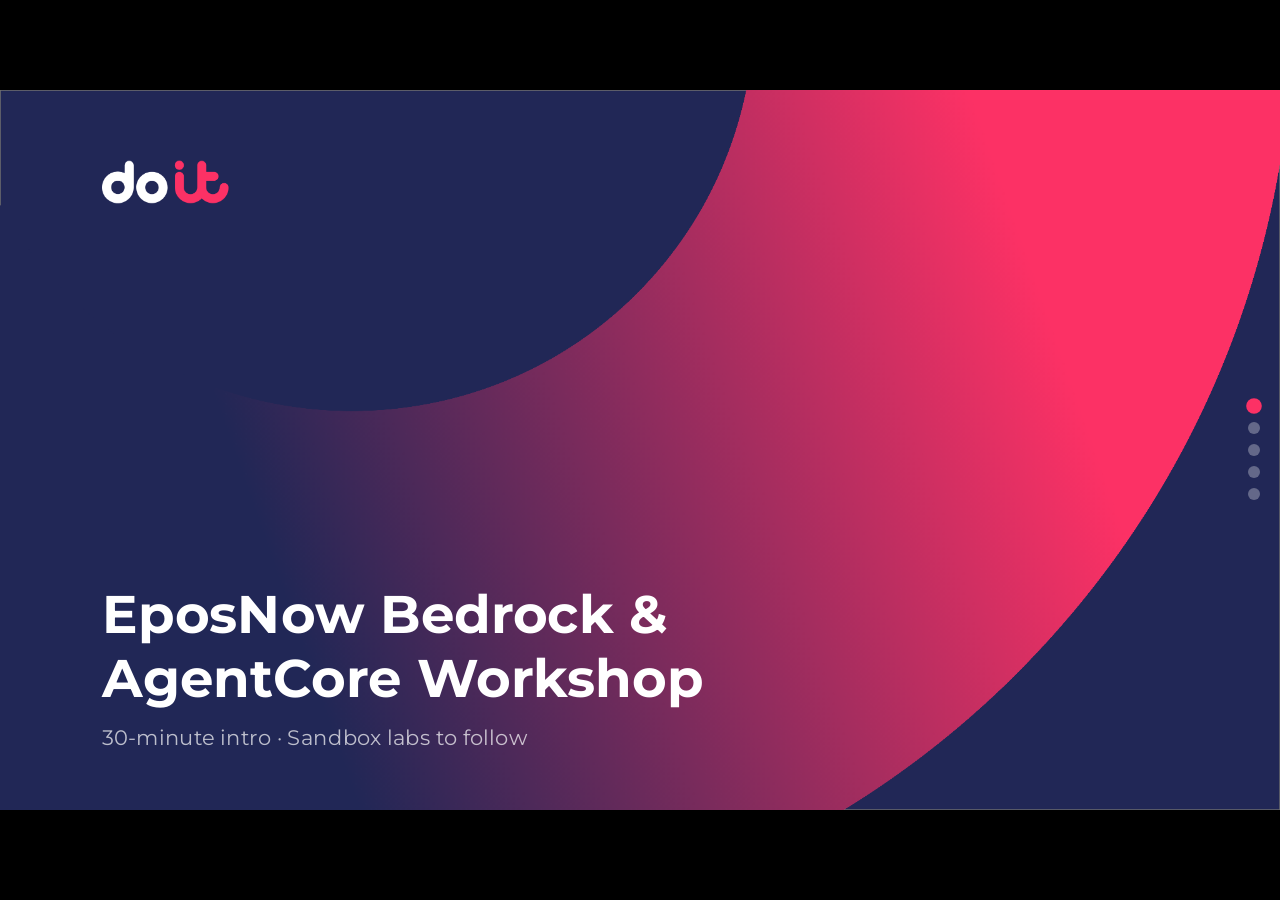
<file: slides/eposnow-bedrock-agentcore-workshop/index.html>
<!DOCTYPE html>
<html lang="en">
<head>
<meta charset="UTF-8">
<meta name="viewport" content="width=device-width, initial-scale=1.0">
<title>EposNow Bedrock &amp; AgentCore Workshop</title>
<link rel="preconnect" href="https://fonts.googleapis.com">
<link rel="preconnect" href="https://fonts.gstatic.com" crossorigin>
<link href="https://fonts.googleapis.com/css2?family=Montserrat:ital,wght@0,300;0,400;0,500;0,600;0,700;1,400&family=Quicksand:wght@400;500;600;700&display=swap" rel="stylesheet">
<style>
  :root {
    --bg-dark: #000433;
    --accent-pink: #FC3165;
    --text-white: #FFFFFF;
    --text-gray: rgba(255, 255, 255, 0.7);
    --line-pink: rgba(252, 49, 101, 0.5);
    --ease-out-expo: cubic-bezier(0.16, 1, 0.3, 1);
    --duration-normal: 0.6s;
  }
  body, html { margin:0; padding:0; background:#000; overflow:hidden; width:100vw; height:100vh; }
  .slide {
    width:1920px; height:1080px; background-color:var(--bg-dark);
    position:absolute; top:50%; left:50%;
    transform:translate(-50%,-50%) scale(var(--scale-factor,1));
    overflow:hidden; font-family:'Montserrat',sans-serif; color:var(--text-white);
    background-size:cover; background-position:center; background-repeat:no-repeat;
    opacity:0; visibility:hidden; transition:opacity 0.5s ease, visibility 0.5s ease;
  }
  .slide.active { opacity:1; visibility:visible; z-index:10; }
  .progress-bar { position:fixed; top:0; left:0; height:4px; background:var(--accent-pink); transition:width 0.3s ease; z-index:1000; }
  .nav-dots { position:fixed; right:20px; top:50%; transform:translateY(-50%); display:flex; flex-direction:column; gap:10px; z-index:1000; }
  .nav-dot { width:12px; height:12px; border-radius:50%; background:rgba(255,255,255,0.3); cursor:pointer; transition:background 0.3s ease, transform 0.3s ease; }
  .nav-dot.active { background:var(--accent-pink); transform:scale(1.3); }
  .slide-title-bg { background-image:url('assets/bg-title.png'); }
  .slide-content-bg { background-image:url('assets/bg-content.png'); }
  .logo-top-left { position:absolute; top:106px; left:153px; width:190px; }
  .footer { position:absolute; bottom:50px; right:50px; display:flex; align-items:center; gap:15px; }
  .footer span { font-size:20px; color:var(--text-gray); font-weight:400; }
  .footer img { height:35px; }
  h1 { font-family:'Montserrat',sans-serif; font-size:72px; font-weight:700; margin:0; position:absolute; top:96px; left:80px; }
  .title-slide-text { position:absolute; bottom:150px; left:153px; font-size:80px; font-weight:700; width:1600px; line-height:1.2; }
  .title-subtitle { position:absolute; bottom:90px; left:153px; font-size:32px; font-weight:400; color:var(--text-gray); }
  .content-area { position:absolute; top:190px; left:80px; right:80px; font-size:28px; line-height:1.4; font-weight:400; }
  .subtitle { font-size:32px; font-weight:600; margin-bottom:10px; }
  .intro-text { margin-bottom:20px; color:var(--text-gray); }
  ul { margin:0; padding-left:40px; list-style-type:disc; font-size:40px; line-height:1.6; }
  li { margin-bottom:15px; }
  ul ul { margin-top:15px; list-style-type:circle; font-size:36px; }
  .two-col { display:grid; grid-template-columns:1fr 1fr; gap:25px; }
  .two-col-box { background:rgba(255,255,255,0.05); padding:25px; border-radius:10px; }
  .two-col-box h3 { font-size:28px; margin:0 0 12px 0; color:var(--accent-pink); }
  .two-col-box ul { font-size:24px; padding-left:25px; }
  .two-col-box li { margin-bottom:10px; font-size:24px; }
  .two-col-box .example { font-size:20px; color:var(--text-gray); background:rgba(0,0,0,0.3); padding:12px 16px; border-radius:8px; margin-top:12px; border-left:3px solid var(--accent-pink); }
  .three-col { display:grid; grid-template-columns:1fr 1fr 1fr; gap:20px; }
  .col-box { background:rgba(255,255,255,0.05); padding:25px; border-radius:10px; border-top:4px solid var(--accent-pink); }
  .col-box h3 { font-size:26px; margin:0 0 12px 0; color:var(--accent-pink); }
  .col-box p, .col-box li { font-size:22px; line-height:1.5; }
  .col-box ul { font-size:22px; padding-left:25px; }
  .col-box li { margin-bottom:8px; }
  .callout { background:rgba(252,49,101,0.1); border:2px solid var(--accent-pink); border-radius:12px; padding:25px 30px; font-size:28px; font-weight:500; margin-top:20px; }
  .callout-icon { font-size:32px; margin-right:10px; }
  .reveal { opacity:0; transform:translateY(30px); transition:opacity var(--duration-normal) var(--ease-out-expo), transform var(--duration-normal) var(--ease-out-expo); }
  .slide.active .reveal { opacity:1; transform:translateY(0); }
  .reveal:nth-child(1){transition-delay:0.1s} .reveal:nth-child(2){transition-delay:0.2s} .reveal:nth-child(3){transition-delay:0.3s}
  .reveal:nth-child(4){transition-delay:0.4s} .reveal:nth-child(5){transition-delay:0.5s} .reveal:nth-child(6){transition-delay:0.6s}
  .reveal:nth-child(7){transition-delay:0.7s} .reveal:nth-child(8){transition-delay:0.8s}
  .click-reveal { opacity:0; transform:translateY(20px); transition:opacity 0.4s var(--ease-out-expo), transform 0.4s var(--ease-out-expo); cursor:pointer; }
  .click-reveal.visible { opacity:1; transform:translateY(0); }
  .click-hint { font-size:18px; color:var(--text-gray); font-style:italic; margin-top:15px; opacity:0.6; }
  .step-number { display:inline-block; width:40px; height:40px; line-height:40px; text-align:center; border-radius:50%; background:var(--accent-pink); color:#fff; font-weight:700; font-size:20px; margin-right:12px; flex-shrink:0; }
  .step-row { display:flex; align-items:flex-start; margin-bottom:20px; }
  .step-content { flex:1; }
  .step-content h4 { font-size:26px; margin:0 0 6px 0; font-weight:600; }
  .step-content p { font-size:22px; margin:0; color:var(--text-gray); line-height:1.4; }
  .step-content a { color:var(--accent-pink); text-decoration:none; font-weight:500; }
  .closing-list { list-style:none; padding:0; }
  .closing-list li { font-size:30px; margin-bottom:20px; padding-left:30px; position:relative; }
  .closing-list li::before { content:'→'; position:absolute; left:0; color:var(--accent-pink); font-weight:700; }

  @media print {
    @page { size:1920px 1080px; margin:0; }
    body, html { overflow:visible!important; height:auto!important; }
    .slide { position:relative!important; transform:none!important; opacity:1!important; visibility:visible!important; page-break-after:always; break-after:page; top:auto!important; left:auto!important; -webkit-print-color-adjust:exact; print-color-adjust:exact; }
    .nav-dots,.progress-bar,#speaker-notes-panel { display:none!important; }
    .reveal { opacity:1!important; transform:none!important; }
    .click-reveal { opacity:1!important; transform:none!important; }
  }

  body.presenter-mode .slide { left:8.5%!important; transform:translate(-50%,-50%) scale(calc(var(--scale-factor)*0.15))!important; }
  #speaker-notes-panel { position:fixed; top:0; right:-100%; width:83.33%; min-width:800px; height:100vh; background:#111; color:#fff; z-index:2000; transition:right 0.3s ease; border-left:2px solid var(--accent-pink); display:flex; flex-direction:column; font-family:'Quicksand',sans-serif; }
  body.presenter-mode #speaker-notes-panel { right:0; }
  #speaker-notes-header { background:#000; padding:20px; border-bottom:1px solid #333; font-weight:bold; font-size:24px; display:flex; justify-content:space-between; align-items:center; }
  .font-controls { display:flex; gap:10px; margin-right:30px; }
  .font-btn { background:#333; color:#fff; border:1px solid #555; border-radius:4px; width:36px; height:36px; font-size:24px; cursor:pointer; display:flex; align-items:center; justify-content:center; }
  .font-btn:hover { background:var(--accent-pink); border-color:var(--accent-pink); }
  .time-container { display:flex; gap:30px; align-items:center; }
  .time-block { display:flex; flex-direction:column; align-items:flex-end; }
  .time-label { font-size:14px; color:var(--text-gray); text-transform:uppercase; letter-spacing:1px; margin-bottom:4px; }
  #clock, #timer { color:var(--accent-pink); font-family:monospace; font-size:32px; }
  #speaker-notes-content { padding:40px; flex-grow:1; overflow-y:auto; font-size:32px; line-height:1.6; color:#ddd; }
  #speaker-notes-content p { margin-top:0; margin-bottom:25px; }
  #speaker-notes-content ul { font-size:32px; padding-left:30px; margin-bottom:25px; }
  #speaker-notes-content li { margin-bottom:15px; }
  .notes { display:none!important; }
</style>
</head>
<body>

<!-- Speaker Notes Panel -->
<div id="speaker-notes-panel">
  <div id="speaker-notes-header">
    <div style="display:flex;align-items:center;">
      <span style="margin-right:30px;">Speaker Notes</span>
      <div class="font-controls">
        <button class="font-btn" id="font-decrease" title="Decrease Font Size">-</button>
        <button class="font-btn" id="font-increase" title="Increase Font Size">+</button>
      </div>
    </div>
    <div class="time-container">
      <div class="time-block"><span class="time-label">Timer</span><span id="timer">00:00:00</span></div>
      <div class="time-block"><span class="time-label">Clock</span><span id="clock">00:00</span></div>
    </div>
  </div>
  <div id="speaker-notes-content">Press 'S' to toggle this panel.</div>
</div>
<!-- ==================== SLIDE 1: TITLE ==================== -->
<div class="slide slide-title-bg" id="slide1">
  <img src="assets/logo-large.png" alt="DoiT" class="logo-top-left reveal">
  <div class="title-slide-text reveal">EposNow Bedrock &amp;<br>AgentCore Workshop</div>
  <div class="title-subtitle reveal">30-minute intro · Sandbox labs to follow</div>
  <div class="notes">
    <p>Welcome, everyone. Thanks for carving out time for this.</p>
    <p>Quick logistics: this first 30 minutes is context-setting. No labs yet. After this, you'll break into sandbox environments and get hands-on with Bedrock and AgentCore directly.</p>
    <p>There are roughly 17 of you here today. If you have questions during the intro, raise them as we go. If they're lab-specific, hold them for the breakout.</p>
    <p>My goal is simple: give you enough context to know what these tools actually do, what they don't do, and why they're worth your time this afternoon.</p>
  </div>
</div>

<!-- ==================== SLIDE 2: WHY THIS MATTERS ==================== -->
<div class="slide slide-content-bg" id="slide2">
  <h1 class="reveal">Why This Matters</h1>
  <div class="content-area">
    <div class="subtitle reveal">Grounded in EposNow's actual priorities</div>
    <ul class="reveal">
      <li>Database performance under growth — query latency, connection pooling, scaling reads</li>
      <li class="click-reveal">Cost pressure — doing more without linear spend increases</li>
      <li class="click-reveal">Team enablement — your engineers building confidently, not blocked by tooling gaps</li>
    </ul>
    <div class="callout click-reveal">
      <span class="callout-icon">⚡</span>
      Bedrock and AgentCore are opportunities on the table, but they're tools, not magic. Your primary wins are still in database stability and cost control.
    </div>
    <p class="click-hint reveal">Click to reveal points</p>
  </div>
  <div class="footer reveal">
    <span>Confidential</span>
    <img src="assets/logo-small.png" alt="DoiT">
  </div>
  <div class="notes">
    <p>Start here because it's easy to lead with shiny AI features. That's not what this session is about.</p>
    <p>EposNow's immediate pain points are well understood:</p>
    <ul>
      <li>Your databases are under pressure from transaction growth. You're seeing latency creep, and connection management is getting harder as you scale horizontally.</li>
      <li>Cost discipline matters. You're an enterprise that needs to grow capability without proportional cost increases. Every new tool has to justify its compute spend.</li>
      <li>Team velocity. You have good engineers, but they need to move fast with confidence. That means clear tooling, good documentation, and patterns they can repeat.</li>
    </ul>
    <p>The callout is intentional: Bedrock and AgentCore are genuinely useful, but they sit on top of a stable foundation. If your data layer is shaky, AI features won't save you. They'll amplify the problem.</p>
    <p>So today's framing: these are tools that can accelerate specific workflows. Let's see what they actually do.</p>
  </div>
</div>

<!-- ==================== SLIDE 3: BEDROCK VS AGENTCORE ==================== -->
<div class="slide slide-content-bg" id="slide3">
  <h1 class="reveal">Bedrock vs AgentCore</h1>
  <div class="content-area">
    <div class="two-col reveal">
      <div class="two-col-box">
        <h3>Amazon Bedrock</h3>
        <ul>
          <li>Model access — Claude, Llama, Titan, Cohere</li>
          <li>RAG (Retrieval-Augmented Generation)</li>
          <li>Prompt engineering and guardrails</li>
          <li>Single-turn inference, knowledge bases</li>
        </ul>
        <div class="example click-reveal">
          <strong>Example:</strong> A customer asks "what's your returns policy for sale items?" — Bedrock retrieves the right policy doc and generates a precise answer. One question, one answer, done.
        </div>
      </div>
      <div class="two-col-box">
        <h3>Amazon AgentCore</h3>
        <ul>
          <li>Multi-step orchestration</li>
          <li>Tool use and system integration</li>
          <li>Workflow chaining and decision logic</li>
          <li>Agent identity, memory, session management</li>
        </ul>
        <div class="example click-reveal">
          <strong>Example:</strong> An agent checks order status, finds a delivery exception, looks up the refund policy, drafts a resolution email, and queues it for approval. Five steps, no human in the loop until sign-off.
        </div>
      </div>
    </div>
    <div class="callout click-reveal">
      <span class="callout-icon">🔑</span>
      Bedrock is the brain. AgentCore is the hands. You need both for anything beyond simple Q&amp;A.
    </div>
    <p class="click-hint reveal">Click to reveal examples</p>
  </div>
  <div class="footer reveal">
    <span>Confidential</span>
    <img src="assets/logo-small.png" alt="DoiT">
  </div>
  <div class="notes">
    <p>This is the core distinction, and it's worth getting right before the labs.</p>
    <p><strong>Bedrock</strong> is where the models live. It's a managed service that gives you access to foundation models — Claude from Anthropic, Meta's Llama, Amazon's own Titan, Cohere for embeddings. You use it for:</p>
    <ul>
      <li>Generating text responses from prompts</li>
      <li>RAG: attaching a knowledge base (your docs, your data) so the model answers from your content, not its training data</li>
      <li>Guardrails: content filtering, topic blocking, PII redaction</li>
    </ul>
    <p>The key mental model: Bedrock handles single-turn interactions. You ask, it answers. It can be sophisticated (RAG, multi-doc retrieval), but it's fundamentally request-response.</p>
    <p><strong>AgentCore</strong> is the orchestration layer. It takes Bedrock's inference capability and chains it into multi-step workflows. An agent can:</p>
    <ul>
      <li>Call APIs (your internal systems, third-party services)</li>
      <li>Make decisions based on intermediate results</li>
      <li>Maintain session state across multiple turns</li>
      <li>Hand off between sub-agents for different domains</li>
    </ul>
    <p>The example on the right is deliberate — that five-step workflow is exactly the kind of thing EposNow could build for CS ticket resolution or order management. But it depends on Bedrock underneath for the actual language understanding.</p>
    <p>In the labs this afternoon, you'll work with both. Bedrock labs first (model access, RAG setup), then AgentCore labs (building an agent that uses tools).</p>
  </div>
</div>

<!-- ==================== SLIDE 4: GETTING STARTED ==================== -->
<div class="slide slide-content-bg" id="slide4">
  <h1 class="reveal">Getting Started</h1>
  <div class="content-area">
    <div class="subtitle reveal">AWS Builder Center Sandbox Setup</div>
    <div class="intro-text reveal">You need a working sandbox before labs begin. No sandbox, no labs.</div>

    <div class="step-row reveal">
      <span class="step-number">1</span>
      <div class="step-content">
        <h4>What it is</h4>
        <p>A temporary, isolated AWS account pre-configured with Bedrock model access and the permissions you need. No cost to you, no risk to production.</p>
      </div>
    </div>

    <div class="step-row click-reveal">
      <span class="step-number">2</span>
      <div class="step-content">
        <h4>How to access it</h4>
        <p>Open the Workshop Studio link and sign in with your email. You'll get a dedicated AWS console session.</p>
        <p><a href="https://catalog.us-east-1.prod.workshops.aws/workshops/cdbce152-b193-43df-8099-908ee2d1a6e4/en-US/aws-hosted">catalog.us-east-1.prod.workshops.aws/workshops/cdbce152-b193-43df-8099-908ee2d1a6e4</a></p>
      </div>
    </div>

    <div class="step-row click-reveal">
      <span class="step-number">3</span>
      <div class="step-content">
        <h4>Why it matters</h4>
        <p>The labs call Bedrock APIs and deploy agent configurations. Without sandbox access, you'll be watching, not doing. Set this up during the break before labs start.</p>
      </div>
    </div>

    <p class="click-hint reveal">Click to reveal steps</p>
  </div>
  <div class="footer reveal">
    <span>Confidential</span>
    <img src="assets/logo-small.png" alt="DoiT">
  </div>
  <div class="notes">
    <p>This is the practical blocker. Emphasise it clearly.</p>
    <p><strong>Step 1 — What it is:</strong> AWS Workshop Studio provides temporary sandbox accounts. They're fully isolated from EposNow's production environment. Pre-provisioned with Bedrock model access (Claude, Titan Embeddings), IAM roles for the lab exercises, and any supporting infrastructure (S3 buckets, sample data). They expire after the workshop — nothing persists.</p>
    <p><strong>Step 2 — How to access:</strong> The URL goes to Workshop Studio. They'll need to:</p>
    <ul>
      <li>Click "Join workshop"</li>
      <li>Enter the event access code (you'll provide this at lab time)</li>
      <li>Sign in with their email (no AWS account required)</li>
      <li>They'll land in a provisioned console with everything ready</li>
    </ul>
    <p>If anyone has corporate firewall issues accessing the URL, they should flag it now so we can troubleshoot during the break.</p>
    <p><strong>Step 3 — Why it matters:</strong> Be blunt here. If they don't have sandbox access working, they cannot participate in the labs. It's not optional. The break between this intro and the labs is the time to get it sorted. We'll have people floating to help with access issues.</p>
    <p>Suggest they bookmark the URL now, or open it in a tab, so they're ready to go when the break ends.</p>
  </div>
</div>

<!-- ==================== SLIDE 5: WHAT'S NEXT ==================== -->
<div class="slide slide-content-bg" id="slide5">
  <h1 class="reveal">What's Next</h1>
  <div class="content-area">
    <div class="subtitle reveal">This afternoon's lab tracks</div>

    <ul class="closing-list reveal">
      <li><strong>Track 1: Bedrock</strong> — Model access, RAG with knowledge bases, prompt engineering with guardrails</li>
      <li class="click-reveal"><strong>Track 2: AgentCore</strong> — Build a multi-step agent, connect tools, test orchestration workflows</li>
      <li class="click-reveal"><strong>Format:</strong> Self-paced with facilitators. Work at your own speed. Ask questions freely.</li>
      <li class="click-reveal"><strong>Expectations:</strong> Get stuck, that's the point. We're here to unblock you, not upsell you.</li>
    </ul>

    <div class="callout click-reveal">
      <span class="callout-icon">🤝</span>
      Questions during labs: raise a hand, post in the chat, or grab a facilitator. No question is too basic.
    </div>
    <p class="click-hint reveal">Click to reveal points</p>
  </div>
  <div class="footer reveal">
    <span>Confidential</span>
    <img src="assets/logo-small.png" alt="DoiT">
  </div>
  <div class="notes">
    <p>Close with clarity on what happens next. No ambiguity.</p>
    <p><strong>Lab tracks:</strong></p>
    <ul>
      <li>Bedrock track comes first. Everyone does this. You'll invoke models directly, set up a RAG pipeline with a knowledge base, and configure guardrails. This gives you the foundation.</li>
      <li>AgentCore track follows. You'll build an agent that uses tools (Lambda functions acting as API integrations), chains multiple steps together, and handles conditional logic. This is where it gets interesting.</li>
    </ul>
    <p><strong>Format:</strong> These are self-paced labs with step-by-step instructions in the Workshop Studio environment. You're not racing anyone. Some of you will finish early and explore extensions; others will take the full time on the core exercises. Both are fine.</p>
    <p><strong>Facilitators:</strong> We have people roaming specifically to help when you hit a wall. Don't sit stuck for 10 minutes staring at an error — flag it immediately. That's what we're here for.</p>
    <p><strong>Tone check:</strong> This is not a sales pitch for managed services. This is hands-on time with tools that might be useful for EposNow's roadmap. You'll form your own opinions by the end of the afternoon. Our job is to make sure the environment works and the concepts land.</p>
    <p>Any questions before we break? (Pause.) Right. Get your sandbox access sorted, grab a coffee, and we'll reconvene for labs in 15 minutes.</p>
  </div>
</div>

<!-- ==================== JAVASCRIPT ==================== -->
<script>
class SlidePresentation {
  constructor() {
    this.slides = document.querySelectorAll('.slide');
    this.currentSlide = 0;
    this.channel = new BroadcastChannel('presentation-sync');
    this.isPresenterMode = false;
    this.setupScaling();
    this.setupNavigation();
    this.setupProgressBar();
    this.setupNavDots();
    this.setupClock();
    this.setupNotesControls();
    this.setupClickReveal();
    this.channel.onmessage = (event) => {
      if (event.data.type === 'NAVIGATE' && event.data.slideIndex !== this.currentSlide) {
        this.goToSlide(event.data.slideIndex, false);
      }
    };
    this.goToSlide(0, false);
  }
  setupScaling() {
    const resize = () => {
      const scale = Math.min(window.innerWidth / 1920, window.innerHeight / 1080);
      document.documentElement.style.setProperty('--scale-factor', scale);
    };
    window.addEventListener('resize', resize);
    resize();
  }
  setupNavigation() {
    document.addEventListener('keydown', (e) => {
      if (e.key === 'ArrowRight' || e.key === 'PageDown') { e.preventDefault(); this.nextSlide(); }
      else if (e.key === ' ') { e.preventDefault(); this.revealNextOrAdvance(); }
      else if (e.key === 'ArrowLeft' || e.key === 'PageUp') { e.preventDefault(); this.prevSlide(); }
      else if (e.key.toLowerCase() === 's') { this.togglePresenterMode(); }
    });
    let touchStartX = 0;
    document.addEventListener('touchstart', e => { touchStartX = e.changedTouches[0].screenX; });
    document.addEventListener('touchend', e => {
      const touchEndX = e.changedTouches[0].screenX;
      if (touchStartX - touchEndX > 50) this.revealNextOrAdvance();
      else if (touchEndX - touchStartX > 50) this.prevSlide();
    });
  }
  setupClickReveal() {
    document.querySelectorAll('.slide').forEach(slide => {
      slide.addEventListener('click', (e) => {
        if (e.target.closest('.nav-dot') || e.target.closest('#speaker-notes-panel') || e.target.closest('.font-btn')) return;
        this.revealNextInSlide(slide);
      });
    });
  }
  revealNextInSlide(slide) {
    const hidden = slide.querySelectorAll('.click-reveal:not(.visible)');
    if (hidden.length > 0) {
      hidden[0].classList.add('visible');
      if (hidden.length === 1) {
        const hint = slide.querySelector('.click-hint');
        if (hint) hint.style.display = 'none';
      }
    }
  }
  revealNextOrAdvance() {
    const currentSlideEl = this.slides[this.currentSlide];
    const hidden = currentSlideEl.querySelectorAll('.click-reveal:not(.visible)');
    if (hidden.length > 0) {
      hidden[0].classList.add('visible');
      if (hidden.length === 1) {
        const hint = currentSlideEl.querySelector('.click-hint');
        if (hint) hint.style.display = 'none';
      }
    } else {
      this.nextSlide();
    }
  }
  togglePresenterMode() {
    this.isPresenterMode = !this.isPresenterMode;
    if (this.isPresenterMode) {
      document.body.classList.add('presenter-mode');
      this.updateSpeakerNotes();
      if (this.startTimer) this.startTimer();
    } else {
      document.body.classList.remove('presenter-mode');
    }
  }
  setupNotesControls() {
    this.notesFontSize = 32;
    const btnInc = document.getElementById('font-increase');
    const btnDec = document.getElementById('font-decrease');
    const content = document.getElementById('speaker-notes-content');
    if (btnInc && btnDec && content) {
      btnInc.addEventListener('click', () => {
        this.notesFontSize += 4;
        content.style.fontSize = this.notesFontSize + 'px';
        content.querySelectorAll('ul').forEach(ul => ul.style.fontSize = this.notesFontSize + 'px');
      });
      btnDec.addEventListener('click', () => {
        this.notesFontSize = Math.max(16, this.notesFontSize - 4);
        content.style.fontSize = this.notesFontSize + 'px';
        content.querySelectorAll('ul').forEach(ul => ul.style.fontSize = this.notesFontSize + 'px');
      });
    }
  }
  setupClock() {
    setInterval(() => {
      const now = new Date();
      const clock = document.getElementById('clock');
      if (clock) clock.innerText = now.toLocaleTimeString([], {hour:'2-digit',minute:'2-digit'});
    }, 1000);
    this.startTime = null;
    this.timerInterval = null;
    this.startTimer = () => {
      if (!this.startTime) {
        this.startTime = Date.now();
        this.timerInterval = setInterval(() => {
          const elapsed = Math.floor((Date.now() - this.startTime) / 1000);
          const h = String(Math.floor(elapsed / 3600)).padStart(2, '0');
          const m = String(Math.floor((elapsed % 3600) / 60)).padStart(2, '0');
          const s = String(elapsed % 60).padStart(2, '0');
          const timer = document.getElementById('timer');
          if (timer) timer.innerText = h + ':' + m + ':' + s;
        }, 1000);
      }
    };
    const timerEl = document.getElementById('timer');
    if (timerEl) {
      timerEl.style.cursor = 'pointer';
      timerEl.title = 'Click to reset timer';
      timerEl.addEventListener('click', () => { this.startTime = Date.now(); timerEl.innerText = '00:00:00'; });
    }
  }
  setupProgressBar() {
    const bar = document.createElement('div');
    bar.className = 'progress-bar';
    document.body.appendChild(bar);
    this.progressBar = bar;
  }
  setupNavDots() {
    const dotsContainer = document.createElement('nav');
    dotsContainer.className = 'nav-dots';
    this.slides.forEach((_, i) => {
      const dot = document.createElement('div');
      dot.className = 'nav-dot';
      dot.addEventListener('click', () => this.goToSlide(i));
      dotsContainer.appendChild(dot);
    });
    document.body.appendChild(dotsContainer);
    this.dots = Array.from(dotsContainer.children);
  }
  updateSpeakerNotes() {
    const notesContent = document.getElementById('speaker-notes-content');
    if (!notesContent) return;
    const activeSlide = this.slides[this.currentSlide];
    const notesEl = activeSlide.querySelector('.notes');
    if (notesEl) notesContent.innerHTML = notesEl.innerHTML;
    else notesContent.innerHTML = '<p style="color:#666;font-style:italic;">No notes for this slide.</p>';
  }
  goToSlide(index, broadcast = true) {
    if (index < 0 || index >= this.slides.length) return;
    this.slides[this.currentSlide].classList.remove('active');
    if (this.dots) this.dots[this.currentSlide].classList.remove('active');
    this.currentSlide = index;
    this.slides[this.currentSlide].classList.add('active');
    if (this.dots) this.dots[this.currentSlide].classList.add('active');
    if (this.progressBar) {
      const progress = (this.currentSlide / (this.slides.length - 1)) * 100;
      this.progressBar.style.width = progress + '%';
    }
    if (this.isPresenterMode) this.updateSpeakerNotes();
    if (broadcast) this.channel.postMessage({ type: 'NAVIGATE', slideIndex: index });
  }
  nextSlide() { this.goToSlide(this.currentSlide + 1); }
  prevSlide() { this.goToSlide(this.currentSlide - 1); }
}
new SlidePresentation();
</script>
</body>
</html>
</file>
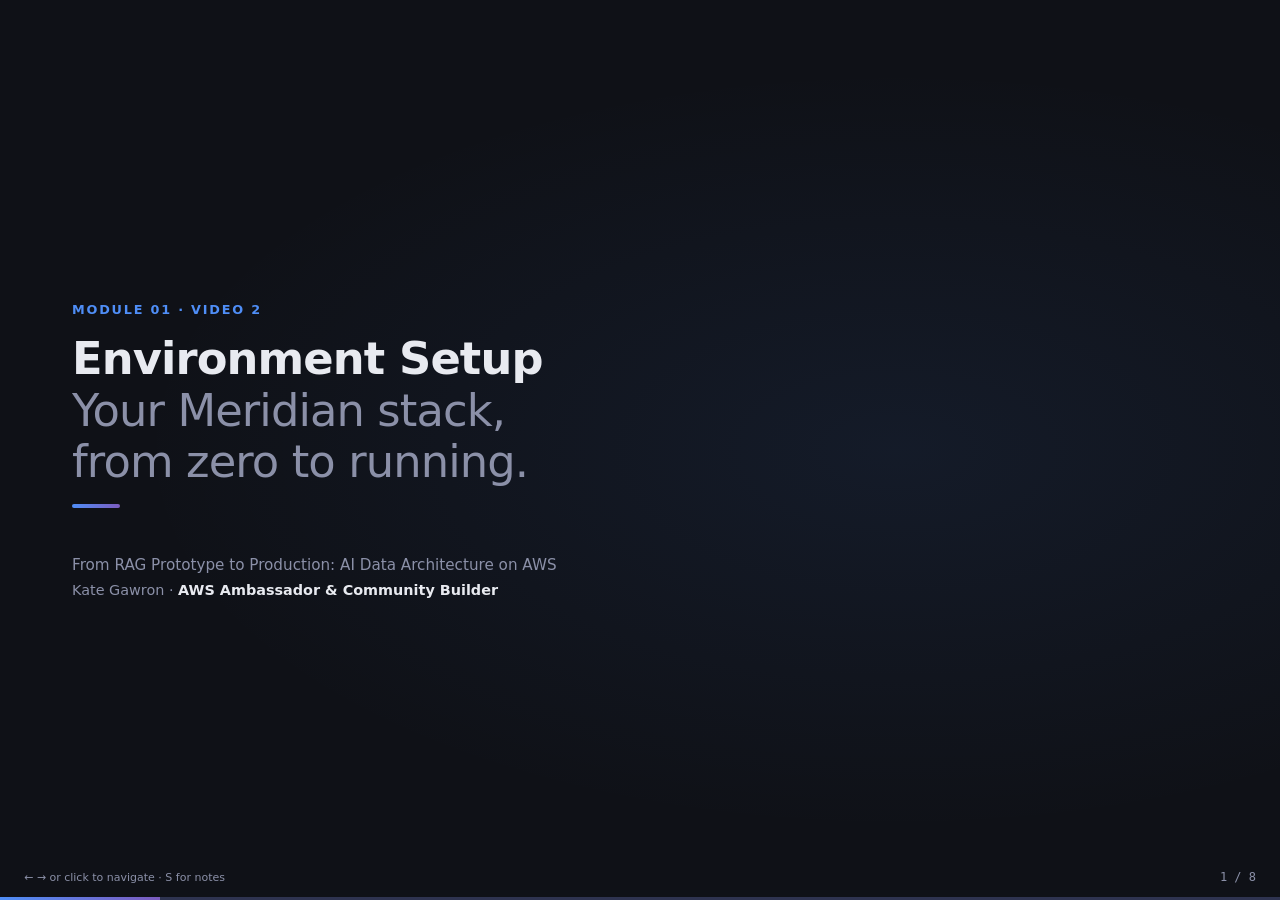
<file: slides/module-01-setup/index.html>
<!DOCTYPE html>
<html lang="en">
<head>
<meta charset="UTF-8">
<meta name="viewport" content="width=device-width, initial-scale=1.0">
<title>Module 1 Video 2: Environment Setup — From RAG Prototype to Production</title>
<style>
  :root {
    --bg: #0f1117;
    --surface: #1a1d27;
    --surface2: #22263a;
    --border: #2e3350;
    --accent: #4f8ef7;
    --accent2: #7c5cbf;
    --green: #3ecf8e;
    --orange: #f5a623;
    --red: #e05c5c;
    --text: #e8eaf0;
    --text-muted: #8b90a8;
    --mono: 'JetBrains Mono', 'Fira Code', monospace;
    --sans: 'Inter', 'Segoe UI', system-ui, sans-serif;
  }

  * { box-sizing: border-box; margin: 0; padding: 0; }

  body {
    background: var(--bg);
    color: var(--text);
    font-family: var(--sans);
    height: 100vh;
    overflow: hidden;
  }

  .deck { width: 100%; height: 100vh; position: relative; }

  .slide {
    position: absolute;
    inset: 0;
    display: none;
    padding: 56px 72px;
    flex-direction: column;
    justify-content: center;
  }
  .slide.active { display: flex; }

  .progress { position: fixed; bottom: 0; left: 0; right: 0; height: 3px; background: var(--border); z-index: 100; }
  .progress-fill { height: 100%; background: linear-gradient(90deg, var(--accent), var(--accent2)); transition: width 0.3s ease; }
  .counter { position: fixed; bottom: 16px; right: 24px; font-size: 12px; color: var(--text-muted); z-index: 100; font-family: var(--mono); }
  .nav-hint { position: fixed; bottom: 16px; left: 24px; font-size: 11px; color: var(--text-muted); z-index: 100; }

  h1 { font-size: 2.8rem; font-weight: 700; line-height: 1.15; letter-spacing: -0.02em; }
  h2 { font-size: 2rem; font-weight: 700; line-height: 1.2; letter-spacing: -0.01em; }
  h3 { font-size: 1.3rem; font-weight: 600; }
  p { font-size: 1.05rem; line-height: 1.7; color: var(--text-muted); }
  .label { font-size: 0.75rem; font-weight: 600; letter-spacing: 0.12em; text-transform: uppercase; color: var(--accent); margin-bottom: 12px; }
  .accent-line { width: 48px; height: 4px; background: linear-gradient(90deg, var(--accent), var(--accent2)); border-radius: 2px; margin: 16px 0 24px; }
  code { font-family: var(--mono); background: var(--surface2); padding: 2px 8px; border-radius: 4px; font-size: 0.9rem; }

  .card { background: var(--surface); border: 1px solid var(--border); border-radius: 12px; padding: 24px 28px; }
  .card-grid { display: grid; gap: 16px; }
  .card-grid-2 { grid-template-columns: 1fr 1fr; }
  .card-grid-3 { grid-template-columns: 1fr 1fr 1fr; }
  .two-col { display: grid; grid-template-columns: 1fr 1fr; gap: 40px; align-items: start; }

  .callout { background: rgba(79,142,247,0.08); border: 1px solid rgba(79,142,247,0.25); border-left: 4px solid var(--accent); border-radius: 8px; padding: 16px 20px; font-size: 0.95rem; color: var(--text); line-height: 1.6; margin-top: 20px; }
  .callout-warn { background: rgba(245,166,35,0.08); border-color: rgba(245,166,35,0.25); border-left-color: var(--orange); }

  .bullet-list { list-style: none; margin-top: 16px; }
  .bullet-list li { display: flex; gap: 12px; align-items: flex-start; padding: 8px 0; font-size: 0.9rem; line-height: 1.5; color: var(--text-muted); border-bottom: 1px solid var(--border); }
  .bullet-list li:last-child { border-bottom: none; }
  .bullet-list li::before { content: '→'; color: var(--accent); font-weight: 700; flex-shrink: 0; margin-top: 1px; }
  .bullet-list li strong { color: var(--text); }

  .cmd-block { background: var(--surface); border: 1px solid var(--border); border-radius: 10px; padding: 20px 24px; font-family: var(--mono); font-size: 0.85rem; line-height: 1.8; color: var(--green); margin-top: 16px; overflow-x: auto; }
  .cmd-block .comment { color: var(--text-muted); }
  .cmd-block .prompt { color: var(--text-muted); user-select: none; }

  .tag { display: inline-block; padding: 4px 12px; border-radius: 20px; font-size: 0.75rem; font-weight: 600; letter-spacing: 0.06em; text-transform: uppercase; }
  .tag-blue { background: rgba(79,142,247,0.15); color: var(--accent); border: 1px solid rgba(79,142,247,0.3); }
  .tag-green { background: rgba(62,207,142,0.12); color: var(--green); border: 1px solid rgba(62,207,142,0.25); }
  .tag-orange { background: rgba(245,166,35,0.12); color: var(--orange); border: 1px solid rgba(245,166,35,0.25); }

  .stat-grid { display: grid; grid-template-columns: repeat(3, 1fr); gap: 16px; margin-top: 24px; }
  .stat-block { background: var(--surface); border: 1px solid var(--border); border-radius: 10px; padding: 20px; text-align: center; }
  .stat-block .stat-num { font-size: 1.8rem; font-weight: 800; color: var(--accent); font-family: var(--mono); line-height: 1; }
  .stat-block .stat-label { font-size: 0.75rem; color: var(--text-muted); margin-top: 6px; font-weight: 500; }

  [data-step] { opacity: 0; transform: translateY(16px); transition: opacity 0.4s ease, transform 0.4s ease; }
  [data-step].step-visible { opacity: 1; transform: translateY(0); }
  .notes { display: none; }

  #s-title { background: radial-gradient(ellipse at 70% 50%, rgba(79,142,247,0.08) 0%, transparent 60%), var(--bg); justify-content: center; }
</style>
</head>
<body>
<div class="deck" id="deck">

  <!-- SLIDE 1: TITLE -->
  <div class="slide active" id="s-title">
    <div style="font-size: 0.8rem; font-weight: 600; letter-spacing: 0.14em; text-transform: uppercase; color: var(--accent); margin-bottom: 16px;">Module 01 · Video 2</div>
    <h1>Environment Setup</h1>
    <h1 style="color: var(--text-muted); font-weight: 400;">Your Meridian stack,<br>from zero to running.</h1>
    <div class="accent-line"></div>
    <div style="margin-top: 24px; font-size: 0.95rem; color: var(--text-muted);">From RAG Prototype to Production: AI Data Architecture on AWS</div>
    <div style="margin-top: 8px; font-size: 0.9rem; color: var(--text-muted);">Kate Gawron · <strong style="color:var(--text)">AWS Ambassador &amp; Community Builder</strong></div>
    <div class="notes">
      Brief intro. "Before we get into the technical content, let's get your environment set up. By the end of this video you'll have the full Meridian stack deployed on your own AWS account, all the data loaded, and both Ridge Assist and Ridge Insight running. Takes about 30 minutes, mostly waiting for AWS."
    </div>
  </div>

  <!-- SLIDE 2: WHAT YOU'LL DEPLOY -->
  <div class="slide" id="s-overview">
    <div class="label">What you're building</div>
    <h2>The Meridian lab environment</h2>
    <div class="accent-line"></div>
    <div class="two-col">
      <div>
        <p style="margin-bottom: 20px;">Two CloudFormation stacks give you everything. No manual console clicking, no hidden steps.</p>
        <div class="card" style="margin-bottom: 12px;">
          <div style="color: var(--accent); font-size: 0.7rem; font-weight: 700; letter-spacing: 0.1em; text-transform: uppercase; margin-bottom: 8px;">Stack 1: meridian-base</div>
          <ul class="bullet-list" style="margin-top: 8px;">
            <li><strong>Aurora PostgreSQL</strong> Serverless v2 with pgvector</li>
            <li><strong>DynamoDB</strong> tables (sessions, conversations, memory)</li>
            <li><strong>ElastiCache Valkey</strong> for caching and memory</li>
            <li><strong>S3 buckets</strong> for data and policy documents</li>
            <li><strong>VPC, IAM, KMS</strong> foundations</li>
          </ul>
        </div>
        <div class="card">
          <div style="color: var(--accent2); font-size: 0.7rem; font-weight: 700; letter-spacing: 0.1em; text-transform: uppercase; margin-bottom: 8px;">Stack 2: meridian-web</div>
          <ul class="bullet-list" style="margin-top: 8px;">
            <li><strong>Ridge Assist</strong> customer shop (S3 static site)</li>
            <li><strong>Ridge Insight</strong> internal CRM (S3 static site)</li>
            <li><strong>API Gateway + Lambda</strong> backend</li>
          </ul>
        </div>
      </div>
      <div>
        <div class="stat-grid" style="grid-template-columns: 1fr 1fr;">
          <div class="stat-block"><div class="stat-num">£2</div><div class="stat-label">Deploy + seed cost</div></div>
          <div class="stat-block"><div class="stat-num">~30m</div><div class="stat-label">Total setup time</div></div>
          <div class="stat-block"><div class="stat-num">£1.50</div><div class="stat-label">Per day running</div></div>
          <div class="stat-block"><div class="stat-num">0</div><div class="stat-label">Bedrock cost (seed)</div></div>
        </div>
        <div class="callout callout-warn" style="margin-top: 20px;">
          <strong>Always tear down.</strong> Run <code>make destroy-all</code> when you finish a session. Forgetting for a week costs £100-180.
        </div>
      </div>
    </div>
    <div class="notes">
      "Two stacks. The base gives you all the data infrastructure — Aurora with pgvector, DynamoDB, Valkey, S3. The web stack gives you the Ridge frontends and an API. Total cost to deploy and seed is under two quid. But leave it running and it adds up, so always tear down when you're done."
    </div>
  </div>

  <!-- SLIDE 3: PREREQUISITES -->
  <div class="slide" id="s-prereqs">
    <div class="label">Before you start</div>
    <h2>Prerequisites</h2>
    <div class="accent-line"></div>
    <div class="card-grid card-grid-2">
      <div class="card">
        <h3 style="font-size: 0.95rem; margin-bottom: 12px;">You need</h3>
        <ul class="bullet-list" style="margin-top: 0;">
          <li><strong>AWS account</strong> with admin permissions</li>
          <li><strong>Python 3.11+</strong></li>
          <li><strong>AWS CLI</strong> configured</li>
          <li><strong>Git</strong></li>
          <li>A terminal (macOS, Linux, or WSL2)</li>
        </ul>
      </div>
      <div class="card">
        <h3 style="font-size: 0.95rem; margin-bottom: 12px;">We'll configure</h3>
        <ul class="bullet-list" style="margin-top: 0;">
          <li>AWS profile <code>ridge-course-dev</code></li>
          <li>Region <code>eu-west-1</code> (overridable)</li>
          <li>Python venv with all dependencies</li>
          <li>CloudFormation stacks via Makefile</li>
        </ul>
      </div>
    </div>
    <div class="callout" style="margin-top: 20px;">
      The full prerequisite list and IAM permissions are in <code>SETUP.md</code> in the repo. If you get stuck, check there first.
    </div>
    <div class="notes">
      "Quick checklist. AWS account, Python 3.11 or later, AWS CLI, git, and a terminal. That's it. We'll configure the rest together now. If you're watching this and thinking 'I need to set up an AWS account first' — pause the video, do that, come back. The SETUP.md in the repo has the full details."
    </div>
  </div>

  <!-- SLIDE 4: COMMANDS -->
  <div class="slide" id="s-commands">
    <div class="label">The whole setup</div>
    <h2>Six commands, then you're done</h2>
    <div class="accent-line"></div>
    <div class="cmd-block">
      <span class="comment"># 1. Clone and install</span><br>
      <span class="prompt">$ </span>git clone https://github.com/kandmgawron/dataforai.git && cd dataforai<br>
      <span class="prompt">$ </span>python3 -m venv .venv && source .venv/bin/activate<br>
      <span class="prompt">$ </span>pip install -r requirements.txt<br><br>
      <span class="comment"># 2. Configure AWS profile</span><br>
      <span class="prompt">$ </span>aws configure --profile ridge-course-dev<br><br>
      <span class="comment"># 3. Deploy infrastructure</span><br>
      <span class="prompt">$ </span>make deploy-base<br>
      <span class="prompt">$ </span>make deploy-web<br><br>
      <span class="comment"># 4. Load the data</span><br>
      <span class="prompt">$ </span>make seed-data<br><br>
      <span class="comment"># 5. When you're done for the day</span><br>
      <span class="prompt">$ </span>make destroy-all
    </div>
    <div class="notes">
      "That's it. Six commands. Clone, install, configure your profile, deploy the two stacks, seed the data. When you're done for the day, destroy-all tears it down. On your next session, deploy-base, deploy-web, seed-data — same thing again. The seed is idempotent, ON CONFLICT DO NOTHING, so it's safe to re-run."
    </div>
  </div>

  <!-- SLIDE 5: THE DATA -->
  <div class="slide" id="s-data">
    <div class="label">What gets loaded</div>
    <h2>The Meridian dataset</h2>
    <div class="accent-line"></div>
    <p style="margin-bottom: 16px;">Pre-generated synthetic data. No Bedrock calls during seed, no generation costs.</p>
    <div class="stat-grid" style="grid-template-columns: repeat(5, 1fr);">
      <div class="stat-block"><div class="stat-num">40k</div><div class="stat-label">Products</div></div>
      <div class="stat-block"><div class="stat-num">5k</div><div class="stat-label">Customers</div></div>
      <div class="stat-block"><div class="stat-num">200k</div><div class="stat-label">Reviews</div></div>
      <div class="stat-block"><div class="stat-num">50k</div><div class="stat-label">Conversations</div></div>
      <div class="stat-block"><div class="stat-num">40</div><div class="stat-label">Policy docs</div></div>
    </div>
    <div class="two-col" style="margin-top: 24px;">
      <div class="card">
        <h3 style="font-size: 0.9rem; margin-bottom: 8px;">Where it lives</h3>
        <ul class="bullet-list" style="margin-top: 0;">
          <li><strong>Aurora PostgreSQL</strong> — products, customers, reviews, policy metadata</li>
          <li><strong>DynamoDB</strong> — conversations (customer_id + conversation_id)</li>
          <li><strong>S3</strong> — policy .txt documents, raw data files</li>
        </ul>
      </div>
      <div class="card">
        <h3 style="font-size: 0.9rem; margin-bottom: 8px;">What's intentionally messy</h3>
        <ul class="bullet-list" style="margin-top: 0;">
          <li>Colour data uses <strong>inconsistent naming</strong> ("red" vs "fiery_red")</li>
          <li>Some fields only in <strong>descriptions</strong>, not structured data</li>
          <li>Gender and materials <strong>missing from schema</strong> entirely</li>
          <li>This is the problem we're solving with AI</li>
        </ul>
      </div>
    </div>
    <div class="notes">
      "Forty thousand products, five thousand customers, two hundred thousand reviews, fifty thousand conversations, and forty policy documents. All pre-generated, all in the parquet files in the repo. The seed just loads them into Aurora and DynamoDB — no Bedrock calls, no cost.

      One thing to notice: the data is intentionally messy. Colours use different names across suppliers. Some product attributes only exist in the description text, not in structured fields. Gender exists in the source data but never made it into the database schema. This is realistic. This is what real supplier data looks like. And it's exactly the problem that embeddings and semantic search solve."
    </div>
  </div>

  <!-- SLIDE 6: RIDGE DEMO -->
  <div class="slide" id="s-demo">
    <div class="label">What you'll see</div>
    <h2>Ridge Assist + Ridge Insight</h2>
    <div class="accent-line"></div>
    <div class="two-col">
      <div class="card">
        <div style="color: var(--accent); font-size: 0.7rem; font-weight: 700; letter-spacing: 0.1em; text-transform: uppercase; margin-bottom: 12px;">Ridge Assist — Customer Shop</div>
        <ul class="bullet-list" style="margin-top: 0;">
          <li>Product catalogue with <strong>category filters</strong></li>
          <li>Search bar — currently <strong>SQL LIKE only</strong></li>
          <li>Product detail showing <strong>raw supplier data</strong></li>
          <li>Chat widget (questions queue for staff)</li>
          <li>Colour and price filters that <strong>demonstrate where traditional search fails</strong></li>
        </ul>
      </div>
      <div class="card">
        <div style="color: #a07be0; font-size: 0.7rem; font-weight: 700; letter-spacing: 0.1em; text-transform: uppercase; margin-bottom: 12px;">Ridge Insight — Internal CRM</div>
        <ul class="bullet-list" style="margin-top: 0;">
          <li>Customer lookup by name, email, or ID</li>
          <li>Customer detail with <strong>conversation history</strong></li>
          <li>Conversations queue from Ridge Assist chat</li>
          <li>Policy document browser</li>
          <li>Product search with stock levels</li>
        </ul>
      </div>
    </div>
    <div class="callout" style="margin-top: 20px;">
      Both sites start "dumb" — basic SQL queries, no AI. As we add datastores through the course, these same frontends gain <strong>vector search, embeddings, memory, and RAG capabilities</strong>.
    </div>
    <div class="notes">
      "Once the stack is up, open Ridge Assist — that's the customer-facing shop. Browse the products, try a search. Try searching for 'red waterproof jacket under 150 pounds'. Notice it fails. Try the colour filter with 'red' — some results. Try 'fiery_red' — one result. That's the teaching point. Traditional structured search breaks when your data is inconsistent.

      Ridge Insight is the internal tool. Staff can look up customers, see their conversations, browse policies. Right now it's all basic SQL. No intelligence. By the end of this course, both of these will have vector search, semantic understanding, and conversational memory."
    </div>
  </div>

  <!-- SLIDE 7: PROGRESSIVE ENHANCEMENT -->
  <div class="slide" id="s-progressive">
    <div class="label">The journey</div>
    <h2>How these sites evolve</h2>
    <div class="accent-line"></div>
    <div style="display: grid; gap: 10px; margin-top: 4px;">
      <div style="display: flex; gap: 20px; align-items: center; padding: 14px 20px; background: var(--surface); border: 1px solid var(--border); border-radius: 10px;" data-step="1">
        <span class="tag tag-blue" style="min-width: 80px; text-align: center;">Now</span>
        <span style="font-size: 0.9rem; color: var(--text);">SQL LIKE search, exact filters, no intelligence</span>
      </div>
      <div style="display: flex; gap: 20px; align-items: center; padding: 14px 20px; background: var(--surface); border: 1px solid var(--border); border-radius: 10px;" data-step="2">
        <span class="tag tag-green" style="min-width: 80px; text-align: center;">Module 3</span>
        <span style="font-size: 0.9rem; color: var(--text);">Vector search replaces LIKE — "red" finds "fiery_red"</span>
      </div>
      <div style="display: flex; gap: 20px; align-items: center; padding: 14px 20px; background: var(--surface); border: 1px solid var(--border); border-radius: 10px;" data-step="3">
        <span class="tag tag-green" style="min-width: 80px; text-align: center;">Module 5</span>
        <span style="font-size: 0.9rem; color: var(--text);">RAG-powered answers in Ridge Assist chat</span>
      </div>
      <div style="display: flex; gap: 20px; align-items: center; padding: 14px 20px; background: var(--surface); border: 1px solid var(--border); border-radius: 10px;" data-step="4">
        <span class="tag tag-green" style="min-width: 80px; text-align: center;">Module 7</span>
        <span style="font-size: 0.9rem; color: var(--text);">Hybrid search — BM25 + vector combined</span>
      </div>
      <div style="display: flex; gap: 20px; align-items: center; padding: 14px 20px; background: var(--surface); border: 1px solid var(--border); border-radius: 10px;" data-step="5">
        <span class="tag tag-orange" style="min-width: 80px; text-align: center;">Section 2</span>
        <span style="font-size: 0.9rem; color: var(--text);">Memory, personalisation, agents querying live data</span>
      </div>
      <div style="display: flex; gap: 20px; align-items: center; padding: 14px 20px; background: var(--surface); border: 1px solid var(--border); border-radius: 10px;" data-step="6">
        <span class="tag tag-orange" style="min-width: 80px; text-align: center;">Section 3</span>
        <span style="font-size: 0.9rem; color: var(--text);">Semantic caching, cost optimisation, production speed</span>
      </div>
    </div>
    <div class="notes">
      "Here's the roadmap. Right now these sites are dumb. SQL LIKE, nothing clever. By Module 3, we add vector search — suddenly 'red' matches 'fiery_red' because the embeddings are semantically similar. Module 5, the chat widget gets real RAG-powered answers. Module 7, hybrid search combines the best of keyword and vector. Section 2 adds memory and personalisation. Section 3 makes it fast and affordable at scale. Same frontends throughout — you'll watch them get progressively smarter."
    </div>
  </div>

  <!-- SLIDE 8: NEXT -->
  <div class="slide" id="s-next">
    <div class="label">Coming up</div>
    <h2>Module 1, Video 3: Embeddings on AWS</h2>
    <div class="accent-line"></div>
    <div class="card-grid card-grid-3" style="margin-top: 8px;">
      <div class="card" style="text-align: center;">
        <div style="font-size: 2rem; margin-bottom: 12px;">🔢</div>
        <h3 style="font-size: 0.9rem; margin-bottom: 8px;">What embeddings are</h3>
        <p style="font-size: 0.82rem;">Why "red" and "fiery_red" can become neighbours in vector space.</p>
      </div>
      <div class="card" style="text-align: center;">
        <div style="font-size: 2rem; margin-bottom: 12px;">⚖️</div>
        <h3 style="font-size: 0.9rem; margin-bottom: 8px;">Titan vs Cohere vs open-source</h3>
        <p style="font-size: 0.82rem;">Decision framework for choosing an embedding model.</p>
      </div>
      <div class="card" style="text-align: center;">
        <div style="font-size: 2rem; margin-bottom: 12px;">🧪</div>
        <h3 style="font-size: 0.9rem; margin-bottom: 8px;">Hands-on</h3>
        <p style="font-size: 0.82rem;">Generate your first embeddings against the Meridian catalogue.</p>
      </div>
    </div>
    <div class="callout" style="margin-top: 24px;">
      Make sure your stacks are deployed before the next video. You'll need <code>make deploy-vectors</code> for Module 3, but that can wait until then.
    </div>
    <div class="notes">
      "Right. Get your stacks deployed, get the data loaded, have a play with Ridge Assist and Ridge Insight. Try to break the search — notice what fails. That frustration is exactly what we fix starting in the next video: embeddings. See you there."
    </div>
  </div>

</div><!-- /deck -->

<!-- PROGRESS + COUNTER -->
<div class="progress"><div class="progress-fill" id="progress-fill"></div></div>
<div class="counter" id="counter">1 / 8</div>
<div class="nav-hint">← → or click to navigate · S for notes</div>

<!-- NOTES PANEL -->
<div id="notes-panel" style="display:none; position:fixed; bottom:0; left:0; right:0; background:#0d0f18; border-top:2px solid var(--accent); padding:20px 32px; max-height:35vh; overflow-y:auto; z-index:200; font-size:0.85rem; line-height:1.7; color:var(--text-muted);">
  <div style="display:flex; justify-content:space-between; align-items:center; margin-bottom:12px;">
    <span style="font-weight:700; color:var(--text); font-size:0.75rem; letter-spacing:0.1em; text-transform:uppercase;">Speaker Notes</span>
    <span style="font-size:0.75rem; color:var(--text-muted);">Press S to close</span>
  </div>
  <div id="notes-content"></div>
</div>

<script>
const deck = {
  slides: Array.from(document.querySelectorAll('.slide')),
  cur: 0,
  go(n) {
    if (n < 0 || n >= this.slides.length) return;
    this.slides[this.cur].querySelectorAll('[data-step].step-visible').forEach(el => el.classList.remove('step-visible'));
    this.slides[this.cur].classList.remove('active');
    this.cur = n;
    this.slides[this.cur].classList.add('active');
    this.update();
  },
  next() {
    const slide = this.slides[this.cur];
    const hidden = slide.querySelectorAll('[data-step]:not(.step-visible)');
    if (hidden.length > 0) {
      const steps = Array.from(hidden).map(el => parseInt(el.dataset.step));
      const nextStep = Math.min(...steps);
      slide.querySelectorAll('[data-step="' + nextStep + '"]').forEach(el => el.classList.add('step-visible'));
      return;
    }
    this.go(this.cur + 1);
  },
  prev() { this.go(this.cur - 1); },
  update() {
    const total = this.slides.length;
    const cur = this.cur + 1;
    document.getElementById('counter').textContent = cur + ' / ' + total;
    document.getElementById('progress-fill').style.width = (cur / total * 100) + '%';
    if (document.getElementById('notes-panel').style.display !== 'none') this.showNotes();
  },
  showNotes() {
    const notes = this.slides[this.cur].querySelector('.notes');
    document.getElementById('notes-content').textContent = notes ? notes.textContent.trim() : 'No notes for this slide.';
  }
};
document.addEventListener('keydown', e => {
  if (e.key === 'ArrowRight' || e.key === ' ') { e.preventDefault(); deck.next(); }
  if (e.key === 'ArrowLeft') { e.preventDefault(); deck.prev(); }
  if (e.key === 's' || e.key === 'S') {
    const panel = document.getElementById('notes-panel');
    panel.style.display = panel.style.display === 'none' ? 'block' : 'none';
    if (panel.style.display !== 'none') deck.showNotes();
  }
});
document.querySelector('.deck').addEventListener('click', () => deck.next());
deck.update();
</script>
</body>
</html>
</file>
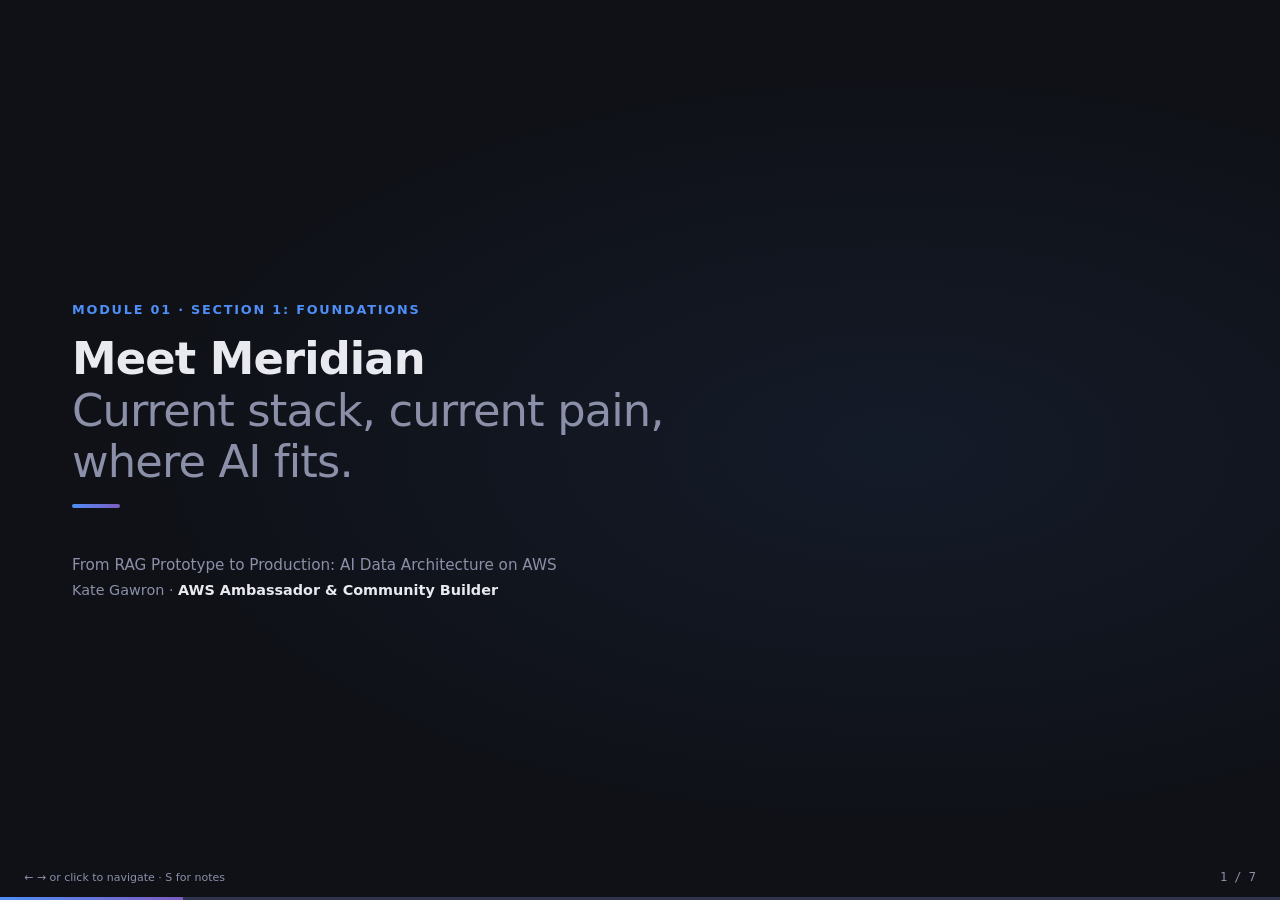
<file: slides/module-01/index.html>
<!DOCTYPE html>
<html lang="en">
<head>
<meta charset="UTF-8">
<meta name="viewport" content="width=device-width, initial-scale=1.0">
<title>Module 1: Meet Meridian — From RAG Prototype to Production</title>
<style>
  :root {
    --bg: #0f1117;
    --surface: #1a1d27;
    --surface2: #22263a;
    --border: #2e3350;
    --accent: #4f8ef7;
    --accent2: #7c5cbf;
    --green: #3ecf8e;
    --orange: #f5a623;
    --red: #e05c5c;
    --text: #e8eaf0;
    --text-muted: #8b90a8;
    --mono: 'JetBrains Mono', 'Fira Code', monospace;
    --sans: 'Inter', 'Segoe UI', system-ui, sans-serif;
  }

  * { box-sizing: border-box; margin: 0; padding: 0; }

  body {
    background: var(--bg);
    color: var(--text);
    font-family: var(--sans);
    height: 100vh;
    overflow: hidden;
  }

  .deck { width: 100%; height: 100vh; position: relative; }

  .slide {
    position: absolute;
    inset: 0;
    display: none;
    padding: 56px 72px;
    flex-direction: column;
    justify-content: center;
  }
  .slide.active { display: flex; }

  /* ── PROGRESS BAR ── */
  .progress {
    position: fixed;
    bottom: 0; left: 0; right: 0;
    height: 3px;
    background: var(--border);
    z-index: 100;
  }
  .progress-fill {
    height: 100%;
    background: linear-gradient(90deg, var(--accent), var(--accent2));
    transition: width 0.3s ease;
  }

  /* ── SLIDE COUNTER ── */
  .counter {
    position: fixed;
    bottom: 16px; right: 24px;
    font-size: 12px;
    color: var(--text-muted);
    z-index: 100;
    font-family: var(--mono);
  }

  /* ── NAVIGATION ── */
  .nav-hint {
    position: fixed;
    bottom: 16px; left: 24px;
    font-size: 11px;
    color: var(--text-muted);
    z-index: 100;
  }

  /* ── TYPOGRAPHY ── */
  h1 { font-size: 2.8rem; font-weight: 700; line-height: 1.15; letter-spacing: -0.02em; }
  h2 { font-size: 2rem; font-weight: 700; line-height: 1.2; letter-spacing: -0.01em; }
  h3 { font-size: 1.3rem; font-weight: 600; }
  p { font-size: 1.05rem; line-height: 1.7; color: var(--text-muted); }
  .label {
    font-size: 0.75rem;
    font-weight: 600;
    letter-spacing: 0.12em;
    text-transform: uppercase;
    color: var(--accent);
    margin-bottom: 12px;
  }

  /* ── ACCENT LINE ── */
  .accent-line {
    width: 48px; height: 4px;
    background: linear-gradient(90deg, var(--accent), var(--accent2));
    border-radius: 2px;
    margin: 16px 0 24px;
  }

  /* ── TAG / PILL ── */
  .tag {
    display: inline-block;
    padding: 4px 12px;
    border-radius: 20px;
    font-size: 0.75rem;
    font-weight: 600;
    letter-spacing: 0.06em;
    text-transform: uppercase;
  }
  .tag-blue { background: rgba(79,142,247,0.15); color: var(--accent); border: 1px solid rgba(79,142,247,0.3); }
  .tag-green { background: rgba(62,207,142,0.12); color: var(--green); border: 1px solid rgba(62,207,142,0.25); }
  .tag-purple { background: rgba(124,92,191,0.15); color: #a07be0; border: 1px solid rgba(124,92,191,0.3); }
  .tag-orange { background: rgba(245,166,35,0.12); color: var(--orange); border: 1px solid rgba(245,166,35,0.25); }

  /* ── CARDS ── */
  .card {
    background: var(--surface);
    border: 1px solid var(--border);
    border-radius: 12px;
    padding: 24px 28px;
  }
  .card-grid {
    display: grid;
    gap: 16px;
  }
  .card-grid-2 { grid-template-columns: 1fr 1fr; }
  .card-grid-3 { grid-template-columns: 1fr 1fr 1fr; }

  /* ── AWS SERVICE CHIP ── */
  .aws-chip {
    display: inline-flex;
    align-items: center;
    gap: 8px;
    background: var(--surface2);
    border: 1px solid var(--border);
    border-radius: 8px;
    padding: 6px 12px;
    font-size: 0.8rem;
    font-weight: 500;
  }
  .aws-chip .dot {
    width: 8px; height: 8px;
    border-radius: 50%;
    background: var(--accent);
  }
  .aws-chip .dot.new { background: var(--green); }

  /* ── STEP REVEALS ── */
  [data-step] {
    opacity: 0;
    transform: translateY(16px);
    transition: opacity 0.4s ease, transform 0.4s ease;
  }
  [data-step].step-visible {
    opacity: 1;
    transform: translateY(0);
  }

  /* ── SPEAKER NOTES ── */
  .notes { display: none; }

  /* ── TITLE SLIDE ── */
  #s-title {
    background: radial-gradient(ellipse at 70% 50%, rgba(79,142,247,0.08) 0%, transparent 60%),
                var(--bg);
    justify-content: center;
  }
  #s-title .module-label {
    font-size: 0.8rem;
    font-weight: 600;
    letter-spacing: 0.14em;
    text-transform: uppercase;
    color: var(--accent);
    margin-bottom: 16px;
  }
  #s-title h1 { max-width: 700px; }
  #s-title .course-name {
    margin-top: 24px;
    font-size: 0.95rem;
    color: var(--text-muted);
  }
  #s-title .instructor {
    margin-top: 8px;
    font-size: 0.9rem;
    color: var(--text-muted);
  }
  #s-title .instructor strong { color: var(--text); }

  /* ── SECTION DIVIDER ── */
  .section-divider {
    justify-content: center;
    align-items: flex-start;
    background: var(--bg);
  }
  .section-divider .section-num {
    font-size: 7rem;
    font-weight: 800;
    line-height: 1;
    background: linear-gradient(135deg, var(--accent), var(--accent2));
    -webkit-background-clip: text;
    -webkit-text-fill-color: transparent;
    background-clip: text;
    margin-bottom: 8px;
  }

  /* ── TWO COLUMN ── */
  .two-col {
    display: grid;
    grid-template-columns: 1fr 1fr;
    gap: 40px;
    align-items: start;
  }

  /* ── PROBLEM LIST ── */
  .problem-item {
    display: flex;
    gap: 20px;
    align-items: flex-start;
    padding: 20px 24px;
    background: var(--surface);
    border: 1px solid var(--border);
    border-radius: 10px;
    margin-bottom: 12px;
  }
  .problem-item .num {
    font-size: 1.4rem;
    font-weight: 800;
    color: var(--accent);
    font-family: var(--mono);
    line-height: 1;
    min-width: 28px;
  }
  .problem-item .content h3 { font-size: 0.95rem; margin-bottom: 4px; }
  .problem-item .content p { font-size: 0.85rem; }
  .problem-item .badge {
    margin-left: auto;
    font-size: 0.7rem;
    font-weight: 600;
    color: var(--text-muted);
    white-space: nowrap;
    font-family: var(--mono);
    padding-top: 2px;
  }

  /* ── ARCHITECTURE DIAGRAM ── */
  .arch-diagram {
    width: 100%;
    background: var(--surface);
    border: 1px solid var(--border);
    border-radius: 12px;
    padding: 24px;
  }

  /* ── CALLOUT ── */
  .callout {
    background: rgba(79,142,247,0.08);
    border: 1px solid rgba(79,142,247,0.25);
    border-left: 4px solid var(--accent);
    border-radius: 8px;
    padding: 16px 20px;
    font-size: 0.95rem;
    color: var(--text);
    line-height: 1.6;
    margin-top: 20px;
  }

  /* ── STAT BLOCK ── */
  .stat-grid {
    display: grid;
    grid-template-columns: repeat(4, 1fr);
    gap: 16px;
    margin-top: 24px;
  }
  .stat-block {
    background: var(--surface);
    border: 1px solid var(--border);
    border-radius: 10px;
    padding: 20px;
    text-align: center;
  }
  .stat-block .stat-num {
    font-size: 1.8rem;
    font-weight: 800;
    color: var(--accent);
    font-family: var(--mono);
    line-height: 1;
  }
  .stat-block .stat-label {
    font-size: 0.75rem;
    color: var(--text-muted);
    margin-top: 6px;
    font-weight: 500;
  }

  /* ── BEFORE/AFTER ── */
  .before-after {
    display: grid;
    grid-template-columns: 1fr 1fr;
    gap: 24px;
  }
  .before-after .side {
    background: var(--surface);
    border: 1px solid var(--border);
    border-radius: 12px;
    padding: 24px;
  }
  .before-after .side.after { border-color: rgba(79,142,247,0.4); }
  .before-after .side-label {
    font-size: 0.7rem;
    font-weight: 700;
    letter-spacing: 0.12em;
    text-transform: uppercase;
    margin-bottom: 16px;
  }
  .before-after .side-label.before-label { color: var(--text-muted); }
  .before-after .side-label.after-label { color: var(--accent); }

  /* ── LIST ── */
  .bullet-list {
    list-style: none;
    margin-top: 16px;
  }
  .bullet-list li {
    display: flex;
    gap: 12px;
    align-items: flex-start;
    padding: 8px 0;
    font-size: 0.9rem;
    line-height: 1.5;
    color: var(--text-muted);
    border-bottom: 1px solid var(--border);
  }
  .bullet-list li:last-child { border-bottom: none; }
  .bullet-list li::before {
    content: '→';
    color: var(--accent);
    font-weight: 700;
    flex-shrink: 0;
    margin-top: 1px;
  }
  .bullet-list li strong { color: var(--text); }
</style>
</head>
<body>
<div class="deck" id="deck">

  <!-- ── SLIDE 1: TITLE ── -->
  <div class="slide active" id="s-title">
    <div class="module-label">Module 01 · Section 1: Foundations</div>
    <h1>Meet Meridian</h1>
    <h1 style="color: var(--text-muted); font-weight: 400;">Current stack, current pain,<br>where AI fits.</h1>
    <div class="accent-line"></div>
    <div class="course-name">From RAG Prototype to Production: AI Data Architecture on AWS</div>
    <div class="instructor">Kate Gawron · <strong>AWS Ambassador &amp; Community Builder</strong></div>
    <div class="notes">
      FULL CAMERA for this slide. Introduce yourself and the course. Lead with the personal note about 20 years of databases, 7 years on AWS, and how the questions have shifted.

      "I've spent twenty years working with databases. The questions used to be about indexes, replication, query plans. Seven years ago I moved into AWS full-time and the questions shifted again. Now they're about vector stores, RAG pipelines, context memory — the data layer that decides whether your AI system actually works in production, or just demos well.

      This course is about those questions. Welcome to Module 1."

      Then switch to screen share with circle overlay in top right.
    </div>
  </div>

  <!-- ── SLIDE 2: AUDIENCE CONTRACT ── -->
  <div class="slide" id="s-audience">
    <div class="label">Before we start</div>
    <h2>Who this course is for</h2>
    <div class="accent-line"></div>
    <div class="card-grid card-grid-2" style="margin-top: 8px;">
      <div class="card">
        <div style="color: var(--green); font-size: 0.75rem; font-weight: 700; letter-spacing: 0.1em; text-transform: uppercase; margin-bottom: 12px;">✓ You'll get a lot from this if you...</div>
        <ul class="bullet-list">
          <li>Know your way around <strong>VPCs, IAM, Lambda, and at least one AWS data service</strong></li>
          <li>Are comfortable in <strong>Python</strong> and understand basic SQL</li>
          <li>Know what a token, an embedding, and an LLM are — you just haven't built production systems with them</li>
          <li>Are <strong>adding AI to an existing AWS stack</strong>, not learning AWS from scratch</li>
        </ul>
      </div>
      <div class="card">
        <div style="color: var(--text-muted); font-size: 0.75rem; font-weight: 700; letter-spacing: 0.1em; text-transform: uppercase; margin-bottom: 12px;">↗ What you don't need</div>
        <ul class="bullet-list">
          <li>ML modelling experience — <strong>we are not training models</strong></li>
          <li>Prior RAG or vector database experience</li>
          <li>CDK or infrastructure-as-code expertise (we use CloudFormation)</li>
        </ul>
        <div class="callout" style="margin-top: 16px;">
          This is a <strong>300–400 level</strong> course. If you're starting from scratch with AWS, come back when you've got the foundations.
        </div>
      </div>
    </div>
    <div class="notes">
      Set the audience contract clearly and directly. Don't soften it. This course is for senior AWS practitioners and treating it as anything else wastes their time.

      "This course is for AWS practitioners at 300 to 400 level. You already know your way around the core services. You understand what a token is, what an embedding is. What you don't need is ML modelling experience — we're not training models here. We're architecting the data systems that make models useful."
    </div>
  </div>

  <!-- ── SLIDE 3: MEET MERIDIAN ── -->
  <div class="slide" id="s-meridian">
    <div class="label">The running narrative</div>
    <h2>Meet Meridian Outdoor Co.</h2>
    <div class="accent-line"></div>
    <div class="two-col">
      <div>
        <p style="margin-bottom: 20px;">A mid-sized UK outdoor retailer. Healthy business, capable team, five years on AWS. Not a startup, not Amazon — the kind of company most of us actually work with.</p>
        <div class="stat-grid" style="grid-template-columns: 1fr 1fr; margin-top: 0;">
          <div class="stat-block">
            <div class="stat-num">£80M</div>
            <div class="stat-label">Annual revenue</div>
          </div>
          <div class="stat-block">
            <div class="stat-num">40k</div>
            <div class="stat-label">SKUs</div>
          </div>
          <div class="stat-block">
            <div class="stat-num">500k</div>
            <div class="stat-label">Active customers</div>
          </div>
          <div class="stat-block">
            <div class="stat-num">12</div>
            <div class="stat-label">UK &amp; Ireland stores</div>
          </div>
        </div>
      </div>
      <div>
        <div class="card" style="margin-bottom: 16px;">
          <div style="color: var(--accent); font-size: 0.75rem; font-weight: 700; letter-spacing: 0.1em; text-transform: uppercase; margin-bottom: 10px;">Ridge Assist</div>
          <p style="font-size: 0.9rem;">Customer-facing chat — web and app. Finds products, answers questions, remembers preferences, handles post-purchase queries.</p>
        </div>
        <div class="card">
          <div style="color: var(--accent2); font-size: 0.75rem; font-weight: 700; letter-spacing: 0.1em; text-transform: uppercase; margin-bottom: 10px; color: #a07be0;">Ridge Insight</div>
          <p style="font-size: 0.9rem;">Internal tool for store staff, buyers, and customer service agents. One place to query product knowledge, customer history, and policy documents.</p>
        </div>
      </div>
    </div>
    <div class="notes">
      Introduce Meridian as a real-feeling company. Not a toy example, not Amazon. The kind of business your audience has worked with or worked for.

      "Meet Meridian Outdoor Co. UK-based outdoor gear retailer. Eighty million in annual revenue. Forty thousand SKUs across camping, hiking, climbing, cycling. Twelve physical stores, a website, an app. Half a million active customers.

      Meridian's CTO has been told — by the board, by customers, by the internal teams — that they need to add real AI capability. So they're building a platform called Ridge. Two products: Ridge Assist for customers, Ridge Insight for staff.

      You're going to follow Meridian's team building it. Every concept in this course is grounded in their decisions."
    </div>
  </div>

  <!-- ── SLIDE 4: CURRENT STACK ── -->
  <div class="slide" id="s-stack">
    <div class="label">What they already have</div>
    <h2>Meridian's current AWS stack</h2>
    <div class="accent-line"></div>
    <div class="arch-diagram">
      <svg viewBox="0 0 900 340" xmlns="http://www.w3.org/2000/svg" style="width:100%; height:auto;">
        <defs>
          <marker id="arrow" markerWidth="8" markerHeight="8" refX="6" refY="3" orient="auto">
            <path d="M0,0 L0,6 L8,3 z" fill="#2e3350"/>
          </marker>
        </defs>

        <!-- INTERNET -->
        <rect x="10" y="140" width="80" height="36" rx="6" fill="#1a1d27" stroke="#2e3350" stroke-width="1.5"/>
        <text x="50" y="163" text-anchor="middle" fill="#8b90a8" font-size="11" font-family="Inter,sans-serif">Internet</text>

        <!-- CLOUDFRONT -->
        <rect x="120" y="130" width="90" height="54" rx="6" fill="#1a1d27" stroke="#2e3350" stroke-width="1.5"/>
        <text x="165" y="153" text-anchor="middle" fill="#e8eaf0" font-size="11" font-family="Inter,sans-serif" font-weight="600">CloudFront</text>
        <text x="165" y="172" text-anchor="middle" fill="#8b90a8" font-size="9" font-family="Inter,sans-serif">+ ALB</text>

        <!-- ECS -->
        <rect x="245" y="120" width="90" height="72" rx="6" fill="#1a1d27" stroke="#2e3350" stroke-width="1.5"/>
        <text x="290" y="152" text-anchor="middle" fill="#e8eaf0" font-size="11" font-family="Inter,sans-serif" font-weight="600">ECS Fargate</text>
        <text x="290" y="168" text-anchor="middle" fill="#8b90a8" font-size="9" font-family="Inter,sans-serif">Monolith +</text>
        <text x="290" y="181" text-anchor="middle" fill="#8b90a8" font-size="9" font-family="Inter,sans-serif">microservices</text>

        <!-- AURORA -->
        <rect x="380" y="30" width="100" height="54" rx="6" fill="#1a1d27" stroke="#2e3350" stroke-width="1.5"/>
        <text x="430" y="52" text-anchor="middle" fill="#e8eaf0" font-size="11" font-family="Inter,sans-serif" font-weight="600">Aurora PG</text>
        <text x="430" y="68" text-anchor="middle" fill="#8b90a8" font-size="9" font-family="Inter,sans-serif">Products · Orders · Customers</text>

        <!-- DYNAMODB -->
        <rect x="380" y="105" width="100" height="54" rx="6" fill="#1a1d27" stroke="#2e3350" stroke-width="1.5"/>
        <text x="430" y="127" text-anchor="middle" fill="#e8eaf0" font-size="11" font-family="Inter,sans-serif" font-weight="600">DynamoDB</text>
        <text x="430" y="143" text-anchor="middle" fill="#8b90a8" font-size="9" font-family="Inter,sans-serif">Sessions · Carts</text>

        <!-- OPENSEARCH -->
        <rect x="380" y="178" width="100" height="54" rx="6" fill="#1a1d27" stroke="#2e3350" stroke-width="1.5"/>
        <text x="430" y="200" text-anchor="middle" fill="#e8eaf0" font-size="11" font-family="Inter,sans-serif" font-weight="600">OpenSearch</text>
        <text x="430" y="216" text-anchor="middle" fill="#8b90a8" font-size="9" font-family="Inter,sans-serif">Keyword search</text>

        <!-- ELASTICACHE -->
        <rect x="380" y="251" width="100" height="54" rx="6" fill="#1a1d27" stroke="#2e3350" stroke-width="1.5"/>
        <text x="430" y="273" text-anchor="middle" fill="#e8eaf0" font-size="11" font-family="Inter,sans-serif" font-weight="600">ElastiCache</text>
        <text x="430" y="289" text-anchor="middle" fill="#8b90a8" font-size="9" font-family="Inter,sans-serif">App caching</text>

        <!-- KINESIS / S3 / GLUE -->
        <rect x="525" y="180" width="100" height="54" rx="6" fill="#1a1d27" stroke="#2e3350" stroke-width="1.5"/>
        <text x="575" y="202" text-anchor="middle" fill="#e8eaf0" font-size="11" font-family="Inter,sans-serif" font-weight="600">Kinesis → S3</text>
        <text x="575" y="218" text-anchor="middle" fill="#8b90a8" font-size="9" font-family="Inter,sans-serif">Athena · Glue</text>

        <!-- LAMBDA -->
        <rect x="525" y="105" width="100" height="54" rx="6" fill="#1a1d27" stroke="#2e3350" stroke-width="1.5"/>
        <text x="575" y="130" text-anchor="middle" fill="#e8eaf0" font-size="11" font-family="Inter,sans-serif" font-weight="600">Lambda</text>
        <text x="575" y="146" text-anchor="middle" fill="#8b90a8" font-size="9" font-family="Inter,sans-serif">Event-driven</text>

        <!-- CLOUDWATCH -->
        <rect x="525" y="30" width="100" height="54" rx="6" fill="#1a1d27" stroke="#2e3350" stroke-width="1.5"/>
        <text x="575" y="52" text-anchor="middle" fill="#e8eaf0" font-size="11" font-family="Inter,sans-serif" font-weight="600">CloudWatch</text>
        <text x="575" y="68" text-anchor="middle" fill="#8b90a8" font-size="9" font-family="Inter,sans-serif">+ X-Ray</text>

        <!-- PROBLEM LABEL -->
        <rect x="680" y="155" width="200" height="76" rx="8" fill="rgba(224,92,92,0.08)" stroke="rgba(224,92,92,0.3)" stroke-width="1.5"/>
        <text x="780" y="184" text-anchor="middle" fill="#e05c5c" font-size="12" font-family="Inter,sans-serif" font-weight="700">The gap</text>
        <text x="780" y="202" text-anchor="middle" fill="#e8eaf0" font-size="10" font-family="Inter,sans-serif">Search doesn't understand intent.</text>
        <text x="780" y="218" text-anchor="middle" fill="#e8eaf0" font-size="10" font-family="Inter,sans-serif">AI has nowhere to live.</text>

        <!-- ARROWS -->
        <line x1="90" y1="158" x2="118" y2="158" stroke="#2e3350" stroke-width="1.5" marker-end="url(#arrow)"/>
        <line x1="210" y1="158" x2="243" y2="158" stroke="#2e3350" stroke-width="1.5" marker-end="url(#arrow)"/>
        <line x1="335" y1="148" x2="378" y2="80" stroke="#2e3350" stroke-width="1.5" marker-end="url(#arrow)"/>
        <line x1="335" y1="155" x2="378" y2="133" stroke="#2e3350" stroke-width="1.5" marker-end="url(#arrow)"/>
        <line x1="335" y1="162" x2="378" y2="204" stroke="#2e3350" stroke-width="1.5" marker-end="url(#arrow)"/>
        <line x1="335" y1="168" x2="378" y2="272" stroke="#2e3350" stroke-width="1.5" marker-end="url(#arrow)"/>
        <line x1="480" y1="205" x2="523" y2="205" stroke="#2e3350" stroke-width="1.5" marker-end="url(#arrow)"/>
        <line x1="480" y1="133" x2="523" y2="133" stroke="#2e3350" stroke-width="1.5" marker-end="url(#arrow)"/>
        <line x1="480" y1="57" x2="523" y2="57" stroke="#2e3350" stroke-width="1.5" marker-end="url(#arrow)"/>
      </svg>
    </div>
    <div class="notes">
      Walk through the architecture diagram. The goal is "you've seen this before" — it's a normal, healthy AWS stack.

      "Here's Meridian's current stack. ECS Fargate running the e-commerce monolith. Aurora PostgreSQL as the system of record. DynamoDB for sessions and carts. OpenSearch for keyword product search — tuned over years, works well for exact matches. ElastiCache for application caching. Kinesis into S3, Athena and Glue for analytics.

      If you've been on AWS for any time at all, you've seen this. It works. Performance is fine, costs are predictable, the team know how to operate it.

      But it's blind to intent. And that's where we start."
    </div>
  </div>

  <!-- ── SLIDE 5: THE FIVE PROBLEMS ── -->
  <div class="slide" id="s-problems">
    <div class="label">Where AI fits</div>
    <h2>Five problems Ridge solves</h2>
    <div class="accent-line"></div>
    <div style="display: grid; gap: 10px; margin-top: 4px;">
      <div class="problem-item" data-step="1">
        <div class="num">01</div>
        <div class="content">
          <h3>Search doesn't understand intent</h3>
          <p>"A backpack for a week-long trek in Scotland" returns nothing — even though the product exists.</p>
        </div>
        <div class="badge">→ Section 1</div>
      </div>
      <div class="problem-item" data-step="2">
        <div class="num">02</div>
        <div class="content">
          <h3>Recommendations cold-start badly</h3>
          <p>New customers get generic suggestions for weeks. Niche tastes never surface the right products.</p>
        </div>
        <div class="badge">→ Section 2</div>
      </div>
      <div class="problem-item" data-step="3">
        <div class="num">03</div>
        <div class="content">
          <h3>Agents juggle three separate systems</h3>
          <p>Aurora for the order, Zendesk for the ticket, SharePoint for the warranty terms. Every call is a context switch.</p>
        </div>
        <div class="badge">→ Section 2</div>
      </div>
      <div class="problem-item" data-step="4">
        <div class="num">04</div>
        <div class="content">
          <h3>Store staff lack in-the-moment product context</h3>
          <p>"Which tent works for winter camping in Scotland?" — currently answered with a guess or a manager.</p>
        </div>
        <div class="badge">→ Section 2</div>
      </div>
      <div class="problem-item" data-step="5">
        <div class="num">05</div>
        <div class="content">
          <h3>Returns and warranty queries swamp the contact centre</h3>
          <p>The FAQ is buried five clicks deep. Customers call instead of self-serving.</p>
        </div>
        <div class="badge">→ Section 1</div>
      </div>
    </div>
    <div class="notes">
      Reveal each problem with a click. This is the section that sells the rest of the course. Each problem maps to specific later sections — the badge on the right shows learners where the payoff arrives.

      "Five problems. One platform. That's Ridge. And each one of these maps directly to what you'll build over the next three hours."
    </div>
  </div>

  <!-- ── SLIDE 6: THE RIDGE ARCHITECTURE ── -->
  <div class="slide" id="s-ridge">
    <div class="label">Where we're going</div>
    <h2>The Ridge architecture</h2>
    <div class="accent-line"></div>
    <div class="two-col">
      <div class="arch-diagram" style="padding: 20px;">
        <p style="font-size: 0.8rem; color: var(--text-muted); margin-bottom: 16px; font-weight: 600; letter-spacing: 0.06em; text-transform: uppercase;">Same Meridian stack +</p>
        <div style="display: grid; grid-template-columns: 1fr 1fr; gap: 8px;">
          <div class="aws-chip"><span class="dot new"></span>Amazon Bedrock</div>
          <div class="aws-chip"><span class="dot new"></span>OpenSearch Serverless</div>
          <div class="aws-chip"><span class="dot new"></span>Aurora + pgvector</div>
          <div class="aws-chip"><span class="dot new"></span>Bedrock Knowledge Bases</div>
          <div class="aws-chip"><span class="dot new"></span>Bedrock Agents</div>
          <div class="aws-chip"><span class="dot new"></span>Amazon Neptune</div>
          <div class="aws-chip"><span class="dot new"></span>Amazon Timestream</div>
          <div class="aws-chip"><span class="dot new"></span>ElastiCache (extended)</div>
        </div>
        <div class="callout" style="margin-top: 16px; font-size: 0.85rem;">
          Nothing gets ripped out. The AI layer <strong>extends</strong> what Meridian already has.
        </div>
      </div>
      <div>
        <p style="margin-bottom: 20px;">Every one of those services is a decision. Why OpenSearch Serverless and not pgvector? When does semantic caching pay for itself? How do you handle privacy when you're storing customer conversations?</p>
        <p style="margin-bottom: 20px;">The course doesn't tell you "use this one". It gives you the decision frameworks to choose well in your own context.</p>
        <div class="card">
          <div style="color: var(--accent); font-size: 0.75rem; font-weight: 700; letter-spacing: 0.1em; text-transform: uppercase; margin-bottom: 10px;">By the end of this course</div>
          <ul class="bullet-list">
            <li>You'll have <strong>built this architecture</strong> on your own AWS account</li>
            <li>You'll have the <strong>decision frameworks</strong> to adapt it to your own systems</li>
            <li>You'll understand the <strong>cost, failure modes, and trade-offs</strong> at every layer</li>
          </ul>
        </div>
      </div>
    </div>
    <div class="notes">
      Show the destination. Don't dwell on each service — just establish that we're adding a clear AI layer to an existing stack, not replacing anything.

      "Here's where we're going. Same Meridian stack underneath. Same Aurora, same DynamoDB, same Lambda. We're not ripping anything out. What we're adding is the AI layer. Every one of those services is a decision — and those decisions are what this course is about."
    </div>
  </div>

  <!-- ── SLIDE 7: WHAT'S NEXT ── -->
  <div class="slide" id="s-next">
    <div class="label">Coming up</div>
    <h2>Module 2: Embeddings on AWS</h2>
    <div class="accent-line"></div>
    <div class="card-grid card-grid-3" style="margin-top: 8px;">
      <div class="card" style="text-align: center;">
        <div style="font-size: 2rem; margin-bottom: 12px;">🔢</div>
        <h3 style="font-size: 0.9rem; margin-bottom: 8px;">What embeddings are</h3>
        <p style="font-size: 0.82rem;">And why they're fundamentally different from keyword indexes.</p>
      </div>
      <div class="card" style="text-align: center;">
        <div style="font-size: 2rem; margin-bottom: 12px;">⚖️</div>
        <h3 style="font-size: 0.9rem; margin-bottom: 8px;">Titan, Cohere, open-source</h3>
        <p style="font-size: 0.82rem;">Which model for which workload, and how to evaluate the trade-offs.</p>
      </div>
      <div class="card" style="text-align: center;">
        <div style="font-size: 2rem; margin-bottom: 12px;">💰</div>
        <h3 style="font-size: 0.9rem; margin-bottom: 8px;">Cost at scale</h3>
        <p style="font-size: 0.82rem;">What 40,000 SKUs actually costs to embed — and what happens when they change.</p>
      </div>
    </div>
    <div class="callout" style="margin-top: 24px;">
      Before you pick a vector store, you need to understand what you're putting into it. That's Module 2.
    </div>
    <div class="notes">
      Sign off cleanly. Punchy, direct, no summary.

      "Right. That's Meridian. That's where we're going. The rest of the course is how we get there.

      Module 2, we start at the foundation. Embeddings. What they are, how to make them on AWS, which model to choose. See you there."
    </div>
  </div>

</div><!-- /deck -->

<!-- PROGRESS + COUNTER -->
<div class="progress"><div class="progress-fill" id="progress-fill"></div></div>
<div class="counter" id="counter">1 / 7</div>
<div class="nav-hint">← → or click to navigate · S for notes</div>

<!-- NOTES PANEL -->
<div id="notes-panel" style="display:none; position:fixed; bottom:0; left:0; right:0; background:#0d0f18; border-top:2px solid var(--accent); padding:20px 32px; max-height:35vh; overflow-y:auto; z-index:200; font-size:0.85rem; line-height:1.7; color:var(--text-muted);">
  <div style="display:flex; justify-content:space-between; align-items:center; margin-bottom:12px;">
    <span style="font-weight:700; color:var(--text); font-size:0.75rem; letter-spacing:0.1em; text-transform:uppercase;">Speaker Notes</span>
    <span style="font-size:0.75rem; color:var(--text-muted);">Press S to close</span>
  </div>
  <div id="notes-content"></div>
</div>

<script>
const deck = {
  slides: Array.from(document.querySelectorAll('.slide')),
  cur: 0,

  go(n) {
    if (n < 0 || n >= this.slides.length) return;
    // Reset steps on leaving
    this.slides[this.cur].querySelectorAll('[data-step].step-visible')
      .forEach(el => el.classList.remove('step-visible'));
    this.slides[this.cur].classList.remove('active');
    this.cur = n;
    this.slides[this.cur].classList.add('active');
    this.update();
  },

  next() {
    const slide = this.slides[this.cur];
    const hidden = slide.querySelectorAll('[data-step]:not(.step-visible)');
    if (hidden.length > 0) {
      const steps = Array.from(hidden).map(el => parseInt(el.dataset.step));
      const nextStep = Math.min(...steps);
      slide.querySelectorAll('[data-step="' + nextStep + '"]')
        .forEach(el => el.classList.add('step-visible'));
      return;
    }
    this.go(this.cur + 1);
  },

  prev() {
    this.go(this.cur - 1);
  },

  update() {
    const total = this.slides.length;
    const cur = this.cur + 1;
    document.getElementById('counter').textContent = cur + ' / ' + total;
    document.getElementById('progress-fill').style.width = (cur / total * 100) + '%';
    if (document.getElementById('notes-panel').style.display !== 'none') {
      this.showNotes();
    }
  },

  showNotes() {
    const notes = this.slides[this.cur].querySelector('.notes');
    document.getElementById('notes-content').textContent = notes ? notes.textContent.trim() : 'No notes for this slide.';
  }
};

document.addEventListener('keydown', e => {
  if (e.key === 'ArrowRight' || e.key === ' ') { e.preventDefault(); deck.next(); }
  if (e.key === 'ArrowLeft') { e.preventDefault(); deck.prev(); }
  if (e.key === 's' || e.key === 'S') {
    const panel = document.getElementById('notes-panel');
    panel.style.display = panel.style.display === 'none' ? 'block' : 'none';
    if (panel.style.display !== 'none') deck.showNotes();
  }
});

document.querySelector('.deck').addEventListener('click', () => deck.next());

deck.update();
</script>
</body>
</html>
</file>
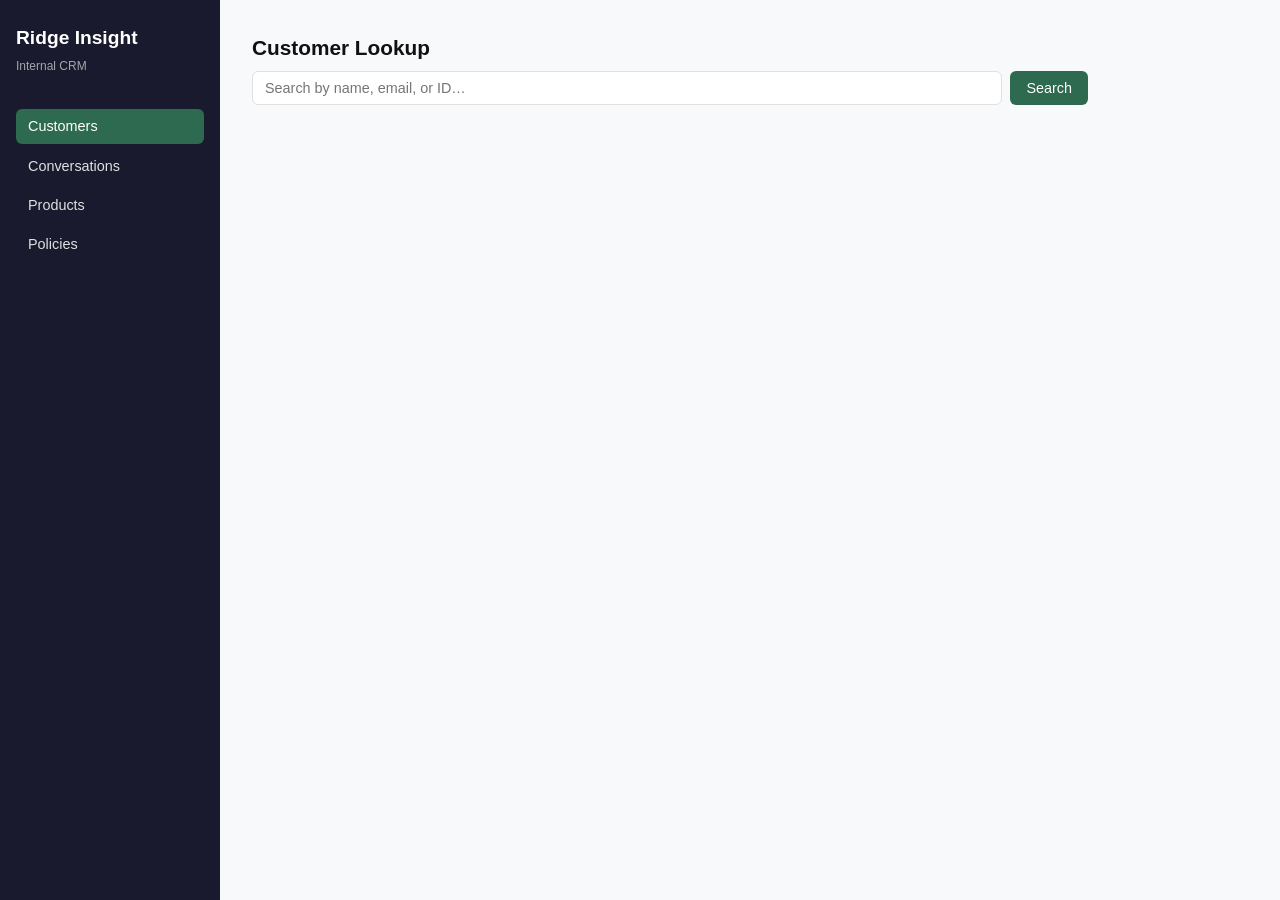
<file: web/ridge-insight/index.html>
<!DOCTYPE html>
<html lang="en-GB">
<head>
  <meta charset="UTF-8">
  <meta name="viewport" content="width=device-width, initial-scale=1.0">
  <title>Ridge Insight — Meridian Outdoor Co.</title>
  <link rel="stylesheet" href="style.css">
</head>
<body>
  <div class="layout">
    <!-- Sidebar -->
    <aside class="sidebar">
      <div class="sidebar-brand">
        <h1>Ridge Insight</h1>
        <span>Internal CRM</span>
      </div>
      <nav aria-label="Main navigation">
        <button class="nav-btn active" data-view="customers">Customers</button>
        <button class="nav-btn" data-view="conversations">Conversations</button>
        <button class="nav-btn" data-view="products">Products</button>
        <button class="nav-btn" data-view="policies">Policies</button>
      </nav>
    </aside>

    <!-- Main content -->
    <main class="content">
      <!-- Customers view -->
      <section id="view-customers" class="view">
        <h2>Customer Lookup</h2>
        <div class="search-row">
          <input type="text" id="customer-search" placeholder="Search by name, email, or ID…" aria-label="Search customers">
          <button id="customer-search-btn">Search</button>
        </div>
        <div id="customer-results"></div>
        <div id="customer-detail" hidden></div>
      </section>

      <!-- Conversations view -->
      <section id="view-conversations" class="view" hidden>
        <h2>Conversations Queue</h2>
        <p class="subtitle">Recent questions from Ridge Assist chat, awaiting staff response.</p>
        <div id="conversations-list"></div>
      </section>

      <!-- Products view -->
      <section id="view-products" class="view" hidden>
        <h2>Product Search</h2>
        <div class="search-row">
          <input type="text" id="product-search" placeholder="Search products…" aria-label="Search products">
          <button id="product-search-btn">Search</button>
        </div>
        <div id="product-results"></div>
      </section>

      <!-- Policies view -->
      <section id="view-policies" class="view" hidden>
        <h2>Policy Documents</h2>
        <div id="policies-list"></div>
        <div id="policy-detail" hidden></div>
      </section>
    </main>
  </div>

  <script src="app.js"></script>
</body>
</html>
</file>
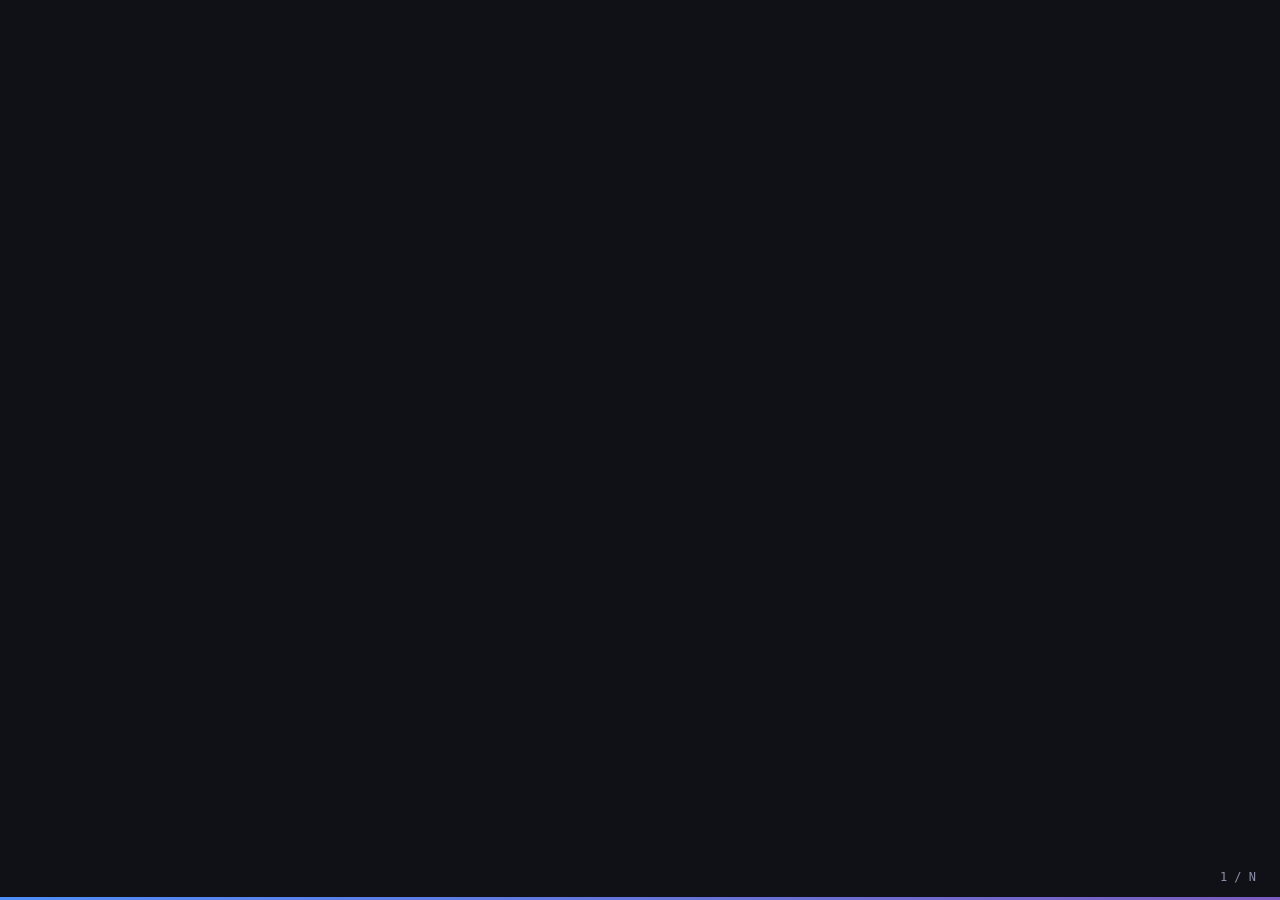
<file: slides/template.html>
<!DOCTYPE html>
<html lang="en">
<head>
<meta charset="UTF-8">
<meta name="viewport" content="width=device-width, initial-scale=1.0">
<title>{{MODULE_TITLE}} — From RAG Prototype to Production</title>
<style>
  :root {
    --bg: #0f1117;
    --surface: #1a1d27;
    --surface2: #22263a;
    --border: #2e3350;
    --accent: #4f8ef7;
    --accent2: #7c5cbf;
    --green: #3ecf8e;
    --orange: #f5a623;
    --red: #e05c5c;
    --text: #e8eaf0;
    --text-muted: #8b90a8;
    --mono: 'JetBrains Mono', 'Fira Code', monospace;
    --sans: 'Inter', 'Segoe UI', system-ui, sans-serif;
  }
  * { box-sizing: border-box; margin: 0; padding: 0; }
  body { background: var(--bg); color: var(--text); font-family: var(--sans); height: 100vh; overflow: hidden; }
  .deck { width: 100%; height: 100vh; position: relative; }
  .slide { position: absolute; inset: 0; display: none; padding: 56px 72px; flex-direction: column; justify-content: center; }
  .slide.active { display: flex; }
  .progress { position: fixed; bottom: 0; left: 0; right: 0; height: 3px; background: var(--border); z-index: 100; }
  .progress-fill { height: 100%; background: linear-gradient(90deg, var(--accent), var(--accent2)); transition: width 0.3s ease; }
  .counter { position: fixed; bottom: 16px; right: 24px; font-size: 12px; color: var(--text-muted); z-index: 100; font-family: var(--mono); }
  h1 { font-size: 2.8rem; font-weight: 700; line-height: 1.15; letter-spacing: -0.02em; }
  h2 { font-size: 2rem; font-weight: 700; line-height: 1.2; }
  p { font-size: 1.05rem; line-height: 1.7; color: var(--text-muted); }
  .label { font-size: 0.75rem; font-weight: 600; letter-spacing: 0.12em; text-transform: uppercase; color: var(--accent); margin-bottom: 12px; }
  .accent-line { width: 48px; height: 4px; background: linear-gradient(90deg, var(--accent), var(--accent2)); border-radius: 2px; margin: 16px 0 24px; }
  code { font-family: var(--mono); background: var(--surface2); padding: 2px 8px; border-radius: 4px; font-size: 0.9rem; }
  .card { background: var(--surface); border: 1px solid var(--border); border-radius: 12px; padding: 28px 32px; }
  .two-col { display: grid; grid-template-columns: 1fr 1fr; gap: 40px; align-items: center; }
  .callout { background: rgba(79,142,247,0.08); border: 1px solid rgba(79,142,247,0.25); border-left: 4px solid var(--accent); border-radius: 8px; padding: 20px 24px; font-size: 1.05rem; color: var(--text); line-height: 1.6; margin-top: 20px; }
  .callout-warn { background: rgba(245,166,35,0.08); border-color: rgba(245,166,35,0.25); border-left-color: var(--orange); }
  .cmd-block { background: var(--surface); border: 1px solid var(--border); border-radius: 10px; padding: 28px 32px; font-family: var(--mono); font-size: 0.95rem; line-height: 1.8; color: var(--green); margin-top: 16px; overflow-x: auto; }
  .cmd-block .comment { color: var(--text-muted); }
  .cmd-block .prompt { color: var(--text-muted); user-select: none; }
  .stat-grid { display: grid; grid-template-columns: repeat(4, 1fr); gap: 16px; margin-top: 24px; }
  .stat-block { background: var(--surface); border: 1px solid var(--border); border-radius: 10px; padding: 24px; text-align: center; }
  .stat-block .stat-num { font-size: 2.2rem; font-weight: 800; color: var(--accent); font-family: var(--mono); line-height: 1; }
  .stat-block .stat-label { font-size: 0.85rem; color: var(--text-muted); margin-top: 8px; }
  .bullet-list { list-style: none; margin-top: 16px; }
  .bullet-list li { display: flex; gap: 12px; align-items: flex-start; padding: 10px 0; font-size: 1.05rem; line-height: 1.6; color: var(--text-muted); border-bottom: 1px solid var(--border); }
  .bullet-list li:last-child { border-bottom: none; }
  .bullet-list li::before { content: '→'; color: var(--accent); font-weight: 700; flex-shrink: 0; }
  .bullet-list li strong { color: var(--text); }
  .notes { display: none !important; }
  #s-title { background: radial-gradient(ellipse at 70% 50%, rgba(79,142,247,0.08) 0%, transparent 60%), var(--bg); }

  /* Presenter mode */
  body.presenter-mode .deck { width: 50%; }
  body.presenter-mode .slide { transform: scale(0.5); transform-origin: top left; }
  #speaker-notes-panel { position:fixed; top:0; right:-50%; width:50%; height:100vh; background:#0d0f18; color:var(--text); z-index:2000; transition:right 0.3s ease; border-left:2px solid var(--accent); display:flex; flex-direction:column; font-family:var(--sans); overflow:hidden; }
  body.presenter-mode #speaker-notes-panel { right:0; }
  #speaker-notes-header { background:#0a0c14; padding:16px 24px; border-bottom:1px solid var(--border); display:flex; justify-content:space-between; align-items:center; flex-shrink:0; }
  #speaker-notes-header .title { font-size:0.75rem; font-weight:700; letter-spacing:0.1em; text-transform:uppercase; color:var(--accent); }
  #speaker-notes-header .timer-area { display:flex; gap:20px; align-items:center; font-family:var(--mono); }
  #speaker-notes-header #timer { font-size:1.3rem; color:var(--accent); cursor:pointer; }
  #speaker-notes-header #clock { font-size:0.9rem; color:var(--text-muted); }
  #speaker-notes-content { padding:24px; flex:1; overflow-y:auto; font-size:0.9rem; line-height:1.7; color:var(--text-muted); white-space:pre-wrap; }
</style>
</head>
<body>
<div class="deck" id="deck">

  <!-- === INSERT SLIDES HERE === -->
  <!-- Each slide follows this pattern:
  <div class="slide active" id="s-title">  (first slide gets 'active' class)
    <div class="label">Section label</div>
    <h2>Slide Title</h2>
    <div class="accent-line"></div>
    ... content using .card, .two-col, .three-col, .callout, .bullet-list, .stat-grid etc ...
    <div class="notes">Speaker notes text here (hidden, shown in presenter window)</div>
  </div>
  -->

</div><!-- /deck -->


<!-- PROGRESS + COUNTER -->
<div class="progress"><div class="progress-fill" id="progress-fill"></div></div>
<div class="counter" id="counter">1 / N</div>

<!-- NOTES open in separate window via N key -->
<script>
const channel = new BroadcastChannel('meridian-slides');
const deck = {
  slides: Array.from(document.querySelectorAll('.slide')),
  cur: 0,
  notesWin: null,
  go(n) {
    if (n < 0 || n >= this.slides.length) return;
    this.slides[this.cur].classList.remove('active');
    this.cur = n;
    this.slides[this.cur].classList.add('active');
    document.getElementById('counter').textContent = (this.cur + 1) + ' / ' + this.slides.length;
    document.getElementById('progress-fill').style.width = ((this.cur + 1) / this.slides.length * 100) + '%';
    channel.postMessage({type: 'NAVIGATE', slide: this.cur, total: this.slides.length});
    this.sendNotesData();
  },
  next() { this.go(this.cur + 1); },
  prev() { this.go(this.cur - 1); },
  sendNotesData() {
    const notes = this.slides[this.cur].querySelector('.notes');
    const curClone = this.slides[this.cur].cloneNode(true);
    const n = curClone.querySelector('.notes'); if (n) n.remove();
    const nextHtml = this.cur + 1 < this.slides.length ? (() => { const c = this.slides[this.cur+1].cloneNode(true); const nn = c.querySelector('.notes'); if(nn) nn.remove(); return c.innerHTML; })() : null;
    const styles = document.querySelector('style').textContent;
    channel.postMessage({
      type: 'NOTES_DATA',
      slide: this.cur,
      total: this.slides.length,
      notesText: notes ? notes.textContent.trim() : '',
      currentHtml: curClone.innerHTML,
      nextHtml: nextHtml,
      styles: styles
    });
  },
  openNotes() {
    const notesHtml = `<!DOCTYPE html><html><head><title>Speaker Notes</title>
<style>
*{box-sizing:border-box;margin:0;padding:0;}
body{font-family:-apple-system,system-ui,sans-serif;background:#0f1117;color:#e8eaf0;padding:1.5rem;margin:0;height:100vh;overflow:hidden;display:flex;flex-direction:column;box-sizing:border-box;}
.top{display:flex;justify-content:space-between;align-items:center;margin-bottom:0.75rem;}
.timer{font-family:'JetBrains Mono',monospace;font-size:1.4rem;color:#4f8ef7;}
.slide-num{font-size:0.85rem;color:#8b90a8;}
.notes-content{line-height:1.7;font-size:0.9rem;white-space:pre-wrap;color:#c8cad0;padding:0.75rem;border:1px solid #2e3350;border-radius:6px;overflow:auto;resize:both;height:250px;}
.slides-row{display:grid;grid-template-columns:2fr 1fr;gap:0.75rem;margin-top:0.75rem;flex:1;min-height:0;}
.slide-frame{background:#000;border:1px solid #2e3350;border-radius:6px;overflow:hidden;position:relative;min-height:0;}
.slide-frame.current{border-color:#4f8ef7;border-width:2px;}
.slide-frame h3{position:absolute;top:4px;left:8px;font-size:0.6rem;color:#8b90a8;text-transform:uppercase;letter-spacing:0.08em;z-index:1;}
.slide-frame iframe{position:absolute;top:0;left:0;width:1920px;height:1080px;border:none;pointer-events:none;transform-origin:0 0;}
.nav-btns{display:flex;gap:0.5rem;margin-top:0.75rem;}
.nav-btns button{flex:1;padding:0.6rem;background:#1a1d27;border:1px solid #2e3350;border-radius:6px;color:#e8eaf0;cursor:pointer;font-size:0.9rem;font-weight:600;}
.nav-btns button:hover{background:#22263a;border-color:#4f8ef7;}
</style></head><body>
<div class="top"><span class="slide-num" id="nn-slide">1 / ?</span><span class="timer" id="nn-timer">00:00</span></div>
<div class="notes-content" id="nn-notes">Press N on the presentation to connect.</div>
<div class="slides-row">
<div class="slide-frame current"><h3>Current</h3><iframe id="nn-current"></iframe></div>
<div class="slide-frame"><h3>Next</h3><iframe id="nn-next"></iframe></div>
</div>
<div class="nav-btns"><button id="nn-prev">\u2190 Previous</button><button id="nn-next-btn">Next \u2192</button></div>
<script>
var ch = new BroadcastChannel('meridian-slides');
var startTime = Date.now();
setInterval(function(){
  var s = Math.floor((Date.now()-startTime)/1000);
  document.getElementById('nn-timer').textContent = String(Math.floor(s/60)).padStart(2,'0')+':'+String(s%60).padStart(2,'0');
},1000);
ch.onmessage = function(e){
  var d = e.data;
  if(d.type==='NOTES_DATA'){
    document.getElementById('nn-slide').textContent=(d.slide+1)+' / '+d.total;
    document.getElementById('nn-notes').textContent=d.notesText;
    var curF=document.getElementById('nn-current');
    var nxtF=document.getElementById('nn-next');
    curF.srcdoc='<!DOCTYPE html><html><head><style>'+d.styles+'</style></head><body style="background:#0f1117;margin:0;overflow:hidden;"><div style="position:absolute;inset:0;display:flex;padding:56px 72px;flex-direction:column;justify-content:center;">'+d.currentHtml+'</div></body></html>';
    if(d.nextHtml){nxtF.srcdoc='<!DOCTYPE html><html><head><style>'+d.styles+'</style></head><body style="background:#0f1117;margin:0;overflow:hidden;"><div style="position:absolute;inset:0;display:flex;padding:56px 72px;flex-direction:column;justify-content:center;">'+d.nextHtml+'</div></body></html>';}
    else{nxtF.srcdoc='<html><body style="background:#0f1117;display:flex;align-items:center;justify-content:center;height:100vh;margin:0;"><p style="color:#8b90a8;font-family:sans-serif;">End</p></body></html>';}
  }
};
document.getElementById('nn-prev').addEventListener('click',function(){ch.postMessage({type:'PREV'});if(window.opener&&window.opener.deck)window.opener.deck.prev();});
document.getElementById('nn-next-btn').addEventListener('click',function(){ch.postMessage({type:'NEXT'});if(window.opener&&window.opener.deck)window.opener.deck.next();});
document.addEventListener('keydown',function(e){
  if(e.key==='ArrowRight'||e.key===' '){e.preventDefault();ch.postMessage({type:'NEXT'});if(window.opener&&window.opener.deck)window.opener.deck.next();}
  if(e.key==='ArrowLeft'){e.preventDefault();ch.postMessage({type:'PREV'});if(window.opener&&window.opener.deck)window.opener.deck.prev();}
});
function scaleFrames(){
  document.querySelectorAll('.slide-frame').forEach(function(f){
    var iframe=f.querySelector('iframe');if(!iframe)return;
    var scale=Math.min(f.clientWidth/1920,f.clientHeight/1080);
    iframe.style.transform='scale('+scale+')';
  });
}
new ResizeObserver(scaleFrames).observe(document.body);
scaleFrames();
<\/script></body></html>`;
    this.notesWin = window.open('', 'speaker-notes', 'width=1000,height=700');
    this.notesWin.document.write(notesHtml);
    this.notesWin.document.close();
    this.sendNotesData();
  }
};
// Listen for commands from notes window
channel.onmessage = function(e) {
  if (e.data.type === 'NEXT') deck.next();
  if (e.data.type === 'PREV') deck.prev();
};
document.addEventListener('keydown', e => {
  if (e.key === 'ArrowRight' || e.key === ' ') { e.preventDefault(); deck.next(); }
  if (e.key === 'ArrowLeft') { e.preventDefault(); deck.prev(); }
  if (e.key === 'n' || e.key === 'N') { deck.openNotes(); }
});
document.querySelector('.deck').addEventListener('click', () => deck.next());
deck.go(0);
</script>
</body>
</html>
</file>
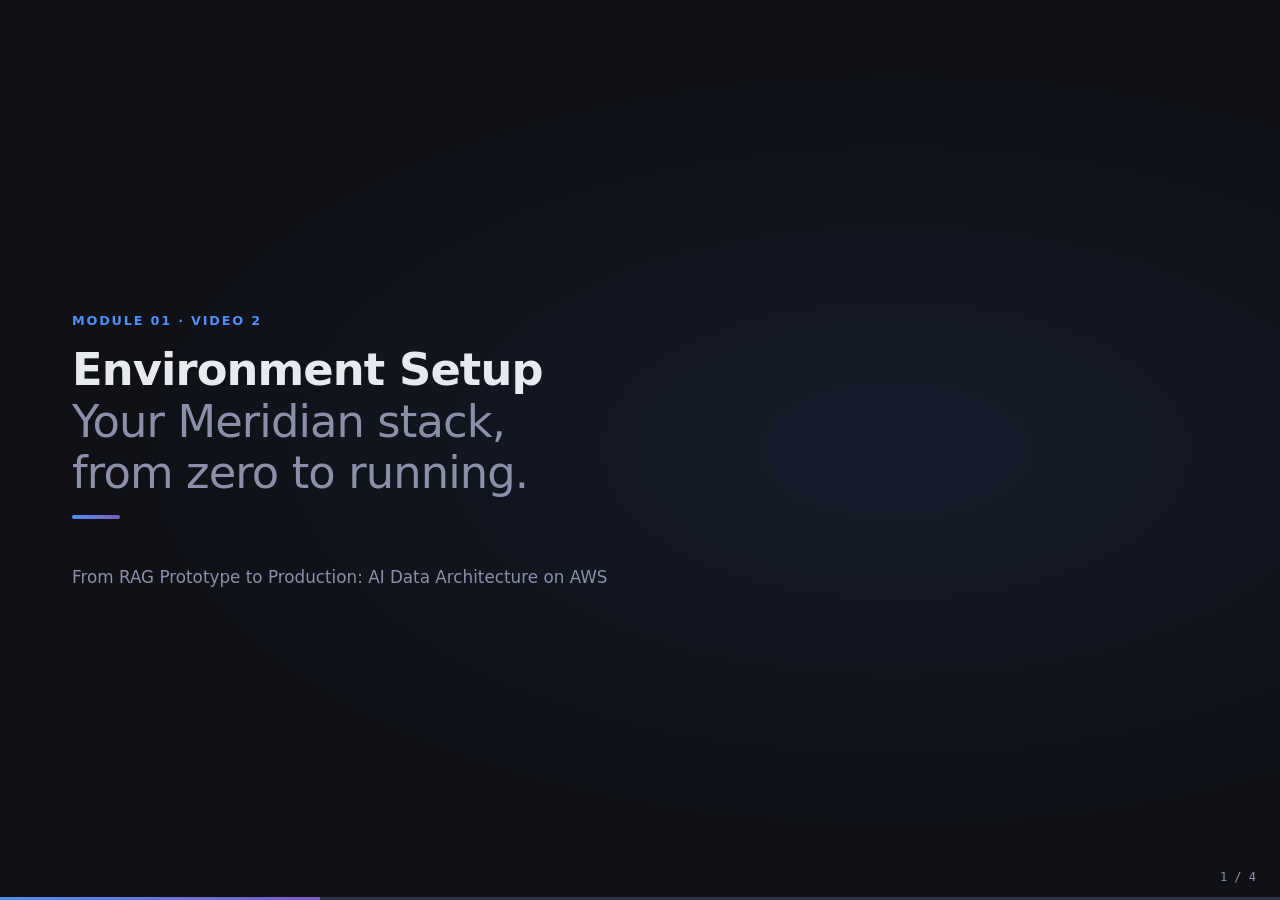
<file: slides/module-01/section2.html>
<!DOCTYPE html>
<html lang="en">
<head>
<meta charset="UTF-8">
<meta name="viewport" content="width=device-width, initial-scale=1.0">
<title>Module 1 Video 2: Environment Setup — From RAG Prototype to Production</title>
<style>
  :root {
    --bg: #0f1117;
    --surface: #1a1d27;
    --surface2: #22263a;
    --border: #2e3350;
    --accent: #4f8ef7;
    --accent2: #7c5cbf;
    --green: #3ecf8e;
    --orange: #f5a623;
    --red: #e05c5c;
    --text: #e8eaf0;
    --text-muted: #8b90a8;
    --mono: 'JetBrains Mono', 'Fira Code', monospace;
    --sans: 'Inter', 'Segoe UI', system-ui, sans-serif;
  }
  * { box-sizing: border-box; margin: 0; padding: 0; }
  body { background: var(--bg); color: var(--text); font-family: var(--sans); height: 100vh; overflow: hidden; }
  .deck { width: 100%; height: 100vh; position: relative; }
  .slide { position: absolute; inset: 0; display: none; padding: 56px 72px; flex-direction: column; justify-content: center; }
  .slide.active { display: flex; }
  .progress { position: fixed; bottom: 0; left: 0; right: 0; height: 3px; background: var(--border); z-index: 100; }
  .progress-fill { height: 100%; background: linear-gradient(90deg, var(--accent), var(--accent2)); transition: width 0.3s ease; }
  .counter { position: fixed; bottom: 16px; right: 24px; font-size: 12px; color: var(--text-muted); z-index: 100; font-family: var(--mono); }
  h1 { font-size: 2.8rem; font-weight: 700; line-height: 1.15; letter-spacing: -0.02em; }
  h2 { font-size: 2rem; font-weight: 700; line-height: 1.2; }
  p { font-size: 1.05rem; line-height: 1.7; color: var(--text-muted); }
  .label { font-size: 0.75rem; font-weight: 600; letter-spacing: 0.12em; text-transform: uppercase; color: var(--accent); margin-bottom: 12px; }
  .accent-line { width: 48px; height: 4px; background: linear-gradient(90deg, var(--accent), var(--accent2)); border-radius: 2px; margin: 16px 0 24px; }
  code { font-family: var(--mono); background: var(--surface2); padding: 2px 8px; border-radius: 4px; font-size: 0.9rem; }
  .card { background: var(--surface); border: 1px solid var(--border); border-radius: 12px; padding: 28px 32px; }
  .two-col { display: grid; grid-template-columns: 1fr 1fr; gap: 40px; align-items: center; }
  .callout { background: rgba(79,142,247,0.08); border: 1px solid rgba(79,142,247,0.25); border-left: 4px solid var(--accent); border-radius: 8px; padding: 20px 24px; font-size: 1.05rem; color: var(--text); line-height: 1.6; margin-top: 20px; }
  .callout-warn { background: rgba(245,166,35,0.08); border-color: rgba(245,166,35,0.25); border-left-color: var(--orange); }
  .cmd-block { background: var(--surface); border: 1px solid var(--border); border-radius: 10px; padding: 28px 32px; font-family: var(--mono); font-size: 0.95rem; line-height: 1.8; color: var(--green); margin-top: 16px; overflow-x: auto; }
  .cmd-block .comment { color: var(--text-muted); }
  .cmd-block .prompt { color: var(--text-muted); user-select: none; }
  .stat-grid { display: grid; grid-template-columns: repeat(4, 1fr); gap: 16px; margin-top: 24px; }
  .stat-block { background: var(--surface); border: 1px solid var(--border); border-radius: 10px; padding: 24px; text-align: center; }
  .stat-block .stat-num { font-size: 2.2rem; font-weight: 800; color: var(--accent); font-family: var(--mono); line-height: 1; }
  .stat-block .stat-label { font-size: 0.85rem; color: var(--text-muted); margin-top: 8px; }
  .bullet-list { list-style: none; margin-top: 16px; }
  .bullet-list li { display: flex; gap: 12px; align-items: flex-start; padding: 10px 0; font-size: 1.05rem; line-height: 1.6; color: var(--text-muted); border-bottom: 1px solid var(--border); }
  .bullet-list li:last-child { border-bottom: none; }
  .bullet-list li::before { content: '→'; color: var(--accent); font-weight: 700; flex-shrink: 0; }
  .bullet-list li strong { color: var(--text); }
  .notes { display: none; }
  #s-title { background: radial-gradient(ellipse at 70% 50%, rgba(79,142,247,0.08) 0%, transparent 60%), var(--bg); }
</style>
</head>
<body>
<div class="deck" id="deck">

  <!-- SLIDE 1: TITLE -->
  <div class="slide active" id="s-title">
    <div style="font-size: 0.8rem; font-weight: 600; letter-spacing: 0.14em; text-transform: uppercase; color: var(--accent); margin-bottom: 16px;">Module 01 · Video 2</div>
    <h1>Environment Setup</h1>
    <h1 style="color: var(--text-muted); font-weight: 400;">Your Meridian stack,<br>from zero to running.</h1>
    <div class="accent-line"></div>
    <div style="margin-top: 24px; font-size: 1.05rem; color: var(--text-muted);">From RAG Prototype to Production: AI Data Architecture on AWS</div>
    <div class="notes">
      Brief intro then move to screen share quickly.

      "Let's get your environment set up. By the end of this video you'll have Meridian's full stack running on your own AWS account — Aurora, OpenSearch, DynamoDB, Valkey, the Ridge websites, all the data loaded. Takes about 30 minutes, mostly waiting for CloudFormation. I'll walk you through it, then show you around the sites and point out the data consistency problems we're going to solve."
    </div>
  </div>

  <!-- SLIDE 2: WHAT YOU'RE DEPLOYING -->
  <div class="slide" id="s-overview">
    <div class="label">What you're building</div>
    <h2>Two stacks, 30 minutes, under £2</h2>
    <div class="accent-line"></div>
    <div class="two-col">
      <div style="display: flex; flex-direction: column; gap: 16px;">
        <div class="card">
          <div style="color: var(--accent); font-size: 0.85rem; font-weight: 700; letter-spacing: 0.1em; text-transform: uppercase; margin-bottom: 10px;">meridian-base</div>
          <p style="font-size: 1.05rem; line-height: 1.6;">Aurora PostgreSQL · OpenSearch Serverless · DynamoDB · Valkey · S3 · VPC · IAM</p>
        </div>
        <div class="card">
          <div style="color: var(--accent2); font-size: 0.85rem; font-weight: 700; letter-spacing: 0.1em; text-transform: uppercase; margin-bottom: 10px;">meridian-web</div>
          <p style="font-size: 1.05rem; line-height: 1.6;">Ridge Assist · Ridge Insight · API Gateway · Lambda</p>
        </div>
      </div>
      <div>
        <div class="stat-grid" style="grid-template-columns: 1fr 1fr;">
          <div class="stat-block"><div class="stat-num">25k</div><div class="stat-label">Products</div></div>
          <div class="stat-block"><div class="stat-num">200k</div><div class="stat-label">Reviews</div></div>
          <div class="stat-block"><div class="stat-num">5k</div><div class="stat-label">Customers</div></div>
          <div class="stat-block"><div class="stat-num">50k</div><div class="stat-label">Conversations</div></div>
        </div>
      </div>
    </div>
    <div class="callout callout-warn" style="margin-top: 24px;">
      <strong>Always tear down.</strong> <code>make destroy-all</code> when done. Forgetting costs £100+/week.
    </div>
    <div class="notes">
      Show this slide briefly then switch to terminal.

      "Two CloudFormation stacks. Base gives you all the data infrastructure. Web gives you the Ridge frontends and API. Total data: 25,000 products, 200,000 reviews, 5,000 customers, 50,000 conversations, 40 policy documents. Under two quid to deploy. But leave it running accidentally and it adds up fast — always tear down."

      SWITCH TO TERMINAL. Run through the commands live:
      1. Show the repo structure (ls)
      2. aws configure --profile ridge-course-dev (or show it's already done)
      3. make deploy-base (let it run, talk over it)
      4. make deploy-web
      5. make seed-data
      6. make status (show both stacks CREATE_COMPLETE)

      While base is deploying (~15 min), explain what's being created. Show the CloudFormation console briefly — point out the OpenSearch collection, Aurora cluster, DynamoDB tables.

      Once seed-data finishes, show make status output and the stack outputs (URLs).
    </div>
  </div>

  <!-- SLIDE 3: THE COMMANDS -->
  <div class="slide" id="s-commands">
    <div class="label">The full setup</div>
    <h2>Six commands</h2>
    <div class="accent-line"></div>
    <div class="cmd-block">
      <span class="comment"># Clone and install</span><br>
      <span class="prompt">$ </span>git clone https://github.com/kandmgawron/dataforai.git && cd dataforai<br>
      <span class="prompt">$ </span>python3 -m venv .venv && source .venv/bin/activate && pip install -r requirements.txt<br><br>
      <span class="comment"># Deploy and load</span><br>
      <span class="prompt">$ </span>make deploy-base<br>
      <span class="prompt">$ </span>make deploy-web<br>
      <span class="prompt">$ </span>make seed-data<br><br>
      <span class="comment"># When done</span><br>
      <span class="prompt">$ </span>make destroy-all
    </div>
    <div class="callout" style="margin-top: 16px;">
      Full details in <code>SETUP.md</code>. Seed is idempotent — safe to re-run.
    </div>
    <div class="notes">
      Show this slide as a reference, then switch to the browser to demo Ridge Assist and Ridge Insight.

      DEMO FLOW — RIDGE ASSIST (customer shop):
      1. Open the Ridge Assist URL
      2. Browse products — show the category filters work
      3. Search "waterproof jacket" — show results come from OpenSearch
      4. Click a product — show the full detail page with raw supplier attributes
      5. Show the colour filter: type "red" — some results. Type "fiery_red" — different results. "Why? Because the data uses inconsistent colour naming from suppliers."
      6. Search for "backpack for a week in Scotland" — zero results. "This is a natural language query. BM25 keyword search can't understand intent. That's what we fix with embeddings and vector search."
      7. Try the chat widget — submit a question, show "a member of our team will respond shortly"

      DEMO FLOW — RIDGE INSIGHT (internal CRM):
      1. Open Ridge Insight URL
      2. Show the conversations queue — the question you just submitted appears
      3. Search for a customer (try "CUST-00001")
      4. Show their profile, purchase history, conversation history
      5. Browse policy documents

      DEMO FLOW — DATA DRIFT:
      1. Search for "Snowdon Ghost" — finds "Snowdon Ghost Tent" by Basecamp at £299.99 (SKU: MER-DRIFT-001)
      2. Click it — "Product not found". This product exists in the OpenSearch search index but NOT in Aurora.
      3. Explain: "This is data drift. Meridian's search index and database have fallen out of sync. A product was added to the catalogue and indexed for search, but the database record was never created — or it was deleted and the index wasn't updated. This happens in production when you write to two systems without transactional guarantees. We'll fix this with zero-ETL integration in a later module."

      DEMO FLOW — DATA QUALITY ISSUES:
      1. Click any product, scroll to "Raw Supplier Attributes"
      2. Point out: colours stored as "forest_green" with underscores vs simple "red"
      3. Note that gender and materials exist in the source but aren't in the database schema
      4. "These are the kind of real-world data problems that make traditional search fail. A customer searching for 'red jacket' won't find a product tagged 'crimson' or 'fiery_red'. That's why we need semantic understanding."
    </div>
  </div>

  <!-- SLIDE 4: WHAT'S NEXT -->
  <div class="slide" id="s-next">
    <div class="label">Coming up</div>
    <h2>Video 3: Embeddings on AWS</h2>
    <div class="accent-line"></div>
    <div class="two-col">
      <div>
        <div class="card">
          <ul class="bullet-list" style="margin-top: 0;">
            <li>Why <strong>"red" and "fiery_red"</strong> can become neighbours in vector space</li>
            <li>Titan Embed v2, Cohere, and <strong>when to look at SageMaker</strong></li>
            <li>Generating your first embeddings against the <strong>Meridian catalogue</strong></li>
          </ul>
        </div>
        <div class="callout" style="margin-top: 16px;">
          Keep your stacks running if you're continuing straight to Video 3. Otherwise, <code>make destroy-all</code>.
        </div>
      </div>
      <div>
        <!-- Keyword vs Semantic search comparison -->
        <svg viewBox="0 0 400 320" xmlns="http://www.w3.org/2000/svg" style="width: 100%; height: auto;">
          <!-- Keyword search side -->
          <rect x="10" y="10" width="180" height="140" rx="10" fill="#1a1d27" stroke="#2e3350"/>
          <text x="100" y="36" text-anchor="middle" font-family="Inter, system-ui, sans-serif" font-size="11" font-weight="600" fill="#e05c5c" letter-spacing="0.08em">KEYWORD SEARCH</text>
          <rect x="30" y="52" width="140" height="28" rx="6" fill="#22263a" stroke="#2e3350"/>
          <text x="100" y="71" text-anchor="middle" font-family="JetBrains Mono, monospace" font-size="11" fill="#8b90a8">"backpack Scotland"</text>
          <text x="100" y="105" text-anchor="middle" font-family="Inter, system-ui, sans-serif" font-size="12" fill="#e05c5c">✗ 0 results</text>
          <text x="100" y="126" text-anchor="middle" font-family="Inter, system-ui, sans-serif" font-size="10" fill="#8b90a8">No exact token match</text>
          <!-- Semantic search side -->
          <rect x="210" y="10" width="180" height="140" rx="10" fill="#1a1d27" stroke="#2e3350"/>
          <text x="300" y="36" text-anchor="middle" font-family="Inter, system-ui, sans-serif" font-size="11" font-weight="600" fill="#3ecf8e" letter-spacing="0.08em">SEMANTIC SEARCH</text>
          <rect x="230" y="52" width="140" height="28" rx="6" fill="#22263a" stroke="#2e3350"/>
          <text x="300" y="71" text-anchor="middle" font-family="JetBrains Mono, monospace" font-size="11" fill="#8b90a8">"backpack Scotland"</text>
          <text x="300" y="105" text-anchor="middle" font-family="Inter, system-ui, sans-serif" font-size="12" fill="#3ecf8e">✓ 12 results</text>
          <text x="300" y="126" text-anchor="middle" font-family="Inter, system-ui, sans-serif" font-size="10" fill="#8b90a8">Hiking, mountaineering, waterproof</text>
          <!-- Vector space visualisation -->
          <rect x="10" y="170" width="380" height="140" rx="10" fill="#1a1d27" stroke="#2e3350"/>
          <text x="200" y="192" text-anchor="middle" font-family="Inter, system-ui, sans-serif" font-size="10" font-weight="600" fill="#4f8ef7" letter-spacing="0.08em">VECTOR SPACE</text>
          <!-- Cluster: reds -->
          <circle cx="90" cy="245" r="5" fill="#e05c5c" opacity="0.9"/>
          <text x="90" y="265" text-anchor="middle" font-family="JetBrains Mono, monospace" font-size="9" fill="#e8eaf0">red</text>
          <circle cx="115" cy="235" r="5" fill="#e05c5c" opacity="0.7"/>
          <text x="115" y="225" text-anchor="middle" font-family="JetBrains Mono, monospace" font-size="9" fill="#e8eaf0">crimson</text>
          <circle cx="72" cy="232" r="5" fill="#e05c5c" opacity="0.7"/>
          <text x="72" y="222" text-anchor="middle" font-family="JetBrains Mono, monospace" font-size="9" fill="#e8eaf0">fiery_red</text>
          <!-- Cluster: outdoor -->
          <circle cx="280" cy="250" r="5" fill="#3ecf8e" opacity="0.9"/>
          <text x="280" y="270" text-anchor="middle" font-family="JetBrains Mono, monospace" font-size="9" fill="#e8eaf0">hiking</text>
          <circle cx="310" cy="238" r="5" fill="#3ecf8e" opacity="0.7"/>
          <text x="310" y="228" text-anchor="middle" font-family="JetBrains Mono, monospace" font-size="9" fill="#e8eaf0">Scotland</text>
          <circle cx="340" cy="255" r="5" fill="#3ecf8e" opacity="0.7"/>
          <text x="340" y="275" text-anchor="middle" font-family="JetBrains Mono, monospace" font-size="9" fill="#e8eaf0">backpack</text>
          <circle cx="295" cy="265" r="5" fill="#3ecf8e" opacity="0.5"/>
          <text x="295" y="285" text-anchor="middle" font-family="JetBrains Mono, monospace" font-size="9" fill="#e8eaf0">waterproof</text>
          <!-- Cluster: blue -->
          <circle cx="190" cy="280" r="5" fill="#4f8ef7" opacity="0.7"/>
          <text x="190" y="298" text-anchor="middle" font-family="JetBrains Mono, monospace" font-size="9" fill="#e8eaf0">navy</text>
          <circle cx="210" cy="270" r="5" fill="#4f8ef7" opacity="0.5"/>
          <text x="210" y="260" text-anchor="middle" font-family="JetBrains Mono, monospace" font-size="9" fill="#e8eaf0">blue</text>
        </svg>
      </div>
    </div>
    <div class="notes">
      Quick sign-off.

      "Have a play with Ridge Assist. Try to break the search. Notice what fails and what works. That frustration — that's exactly what we fix in the next video. Embeddings give us semantic understanding: 'red' becomes close to 'crimson' and 'fiery_red' in vector space. 'Backpack for Scotland' starts matching products tagged for hiking and mountaineering. See you in Video 3."
    </div>
  </div>

</div><!-- /deck -->

<!-- PROGRESS + COUNTER -->
<div class="progress"><div class="progress-fill" id="progress-fill"></div></div>
<div class="counter" id="counter">1 / 4</div>

<!-- NOTES open in separate window via N key -->
<script>
const channel = new BroadcastChannel('meridian-slides');
const deck = {
  slides: Array.from(document.querySelectorAll('.slide')),
  cur: 0,
  notesWin: null,
  go(n) {
    if (n < 0 || n >= this.slides.length) return;
    this.slides[this.cur].classList.remove('active');
    this.cur = n;
    this.slides[this.cur].classList.add('active');
    document.getElementById('counter').textContent = (this.cur + 1) + ' / ' + this.slides.length;
    document.getElementById('progress-fill').style.width = ((this.cur + 1) / this.slides.length * 100) + '%';
    channel.postMessage({type: 'NAVIGATE', slide: this.cur, total: this.slides.length});
    this.sendNotesData();
  },
  next() { this.go(this.cur + 1); },
  prev() { this.go(this.cur - 1); },
  sendNotesData() {
    const notes = this.slides[this.cur].querySelector('.notes');
    const curClone = this.slides[this.cur].cloneNode(true);
    const n = curClone.querySelector('.notes'); if (n) n.remove();
    const nextHtml = this.cur + 1 < this.slides.length ? (() => { const c = this.slides[this.cur+1].cloneNode(true); const nn = c.querySelector('.notes'); if(nn) nn.remove(); return c.innerHTML; })() : null;
    const styles = document.querySelector('style').textContent;
    channel.postMessage({
      type: 'NOTES_DATA',
      slide: this.cur,
      total: this.slides.length,
      notesText: notes ? notes.textContent.trim() : '',
      currentHtml: curClone.innerHTML,
      nextHtml: nextHtml,
      styles: styles
    });
  },
  openNotes() {
    const notesHtml = `<!DOCTYPE html><html><head><title>Speaker Notes</title>
<style>
*{box-sizing:border-box;margin:0;padding:0;}
body{font-family:-apple-system,system-ui,sans-serif;background:#0f1117;color:#e8eaf0;padding:1.5rem;margin:0;height:100vh;overflow:hidden;display:flex;flex-direction:column;box-sizing:border-box;}
.top{display:flex;justify-content:space-between;align-items:center;margin-bottom:0.75rem;}
.timer{font-family:'JetBrains Mono',monospace;font-size:1.4rem;color:#4f8ef7;}
.slide-num{font-size:0.85rem;color:#8b90a8;}
.notes-content{line-height:1.7;font-size:0.9rem;white-space:pre-wrap;color:#c8cad0;padding:0.75rem;border:1px solid #2e3350;border-radius:6px;overflow:auto;resize:both;height:250px;}
.slides-row{display:grid;grid-template-columns:2fr 1fr;gap:0.75rem;margin-top:0.75rem;flex:1;min-height:0;}
.slide-frame{background:#000;border:1px solid #2e3350;border-radius:6px;overflow:hidden;position:relative;min-height:0;}
.slide-frame.current{border-color:#4f8ef7;border-width:2px;}
.slide-frame h3{position:absolute;top:4px;left:8px;font-size:0.6rem;color:#8b90a8;text-transform:uppercase;letter-spacing:0.08em;z-index:1;}
.slide-frame iframe{width:100%;height:100%;border:none;pointer-events:none;transform-origin:0 0;}
.nav-btns{display:flex;gap:0.5rem;margin-top:0.75rem;}
.nav-btns button{flex:1;padding:0.6rem;background:#1a1d27;border:1px solid #2e3350;border-radius:6px;color:#e8eaf0;cursor:pointer;font-size:0.9rem;font-weight:600;}
.nav-btns button:hover{background:#22263a;border-color:#4f8ef7;}
</style></head><body>
<div class="top"><span class="slide-num" id="nn-slide">1 / ?</span><span class="timer" id="nn-timer">00:00</span></div>
<div class="notes-content" id="nn-notes">Press N on the presentation to connect.</div>
<div class="slides-row">
<div class="slide-frame current"><h3>Current</h3><iframe id="nn-current"></iframe></div>
<div class="slide-frame"><h3>Next</h3><iframe id="nn-next"></iframe></div>
</div>
<div class="nav-btns"><button id="nn-prev">\u2190 Previous</button><button id="nn-next-btn">Next \u2192</button></div>
<script>
var ch = new BroadcastChannel('meridian-slides');
var startTime = Date.now();
setInterval(function(){
  var s = Math.floor((Date.now()-startTime)/1000);
  document.getElementById('nn-timer').textContent = String(Math.floor(s/60)).padStart(2,'0')+':'+String(s%60).padStart(2,'0');
},1000);
ch.onmessage = function(e){
  var d = e.data;
  if(d.type==='NOTES_DATA'){
    document.getElementById('nn-slide').textContent=(d.slide+1)+' / '+d.total;
    document.getElementById('nn-notes').textContent=d.notesText;
    var curF=document.getElementById('nn-current');
    var nxtF=document.getElementById('nn-next');
    curF.srcdoc='<!DOCTYPE html><html><head><style>'+d.styles+'</style></head><body style="background:#0f1117;margin:0;overflow:hidden;"><div style="position:absolute;inset:0;display:flex;padding:56px 72px;flex-direction:column;justify-content:center;">'+d.currentHtml+'</div></body></html>';
    if(d.nextHtml){nxtF.srcdoc='<!DOCTYPE html><html><head><style>'+d.styles+'</style></head><body style="background:#0f1117;margin:0;overflow:hidden;"><div style="position:absolute;inset:0;display:flex;padding:56px 72px;flex-direction:column;justify-content:center;">'+d.nextHtml+'</div></body></html>';}
    else{nxtF.srcdoc='<html><body style="background:#0f1117;display:flex;align-items:center;justify-content:center;height:100vh;margin:0;"><p style="color:#8b90a8;font-family:sans-serif;">End</p></body></html>';}
  }
};
document.getElementById('nn-prev').addEventListener('click',function(){ch.postMessage({type:'PREV'});if(window.opener&&window.opener.deck)window.opener.deck.prev();});
document.getElementById('nn-next-btn').addEventListener('click',function(){ch.postMessage({type:'NEXT'});if(window.opener&&window.opener.deck)window.opener.deck.next();});
document.addEventListener('keydown',function(e){
  if(e.key==='ArrowRight'||e.key===' '){e.preventDefault();ch.postMessage({type:'NEXT'});if(window.opener&&window.opener.deck)window.opener.deck.next();}
  if(e.key==='ArrowLeft'){e.preventDefault();ch.postMessage({type:'PREV'});if(window.opener&&window.opener.deck)window.opener.deck.prev();}
});
<\/script></body></html>`;
    this.notesWin = window.open('', 'speaker-notes', 'width=1000,height=700');
    this.notesWin.document.write(notesHtml);
    this.notesWin.document.close();
    this.sendNotesData();
  }
};
// Listen for commands from notes window
channel.onmessage = function(e) {
  if (e.data.type === 'NEXT') deck.next();
  if (e.data.type === 'PREV') deck.prev();
};
document.addEventListener('keydown', e => {
  if (e.key === 'ArrowRight' || e.key === ' ') { e.preventDefault(); deck.next(); }
  if (e.key === 'ArrowLeft') { e.preventDefault(); deck.prev(); }
  if (e.key === 'n' || e.key === 'N') { deck.openNotes(); }
});
document.querySelector('.deck').addEventListener('click', () => deck.next());
deck.go(0);
</script>
</body>
</html>
</file>
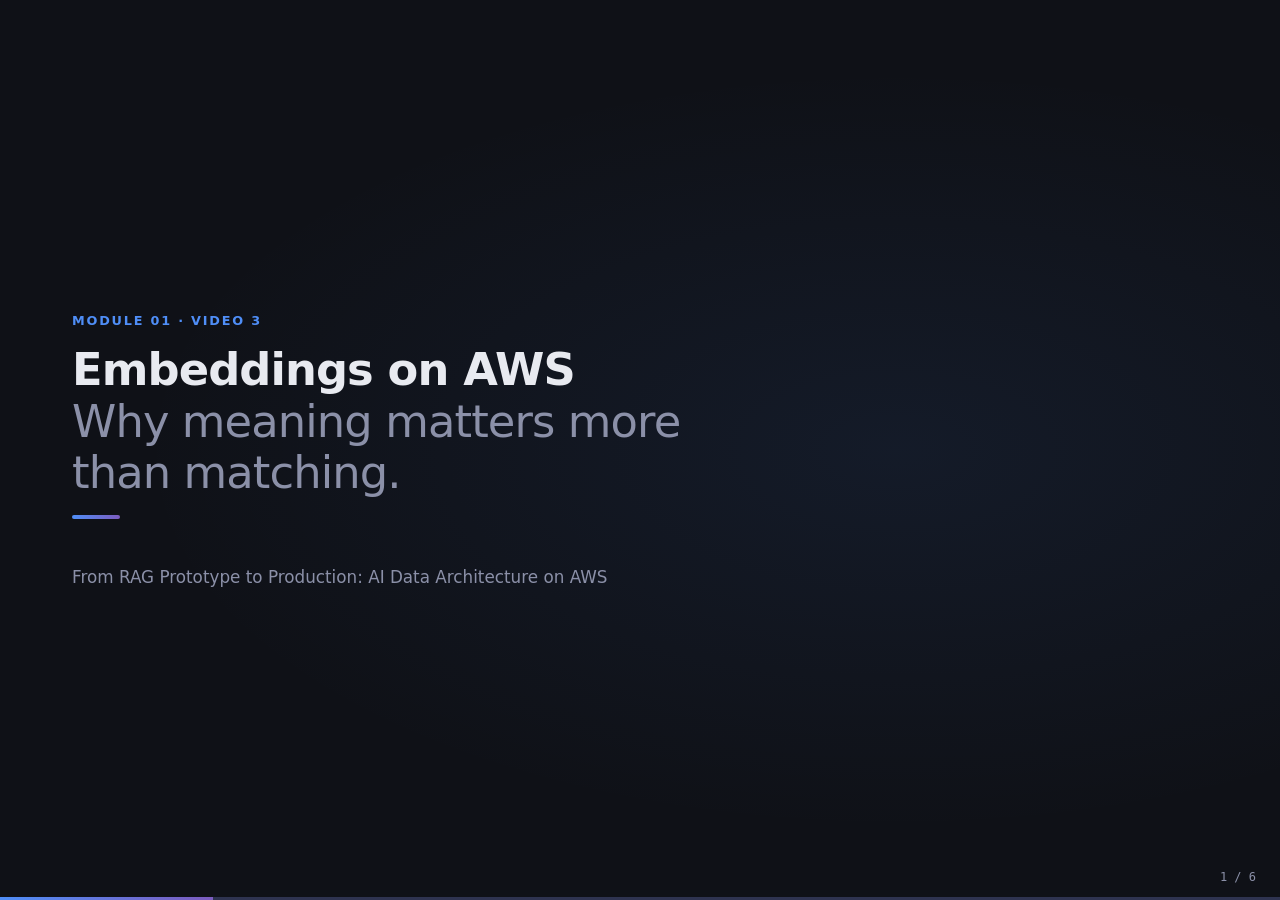
<file: slides/module-01/section3.html>
<!DOCTYPE html>
<html lang="en">
<head>
<meta charset="UTF-8">
<meta name="viewport" content="width=device-width, initial-scale=1.0">
<title>Module 1 Video 3: Embeddings on AWS — From RAG Prototype to Production</title>
<style>
  :root {
    --bg: #0f1117;
    --surface: #1a1d27;
    --surface2: #22263a;
    --border: #2e3350;
    --accent: #4f8ef7;
    --accent2: #7c5cbf;
    --green: #3ecf8e;
    --orange: #f5a623;
    --red: #e05c5c;
    --text: #e8eaf0;
    --text-muted: #8b90a8;
    --mono: 'JetBrains Mono', 'Fira Code', monospace;
    --sans: 'Inter', 'Segoe UI', system-ui, sans-serif;
  }
  * { box-sizing: border-box; margin: 0; padding: 0; }
  body { background: var(--bg); color: var(--text); font-family: var(--sans); height: 100vh; overflow: hidden; }
  .deck { width: 100%; height: 100vh; position: relative; }
  .slide { position: absolute; inset: 0; display: none; padding: 56px 72px; flex-direction: column; justify-content: center; }
  .slide.active { display: flex; }
  .progress { position: fixed; bottom: 0; left: 0; right: 0; height: 3px; background: var(--border); z-index: 100; }
  .progress-fill { height: 100%; background: linear-gradient(90deg, var(--accent), var(--accent2)); transition: width 0.3s ease; }
  .counter { position: fixed; bottom: 16px; right: 24px; font-size: 12px; color: var(--text-muted); z-index: 100; font-family: var(--mono); }
  h1 { font-size: 2.8rem; font-weight: 700; line-height: 1.15; letter-spacing: -0.02em; }
  h2 { font-size: 2rem; font-weight: 700; line-height: 1.2; }
  p { font-size: 1.05rem; line-height: 1.7; color: var(--text-muted); }
  .label { font-size: 0.75rem; font-weight: 600; letter-spacing: 0.12em; text-transform: uppercase; color: var(--accent); margin-bottom: 12px; }
  .accent-line { width: 48px; height: 4px; background: linear-gradient(90deg, var(--accent), var(--accent2)); border-radius: 2px; margin: 16px 0 24px; }
  code { font-family: var(--mono); background: var(--surface2); padding: 2px 8px; border-radius: 4px; font-size: 0.9rem; }
  .card { background: var(--surface); border: 1px solid var(--border); border-radius: 12px; padding: 28px 32px; }
  .two-col { display: grid; grid-template-columns: 1fr 1fr; gap: 40px; align-items: stretch; }
  .callout { background: rgba(79,142,247,0.08); border: 1px solid rgba(79,142,247,0.25); border-left: 4px solid var(--accent); border-radius: 8px; padding: 20px 24px; font-size: 1.05rem; color: var(--text); line-height: 1.6; margin-top: 20px; }
  .callout-warn { background: rgba(245,166,35,0.08); border-color: rgba(245,166,35,0.25); border-left-color: var(--orange); }
  .cmd-block { background: var(--surface); border: 1px solid var(--border); border-radius: 10px; padding: 28px 32px; font-family: var(--mono); font-size: 0.95rem; line-height: 1.8; color: var(--green); margin-top: 16px; overflow-x: auto; }
  .cmd-block .comment { color: var(--text-muted); }
  .cmd-block .prompt { color: var(--text-muted); user-select: none; }
  .stat-grid { display: grid; grid-template-columns: repeat(4, 1fr); gap: 16px; margin-top: 24px; }
  .stat-block { background: var(--surface); border: 1px solid var(--border); border-radius: 10px; padding: 24px; text-align: center; }
  .stat-block .stat-num { font-size: 2.2rem; font-weight: 800; color: var(--accent); font-family: var(--mono); line-height: 1; }
  .stat-block .stat-label { font-size: 0.85rem; color: var(--text-muted); margin-top: 8px; }
  .bullet-list { list-style: none; margin-top: 16px; }
  .bullet-list li { display: flex; gap: 12px; align-items: flex-start; padding: 10px 0; font-size: 1.05rem; line-height: 1.6; color: var(--text-muted); border-bottom: 1px solid var(--border); }
  .bullet-list li:last-child { border-bottom: none; }
  .bullet-list li::before { content: '→'; color: var(--accent); font-weight: 700; flex-shrink: 0; }
  .bullet-list li strong { color: var(--text); }
  .notes { display: none !important; }
  
  /* Three column grid */
  .three-col { display: grid; grid-template-columns: 1fr 1fr 1fr; gap: 24px; align-items: start; }
  .card-tag { font-size: 0.7rem; font-weight: 700; letter-spacing: 0.1em; text-transform: uppercase; margin-bottom: 10px; }
  .card-tag.blue { color: var(--accent); }
  .card-tag.green { color: var(--green); }
  .card-tag.purple { color: var(--accent2); }

  #s-title { background: radial-gradient(ellipse at 70% 50%, rgba(79,142,247,0.08) 0%, transparent 60%), var(--bg); }

  /* Presenter mode */
  body.presenter-mode .deck { width: 50%; }
  body.presenter-mode .slide { transform: scale(0.5); transform-origin: top left; }
  #speaker-notes-panel { position:fixed; top:0; right:-50%; width:50%; height:100vh; background:#0d0f18; color:var(--text); z-index:2000; transition:right 0.3s ease; border-left:2px solid var(--accent); display:flex; flex-direction:column; font-family:var(--sans); overflow:hidden; }
  body.presenter-mode #speaker-notes-panel { right:0; }
  #speaker-notes-header { background:#0a0c14; padding:16px 24px; border-bottom:1px solid var(--border); display:flex; justify-content:space-between; align-items:center; flex-shrink:0; }
  #speaker-notes-header .title { font-size:0.75rem; font-weight:700; letter-spacing:0.1em; text-transform:uppercase; color:var(--accent); }
  #speaker-notes-header .timer-area { display:flex; gap:20px; align-items:center; font-family:var(--mono); }
  #speaker-notes-header #timer { font-size:1.3rem; color:var(--accent); cursor:pointer; }
  #speaker-notes-header #clock { font-size:0.9rem; color:var(--text-muted); }
  #speaker-notes-content { padding:24px; flex:1; overflow-y:auto; font-size:0.9rem; line-height:1.7; color:var(--text-muted); white-space:pre-wrap; }
</style>
</head>
<body>
<div class="deck" id="deck">

  <!-- SLIDE 1: TITLE -->
  <div class="slide active" id="s-title">
    <div style="font-size: 0.8rem; font-weight: 600; letter-spacing: 0.14em; text-transform: uppercase; color: var(--accent); margin-bottom: 16px;">Module 01 · Video 3</div>
    <h1>Embeddings on AWS</h1>
    <h1 style="color: var(--text-muted); font-weight: 400;">Why meaning matters more<br>than matching.</h1>
    <div class="accent-line"></div>
    <div style="margin-top: 24px; font-size: 1.05rem; color: var(--text-muted);">From RAG Prototype to Production: AI Data Architecture on AWS</div>
    <div class="notes">In Video 2 you saw search fail. You searched for 'backpack for a week in Scotland' and got nothing. You tried the colour filter with 'red' and missed products tagged 'fiery_red'. This video explains why that happens and introduces the technology that fixes it: embeddings.</div>
  </div>

  <!-- SLIDE 2: THE PROBLEM -->
  <div class="slide" id="s-problem">
    <div class="label">Why search fails</div>
    <h2>Tokens don't understand meaning</h2>
    <div class="accent-line"></div>
    <div class="two-col">
      <div class="card">
        <div class="card-tag blue">Failed searches from Video 2</div>
        <ul class="bullet-list" style="margin-top: 0;">
          <li><strong>"backpack for Scotland"</strong> → 1000s results, none really correct</li>
          <li>Colour filter <strong>"red"</strong> → misses <code>fiery_red</code></li>
          <li><strong>"waterproof winter gloves"</strong> → misses products described differently</li>
        </ul>
      </div>
      <div class="card">
        <div class="card-tag purple">How BM25 / keyword search works</div>
        <ul class="bullet-list" style="margin-top: 0;">
          <li>Tokenises text into individual terms</li>
          <li>Matches <strong>exact tokens</strong> only</li>
          <li>No understanding of synonyms or intent</li>
          <li>Ranks by term frequency, not meaning</li>
        </ul>
      </div>
    </div>
    <div class="callout">Every failed search in Video 2 happened because keyword matching can't bridge the gap between what customers say and how products are described.</div>
    <div class="notes">BM25 is the algorithm behind keyword search. It's been the standard for decades. It works by breaking text into tokens and matching them. If your query contains 'red' and the product data says 'fiery_red', there's no match. If you search 'backpack for Scotland', it looks for those exact words in product names and descriptions. If the product says 'multi-day hiking rucksack suitable for Scottish Highlands', BM25 doesn't know those are related.

This isn't a bug. BM25 is doing exactly what it's designed to do: match tokens. The problem is that customers don't think in tokens. They think in meaning.</div>
  </div>

  <!-- SLIDE 3: WHAT EMBEDDINGS DO -->
  <div class="slide" id="s-embeddings">
    <div class="label">The solution</div>
    <h2>Text → numbers that capture meaning</h2>
    <div class="accent-line"></div>
    <div class="two-col">
      <svg viewBox="0 0 420 300" xmlns="http://www.w3.org/2000/svg" style="width: 100%; height: auto;">
        <rect x="0" y="0" width="420" height="300" rx="12" fill="#1a1d27" stroke="#2e3350"/>
        <text x="210" y="22" text-anchor="middle" font-family="Inter, system-ui, sans-serif" font-size="9" font-weight="600" fill="#4f8ef7" letter-spacing="0.1em">VECTOR SPACE (1024 DIMENSIONS VISUALISED AS 2D)</text>
        <!-- Red cluster -->
        <circle cx="80" cy="140" r="6" fill="#e05c5c" opacity="0.9"/>
        <text x="80" y="162" text-anchor="middle" font-family="JetBrains Mono, monospace" font-size="10" fill="#e8eaf0">red</text>
        <circle cx="110" cy="120" r="6" fill="#e05c5c" opacity="0.7"/>
        <text x="110" y="112" text-anchor="middle" font-family="JetBrains Mono, monospace" font-size="10" fill="#e8eaf0">crimson</text>
        <circle cx="60" cy="115" r="6" fill="#e05c5c" opacity="0.7"/>
        <text x="60" y="107" text-anchor="middle" font-family="JetBrains Mono, monospace" font-size="10" fill="#e8eaf0">fiery_red</text>
        <circle cx="95" cy="165" r="6" fill="#e05c5c" opacity="0.6"/>
        <text x="95" y="183" text-anchor="middle" font-family="JetBrains Mono, monospace" font-size="10" fill="#e8eaf0">scarlet</text>
        <line x1="80" y1="140" x2="60" y2="115" stroke="#e05c5c" stroke-width="1.5" stroke-dasharray="3,2" opacity="0.5"/>
        <!-- Outdoor cluster -->
        <circle cx="300" cy="150" r="6" fill="#3ecf8e" opacity="0.9"/>
        <text x="300" y="170" text-anchor="middle" font-family="JetBrains Mono, monospace" font-size="10" fill="#e8eaf0">hiking</text>
        <circle cx="340" cy="130" r="6" fill="#3ecf8e" opacity="0.7"/>
        <text x="340" y="122" text-anchor="middle" font-family="JetBrains Mono, monospace" font-size="10" fill="#e8eaf0">Scotland</text>
        <circle cx="360" cy="160" r="6" fill="#3ecf8e" opacity="0.7"/>
        <text x="360" y="178" text-anchor="middle" font-family="JetBrains Mono, monospace" font-size="10" fill="#e8eaf0">backpack</text>
        <circle cx="315" cy="185" r="6" fill="#3ecf8e" opacity="0.5"/>
        <text x="315" y="203" text-anchor="middle" font-family="JetBrains Mono, monospace" font-size="10" fill="#e8eaf0">waterproof</text>
        <!-- Blue cluster -->
        <circle cx="200" cy="245" r="6" fill="#4f8ef7" opacity="0.7"/>
        <text x="200" y="265" text-anchor="middle" font-family="JetBrains Mono, monospace" font-size="10" fill="#e8eaf0">navy</text>
        <circle cx="225" cy="230" r="6" fill="#4f8ef7" opacity="0.6"/>
        <text x="225" y="222" text-anchor="middle" font-family="JetBrains Mono, monospace" font-size="10" fill="#e8eaf0">cobalt</text>
        <!-- Distance annotations -->
        <line x1="80" y1="140" x2="200" y2="245" stroke="#8b90a8" stroke-width="1" stroke-dasharray="5,3" opacity="0.3"/>
      </svg>
      <div>
        <div class="card" style="margin-bottom: 16px;">
          <div class="card-tag blue">How it works</div>
          <ul class="bullet-list" style="margin-top: 0;">
            <li>Each word/phrase becomes a <strong>list of 1024 numbers</strong></li>
            <li>Similar meaning → <strong>nearby coordinates</strong></li>
            <li>"red" and "fiery_red" are <strong>close neighbours</strong></li>
            <li>"red" and "hiking" are <strong>far apart</strong></li>
          </ul>
        </div>
        <div class="card">
          <div class="card-tag green">What changes for search</div>
          <ul class="bullet-list" style="margin-top: 0;">
            <li>Query: "backpack for Scotland"</li>
            <li>Finds: products tagged <strong>hiking, mountaineering, waterproof</strong></li>
            <li>No exact token match needed</li>
          </ul>
        </div>
      </div>
    </div>
    <div class="notes">Embeddings convert text into a list of numbers — a vector — that captures the meaning of the text. The key insight: things with similar meanings get similar numbers. So 'red', 'crimson', and 'fiery_red' all end up as nearby points in this space. 'Hiking', 'Scotland', 'backpack', and 'mountaineering' cluster together because they're semantically related.

When you search with embeddings, you're not matching tokens. You're asking 'find me the things closest in meaning to what I said'. That's why 'backpack for Scotland' can match a product tagged for hiking and mountaineering, even though it doesn't contain the word 'Scotland'.

The numbers themselves are meaningless to humans — you can't look at [0.234, -0.891, 0.445, ...] and know what it means. But the distances between vectors are meaningful: closer = more semantically similar.</div>
  </div>

  <!-- SLIDE 4: DIMENSIONS -->
  <div class="slide" id="s-dimensions">
    <div class="label">The trade-off</div>
    <h2>Choosing dimensions</h2>
    <div class="accent-line"></div>
    <div class="two-col">
      <div>
        <div class="card" style="margin-bottom: 16px;">
          <div class="card-tag blue">What are dimensions?</div>
          <p style="font-size: 0.95rem; line-height: 1.6;">Each dimension is one number in the vector. More dimensions = more nuance captured = better at distinguishing similar concepts.</p>
          <p style="font-size: 0.95rem; line-height: 1.6; margin-top: 8px;"><code>"red jacket"</code> → <code>[0.234, -0.891, 0.445, ... × 1024]</code></p>
        </div>
        <div class="card">
          <div class="card-tag purple">Dimension options</div>
          <ul class="bullet-list" style="margin-top: 0;">
            <li><strong>256 dims</strong> — fast, small storage, lower quality</li>
            <li><strong>512 dims</strong> — balanced for most use cases</li>
            <li><strong>1024 dims</strong> — highest quality, more storage, slower search</li>
          </ul>
        </div>
      </div>
      <div>
        <div class="card" style="margin-bottom: 16px;">
          <div class="card-tag green">Decision factors</div>
          <ul class="bullet-list" style="margin-top: 0;">
            <li><strong>Catalogue size</strong> — 22k products? 1024 is fine. 10M+ products? Consider 256</li>
            <li><strong>Query precision</strong> — distinguishing "hiking boot" from "approach shoe" needs more dims</li>
            <li><strong>Storage cost</strong> — 4× more dims = 4× more bytes per product</li>
            <li><strong>Search latency</strong> — more dims = slightly slower nearest-neighbour search</li>
          </ul>
        </div>
        <div class="callout" style="margin-top: 0;">For Meridian's 22k products, <strong>1024 dimensions</strong> is the right choice. Storage is ~88 MB total. Search latency is under 50ms.</div>
      </div>
    </div>
    <div class="notes">Dimensions are the number of values in each vector. Think of it like resolution — more dimensions means more detail captured about the meaning of the text.

At 256 dimensions, you can tell 'jacket' from 'tent' but might struggle to distinguish 'waterproof hardshell' from 'softshell'. At 1024 dimensions, those subtle differences are captured.

The trade-off is storage and speed. Each product needs 1024 floating point numbers stored (4 bytes each = ~4KB per product). For Meridian's 22,000 products, that's about 88 MB total — trivial. For a retailer with 10 million products, that's 40 GB, and you might choose 256 dims to keep costs down.

For this course, we'll use 1024 throughout. It's the highest quality Titan offers and our catalogue is small enough that storage and search speed aren't concerns. If you're building for a much larger catalogue, 512 is usually the sweet spot of quality vs cost.</div>
  </div>

  <!-- SLIDE 5: CHOOSING A MODEL -->
  <div class="slide" id="s-models">
    <div class="label">Decision framework</div>
    <h2>Embedding models on AWS</h2>
    <div class="accent-line"></div>
    <div class="three-col">
      <div class="card">
        <div class="card-tag blue">Amazon Titan Embed v2</div>
        <p style="font-size: 0.95rem; line-height: 1.6;">Default choice. 256/512/1024 dimensions. Cheapest via Bedrock. Good general quality. UK English ✓.</p>
      </div>
      <div class="card">
        <div class="card-tag green">Third-party via Bedrock</div>
        <p style="font-size: 0.95rem; line-height: 1.6;">Cohere Embed, others. Multilingual strength. Domain-specific options. Higher cost.</p>
      </div>
      <div class="card">
        <div class="card-tag purple">Open-source on SageMaker</div>
        <p style="font-size: 0.95rem; line-height: 1.6;">Full control. Fine-tuning possible. Cost-effective at massive scale. Operational overhead.</p>
      </div>
    </div>
    <div class="stat-grid">
      <div class="stat-block"><div class="stat-num">1024</div><div class="stat-label">Dimensions (Titan v2 max)</div></div>
      <div class="stat-block"><div class="stat-num">~£0.02</div><div class="stat-label">Per million tokens</div></div>
      <div class="stat-block"><div class="stat-num">&lt;100ms</div><div class="stat-label">Latency per call</div></div>
      <div class="stat-block"><div class="stat-num">25 langs</div><div class="stat-label">Titan v2 coverage</div></div>
    </div>
    <div class="notes">Three options on AWS for generating embeddings.

Titan Embed v2 is the default choice for most workloads. It's Amazon's own model, available through Bedrock, and it's the cheapest option. 1024 dimensions gives you good quality without excessive storage. It supports 25 languages and handles English extremely well.

Third-party models through Bedrock: Cohere Embed is the main alternative. It's stronger for multilingual workloads. There are also domain-specific options emerging. Higher cost than Titan.

Open-source on SageMaker: for when you need full control. You can fine-tune on your own data, which can significantly improve quality for specialised domains. Cost-effective at massive scale because you're paying for compute, not per-token. But you take on the operational overhead of hosting.

For Meridian, we'll use Titan Embed v2. It's the right choice for a UK retailer with 22,000 products in English. We'd reach for Cohere if Meridian expanded to Continental Europe, or SageMaker if they had millions of products and wanted domain-specific tuning.</div>
  </div>

  <!-- SLIDE 6: WHAT'S NEXT -->
  <div class="slide" id="s-next">
    <div class="label">Coming up</div>
    <h2>Video 4: Choosing a Vector Store</h2>
    <div class="accent-line"></div>
    <div class="two-col">
      <div class="card">
        <div class="card-tag blue">What you now know</div>
        <ul class="bullet-list" style="margin-top: 0;">
          <li>Text becomes <strong>vectors</strong> (lists of numbers)</li>
          <li>Similar meaning = <strong>nearby vectors</strong></li>
          <li><strong>Titan Embed v2</strong> at 1024 dims for Meridian</li>
          <li>~£0.02 per million tokens to generate</li>
        </ul>
      </div>
      <div class="card">
        <div class="card-tag green">What's next</div>
        <ul class="bullet-list" style="margin-top: 0;">
          <li>Where do you <strong>store</strong> 22k vectors?</li>
          <li><strong>OpenSearch Serverless</strong> vs <strong>pgvector</strong> vs <strong>S3 Vectors</strong></li>
          <li>Decision framework based on <strong>your workload</strong></li>
          <li>Live demo: <strong>same query, three approaches</strong></li>
        </ul>
      </div>
    </div>
    <div class="callout">OpenSearch is already deployed in your stack. Next video: we generate embeddings for Meridian's products and store them.</div>
    <div class="notes">You now understand what embeddings are and which model to use. But a vector is just a list of numbers — you need somewhere to store them and search them efficiently. That's a vector store. Next video covers the options: OpenSearch Serverless (which is already in your stack), pgvector on Aurora, S3 Vectors, and managed options like Bedrock Knowledge Bases. We'll talk about when to use which.

The key decision factors are: catalogue size, query patterns (pure vector vs hybrid), cost, and operational complexity. We'll map each option against Meridian's specific requirements.</div>
  </div>

</div><!-- /deck -->

<!-- PROGRESS + COUNTER -->
<div class="progress"><div class="progress-fill" id="progress-fill"></div></div>
<div class="counter" id="counter">1 / 6</div>

<!-- NOTES open in separate window via N key -->
<script>
const channel = new BroadcastChannel('meridian-slides');
const deck = {
  slides: Array.from(document.querySelectorAll('.slide')),
  cur: 0,
  notesWin: null,
  go(n) {
    if (n < 0 || n >= this.slides.length) return;
    this.slides[this.cur].classList.remove('active');
    this.cur = n;
    this.slides[this.cur].classList.add('active');
    document.getElementById('counter').textContent = (this.cur + 1) + ' / ' + this.slides.length;
    document.getElementById('progress-fill').style.width = ((this.cur + 1) / this.slides.length * 100) + '%';
    channel.postMessage({type: 'NAVIGATE', slide: this.cur, total: this.slides.length});
    this.sendNotesData();
  },
  next() { this.go(this.cur + 1); },
  prev() { this.go(this.cur - 1); },
  sendNotesData() {
    const notes = this.slides[this.cur].querySelector('.notes');
    const curClone = this.slides[this.cur].cloneNode(true);
    const n = curClone.querySelector('.notes'); if (n) n.remove();
    const nextHtml = this.cur + 1 < this.slides.length ? (() => { const c = this.slides[this.cur+1].cloneNode(true); const nn = c.querySelector('.notes'); if(nn) nn.remove(); return c.innerHTML; })() : null;
    const styles = document.querySelector('style').textContent;
    channel.postMessage({
      type: 'NOTES_DATA',
      slide: this.cur,
      total: this.slides.length,
      notesText: notes ? notes.textContent.trim() : '',
      currentHtml: curClone.innerHTML,
      nextHtml: nextHtml,
      styles: styles
    });
  },
  openNotes() {
    const notesHtml = `<!DOCTYPE html><html><head><title>Speaker Notes</title>
<style>
*{box-sizing:border-box;margin:0;padding:0;}
body{font-family:-apple-system,system-ui,sans-serif;background:#0f1117;color:#e8eaf0;padding:1.5rem;margin:0;height:100vh;overflow:hidden;display:flex;flex-direction:column;box-sizing:border-box;}
.top{display:flex;justify-content:space-between;align-items:center;margin-bottom:0.75rem;}
.timer{font-family:'JetBrains Mono',monospace;font-size:1.4rem;color:#4f8ef7;}
.slide-num{font-size:0.85rem;color:#8b90a8;}
.notes-content{line-height:1.7;font-size:0.9rem;white-space:pre-wrap;color:#c8cad0;padding:0.75rem;border:1px solid #2e3350;border-radius:6px;overflow:auto;resize:both;height:250px;}
.slides-row{display:grid;grid-template-columns:2fr 1fr;gap:0.75rem;margin-top:0.75rem;flex:1;min-height:0;}
.slide-frame{background:#000;border:1px solid #2e3350;border-radius:6px;overflow:hidden;position:relative;min-height:0;}
.slide-frame.current{border-color:#4f8ef7;border-width:2px;}
.slide-frame h3{position:absolute;top:4px;left:8px;font-size:0.6rem;color:#8b90a8;text-transform:uppercase;letter-spacing:0.08em;z-index:1;}
.slide-frame iframe{position:absolute;top:0;left:0;width:1920px;height:1080px;border:none;pointer-events:none;transform-origin:0 0;}
.nav-btns{display:flex;gap:0.5rem;margin-top:0.75rem;}
.nav-btns button{flex:1;padding:0.6rem;background:#1a1d27;border:1px solid #2e3350;border-radius:6px;color:#e8eaf0;cursor:pointer;font-size:0.9rem;font-weight:600;}
.nav-btns button:hover{background:#22263a;border-color:#4f8ef7;}
</style></head><body>
<div class="top"><span class="slide-num" id="nn-slide">1 / ?</span><span class="timer" id="nn-timer">00:00</span></div>
<div class="notes-content" id="nn-notes">Press N on the presentation to connect.</div>
<div class="slides-row">
<div class="slide-frame current"><h3>Current</h3><iframe id="nn-current"></iframe></div>
<div class="slide-frame"><h3>Next</h3><iframe id="nn-next"></iframe></div>
</div>
<div class="nav-btns"><button id="nn-prev">\u2190 Previous</button><button id="nn-next-btn">Next \u2192</button></div>
<script>
var ch = new BroadcastChannel('meridian-slides');
var startTime = Date.now();
setInterval(function(){
  var s = Math.floor((Date.now()-startTime)/1000);
  document.getElementById('nn-timer').textContent = String(Math.floor(s/60)).padStart(2,'0')+':'+String(s%60).padStart(2,'0');
},1000);
ch.onmessage = function(e){
  var d = e.data;
  if(d.type==='NOTES_DATA'){
    document.getElementById('nn-slide').textContent=(d.slide+1)+' / '+d.total;
    document.getElementById('nn-notes').textContent=d.notesText;
    var curF=document.getElementById('nn-current');
    var nxtF=document.getElementById('nn-next');
    curF.srcdoc='<!DOCTYPE html><html><head><style>'+d.styles+'</style></head><body style="background:#0f1117;margin:0;overflow:hidden;"><div style="position:absolute;inset:0;display:flex;padding:56px 72px;flex-direction:column;justify-content:center;">'+d.currentHtml+'</div></body></html>';
    if(d.nextHtml){nxtF.srcdoc='<!DOCTYPE html><html><head><style>'+d.styles+'</style></head><body style="background:#0f1117;margin:0;overflow:hidden;"><div style="position:absolute;inset:0;display:flex;padding:56px 72px;flex-direction:column;justify-content:center;">'+d.nextHtml+'</div></body></html>';}
    else{nxtF.srcdoc='<html><body style="background:#0f1117;display:flex;align-items:center;justify-content:center;height:100vh;margin:0;"><p style="color:#8b90a8;font-family:sans-serif;">End</p></body></html>';}
  }
};
document.getElementById('nn-prev').addEventListener('click',function(){ch.postMessage({type:'PREV'});if(window.opener&&window.opener.deck)window.opener.deck.prev();});
document.getElementById('nn-next-btn').addEventListener('click',function(){ch.postMessage({type:'NEXT'});if(window.opener&&window.opener.deck)window.opener.deck.next();});
document.addEventListener('keydown',function(e){
  if(e.key==='ArrowRight'||e.key===' '){e.preventDefault();ch.postMessage({type:'NEXT'});if(window.opener&&window.opener.deck)window.opener.deck.next();}
  if(e.key==='ArrowLeft'){e.preventDefault();ch.postMessage({type:'PREV'});if(window.opener&&window.opener.deck)window.opener.deck.prev();}
});
function scaleFrames(){
  document.querySelectorAll('.slide-frame').forEach(function(f){
    var iframe=f.querySelector('iframe');if(!iframe)return;
    var scale=Math.min(f.clientWidth/1920,f.clientHeight/1080);
    iframe.style.transform='scale('+scale+')';
  });
}
new ResizeObserver(scaleFrames).observe(document.body);
scaleFrames();
<\/script></body></html>`;
    this.notesWin = window.open('', 'speaker-notes', 'width=1000,height=700');
    this.notesWin.document.write(notesHtml);
    this.notesWin.document.close();
    this.sendNotesData();
  }
};
// Listen for commands from notes window
channel.onmessage = function(e) {
  if (e.data.type === 'NEXT') deck.next();
  if (e.data.type === 'PREV') deck.prev();
};
document.addEventListener('keydown', e => {
  if (e.key === 'ArrowRight' || e.key === ' ') { e.preventDefault(); deck.next(); }
  if (e.key === 'ArrowLeft') { e.preventDefault(); deck.prev(); }
  if (e.key === 'n' || e.key === 'N') { deck.openNotes(); }
});
document.querySelector('.deck').addEventListener('click', () => deck.next());
deck.go(0);
</script>
</body>
</html>
</file>
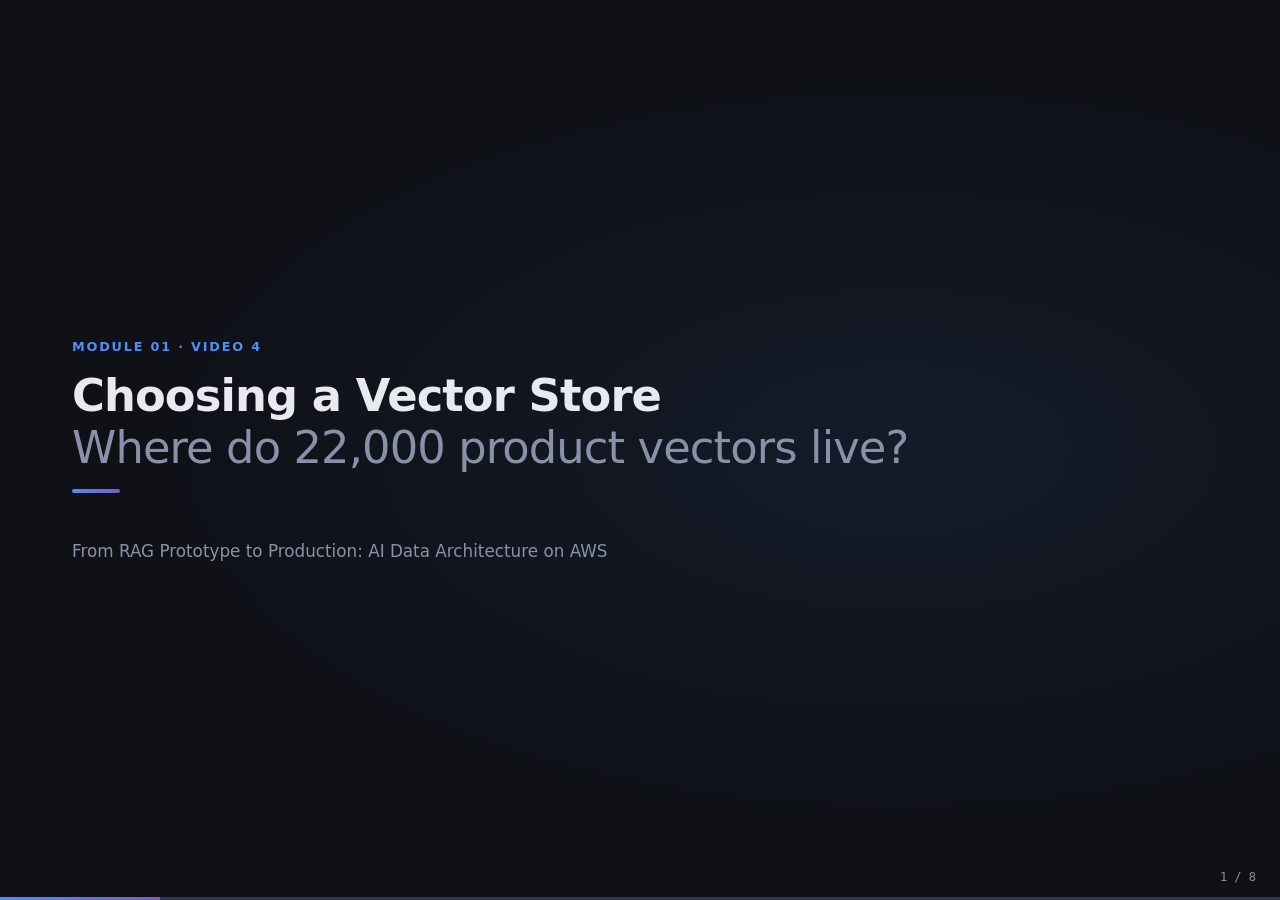
<file: slides/module-01/section4.html>
<!DOCTYPE html>
<html lang="en">
<head>
<meta charset="UTF-8">
<meta name="viewport" content="width=device-width, initial-scale=1.0">
<title>Module 1 Video 4: Choosing a Vector Store — From RAG Prototype to Production</title>
<style>
  :root {
    --bg: #0f1117;
    --surface: #1a1d27;
    --surface2: #22263a;
    --border: #2e3350;
    --accent: #4f8ef7;
    --accent2: #7c5cbf;
    --green: #3ecf8e;
    --orange: #f5a623;
    --red: #e05c5c;
    --text: #e8eaf0;
    --text-muted: #8b90a8;
    --mono: 'JetBrains Mono', 'Fira Code', monospace;
    --sans: 'Inter', 'Segoe UI', system-ui, sans-serif;
  }
  * { box-sizing: border-box; margin: 0; padding: 0; }
  body { background: var(--bg); color: var(--text); font-family: var(--sans); height: 100vh; overflow: hidden; }
  .deck { width: 100%; height: 100vh; position: relative; }
  .slide { position: absolute; inset: 0; display: none; padding: 56px 72px; flex-direction: column; justify-content: center; }
  .slide.active { display: flex; }
  .progress { position: fixed; bottom: 0; left: 0; right: 0; height: 3px; background: var(--border); z-index: 100; }
  .progress-fill { height: 100%; background: linear-gradient(90deg, var(--accent), var(--accent2)); transition: width 0.3s ease; }
  .counter { position: fixed; bottom: 16px; right: 24px; font-size: 12px; color: var(--text-muted); z-index: 100; font-family: var(--mono); }
  h1 { font-size: 2.8rem; font-weight: 700; line-height: 1.15; letter-spacing: -0.02em; }
  h2 { font-size: 2rem; font-weight: 700; line-height: 1.2; }
  p { font-size: 1.05rem; line-height: 1.7; color: var(--text-muted); }
  .label { font-size: 0.75rem; font-weight: 600; letter-spacing: 0.12em; text-transform: uppercase; color: var(--accent); margin-bottom: 12px; }
  .accent-line { width: 48px; height: 4px; background: linear-gradient(90deg, var(--accent), var(--accent2)); border-radius: 2px; margin: 16px 0 24px; }
  code { font-family: var(--mono); background: var(--surface2); padding: 2px 8px; border-radius: 4px; font-size: 0.9rem; }
  .card { background: var(--surface); border: 1px solid var(--border); border-radius: 12px; padding: 28px 32px; }
  .two-col { display: grid; grid-template-columns: 1fr 1fr; gap: 40px; align-items: stretch; }
  .callout { background: rgba(79,142,247,0.08); border: 1px solid rgba(79,142,247,0.25); border-left: 4px solid var(--accent); border-radius: 8px; padding: 20px 24px; font-size: 1.05rem; color: var(--text); line-height: 1.6; margin-top: 20px; }
  .callout-warn { background: rgba(245,166,35,0.08); border-color: rgba(245,166,35,0.25); border-left-color: var(--orange); }
  .cmd-block { background: var(--surface); border: 1px solid var(--border); border-radius: 10px; padding: 28px 32px; font-family: var(--mono); font-size: 0.95rem; line-height: 1.8; color: var(--green); margin-top: 16px; overflow-x: auto; }
  .cmd-block .comment { color: var(--text-muted); }
  .cmd-block .prompt { color: var(--text-muted); user-select: none; }
  .stat-grid { display: grid; grid-template-columns: repeat(4, 1fr); gap: 16px; margin-top: 24px; }
  .stat-block { background: var(--surface); border: 1px solid var(--border); border-radius: 10px; padding: 24px; text-align: center; }
  .stat-block .stat-num { font-size: 2.2rem; font-weight: 800; color: var(--accent); font-family: var(--mono); line-height: 1; }
  .stat-block .stat-label { font-size: 0.85rem; color: var(--text-muted); margin-top: 8px; }
  .bullet-list { list-style: none; margin-top: 16px; }
  .bullet-list li { display: flex; gap: 12px; align-items: flex-start; padding: 10px 0; font-size: 1.05rem; line-height: 1.6; color: var(--text-muted); border-bottom: 1px solid var(--border); }
  .bullet-list li:last-child { border-bottom: none; }
  .bullet-list li::before { content: '→'; color: var(--accent); font-weight: 700; flex-shrink: 0; }
  .bullet-list li strong { color: var(--text); }
  .notes { display: none !important; }

  /* Three and four column grids */
  .three-col { display: grid; grid-template-columns: 1fr 1fr 1fr; gap: 24px; align-items: stretch; }
  .four-col { display: grid; grid-template-columns: 1fr 1fr 1fr 1fr; gap: 20px; align-items: stretch; }
  .card-tag { font-size: 0.7rem; font-weight: 700; letter-spacing: 0.1em; text-transform: uppercase; margin-bottom: 10px; }
  .card-tag.blue { color: var(--accent); }
  .card-tag.green { color: var(--green); }
  .card-tag.purple { color: var(--accent2); }
  .card-tag.orange { color: var(--orange); }
  .compare-table { width: 100%; border-collapse: collapse; margin-top: 16px; font-size: 0.9rem; }
  .compare-table th { text-align: left; padding: 10px 12px; border-bottom: 2px solid var(--border); color: var(--accent); font-size: 0.75rem; font-weight: 700; letter-spacing: 0.08em; text-transform: uppercase; }
  .compare-table td { padding: 10px 12px; border-bottom: 1px solid var(--border); color: var(--text-muted); }
  .compare-table tr:last-child td { border-bottom: none; }
  .compare-table .highlight { color: var(--green); font-weight: 600; }

  #s-title { background: radial-gradient(ellipse at 70% 50%, rgba(79,142,247,0.08) 0%, transparent 60%), var(--bg); }

  /* Presenter mode */
  body.presenter-mode .deck { width: 50%; }
  body.presenter-mode .slide { transform: scale(0.5); transform-origin: top left; }
  #speaker-notes-panel { position:fixed; top:0; right:-50%; width:50%; height:100vh; background:#0d0f18; color:var(--text); z-index:2000; transition:right 0.3s ease; border-left:2px solid var(--accent); display:flex; flex-direction:column; font-family:var(--sans); overflow:hidden; }
  body.presenter-mode #speaker-notes-panel { right:0; }
  #speaker-notes-header { background:#0a0c14; padding:16px 24px; border-bottom:1px solid var(--border); display:flex; justify-content:space-between; align-items:center; flex-shrink:0; }
  #speaker-notes-header .title { font-size:0.75rem; font-weight:700; letter-spacing:0.1em; text-transform:uppercase; color:var(--accent); }
  #speaker-notes-header .timer-area { display:flex; gap:20px; align-items:center; font-family:var(--mono); }
  #speaker-notes-header #timer { font-size:1.3rem; color:var(--accent); cursor:pointer; }
  #speaker-notes-header #clock { font-size:0.9rem; color:var(--text-muted); }
  #speaker-notes-content { padding:24px; flex:1; overflow-y:auto; font-size:0.9rem; line-height:1.7; color:var(--text-muted); white-space:pre-wrap; }
</style>
</head>
<body>
<div class="deck" id="deck">

  <!-- SLIDE 1: TITLE -->
  <div class="slide active" id="s-title">
    <div style="font-size: 0.8rem; font-weight: 600; letter-spacing: 0.14em; text-transform: uppercase; color: var(--accent); margin-bottom: 16px;">Module 01 · Video 4</div>
    <h1>Choosing a Vector Store</h1>
    <h1 style="color: var(--text-muted); font-weight: 400;">Where do 22,000 product vectors live?</h1>
    <div class="accent-line"></div>
    <div style="margin-top: 24px; font-size: 1.05rem; color: var(--text-muted);">From RAG Prototype to Production: AI Data Architecture on AWS</div>
    <div class="notes">You know what embeddings are. You know we're using Titan Embed v2 at 1024 dimensions. The question now: where do you store them so you can search by meaning? AWS gives you several options. This video covers what they are, when to use each, and why Meridian uses two of them.</div>
  </div>

  <!-- SLIDE 2: OPTIONS -->
  <div class="slide" id="s-options">
    <div class="label">The landscape</div>
    <h2>Vector stores on AWS</h2>
    <div class="accent-line"></div>
    <div style="display: grid; grid-template-columns: 1fr 1fr; gap: 24px; align-items: stretch;">
      <div class="card">
        <div class="card-tag blue">OpenSearch Serverless</div>
        <p style="font-size: 0.95rem; line-height: 1.6;">Purpose-built for search. Combines BM25 keyword matching with vector similarity in a single hybrid query. NextGen collections scale to zero when idle. Managed infrastructure, no patching or capacity planning.</p>
        <p style="font-size: 0.85rem; line-height: 1.5; margin-top: 8px; color: var(--accent);">Best for: product discovery, catalogue search, user-facing queries</p>
      </div>
      <div class="card">
        <div class="card-tag green">Aurora pgvector</div>
        <p style="font-size: 0.95rem; line-height: 1.6;">Add vector search to your existing PostgreSQL database. No new service, no new billing dimension. Vectors live alongside structured data (price, stock, category). ACID transactions mean embeddings stay consistent with product updates.</p>
        <p style="font-size: 0.85rem; line-height: 1.5; margin-top: 8px; color: var(--green);">Best for: similar-product lookups, small-medium catalogues, unified data model</p>
      </div>
      <div class="card">
        <div class="card-tag purple">S3 Vectors</div>
        <p style="font-size: 0.95rem; line-height: 1.6;">Store and query vectors directly in S3. No infrastructure to provision. Pay only when you query. Latency is higher (not real-time), but cost approaches zero for infrequent use.</p>
        <p style="font-size: 0.85rem; line-height: 1.5; margin-top: 8px; color: var(--accent2);">Best for: batch analytics, offline recommendations, archival similarity search</p>
      </div>
      <div class="card">
        <div class="card-tag orange">Bedrock Knowledge Bases</div>
        <p style="font-size: 0.95rem; line-height: 1.6;">Fully managed end-to-end: point it at a document bucket, it handles chunking, embedding generation, storage, and retrieval. Least code, least control. Cannot customise chunking or scoring.</p>
        <p style="font-size: 0.85rem; line-height: 1.5; margin-top: 8px; color: var(--orange);">Best for: policy documents, FAQs, internal knowledge where defaults are acceptable</p>
      </div>
    </div>
    <div class="notes">Four options. Each has a sweet spot.

OpenSearch Serverless is purpose-built for search. It does BM25 keyword AND vector search in a single query. The NextGen collection type scales to zero when idle, so you're not paying when nobody's searching. For Meridian, this is the primary search engine.

pgvector is an extension you add to PostgreSQL. Aurora already has it enabled. You're adding a column of vectors to your existing products table. No new service, no new network hop. The trade-off: it doesn't do hybrid search natively, and at very large scale (millions of vectors) it's slower than a dedicated vector database.

S3 Vectors is new. You store vectors as objects in S3 and query them with a similarity API. Pay per query, no infrastructure. Good for batch analytics or infrequent searches. Not suitable for real-time search at the latencies Meridian needs.

Bedrock Knowledge Bases is the most managed option. You point it at a document bucket, it handles chunking, embedding, storage, and retrieval. Least control but fastest to set up. Good for policy documents where you don't need custom chunking strategies.</div>
  </div>

  <!-- SLIDE 3: FRAMEWORK -->
  <div class="slide" id="s-framework">
    <div class="label">Decision framework</div>
    <h2>When to use what</h2>
    <div class="accent-line"></div>
    <div class="card">
      <table class="compare-table">
        <thead>
          <tr>
            <th>Factor</th>
            <th>OpenSearch</th>
            <th>pgvector</th>
            <th>S3 Vectors</th>
            <th>Bedrock KB</th>
          </tr>
        </thead>
        <tbody>
          <tr><td>Real-time search</td><td class="highlight">Yes</td><td>Yes</td><td>No</td><td>Yes</td></tr>
          <tr><td>Hybrid (BM25 + vector)</td><td class="highlight">Built-in</td><td>Manual</td><td>No</td><td>No</td></tr>
          <tr><td>Scale to zero</td><td class="highlight">NextGen</td><td>Aurora pause</td><td class="highlight">Always</td><td>Yes</td></tr>
          <tr><td>Existing PostgreSQL</td><td>No</td><td class="highlight">Yes</td><td>No</td><td>No</td></tr>
          <tr><td>Operational overhead</td><td>Low</td><td class="highlight">Lowest</td><td class="highlight">None</td><td class="highlight">None</td></tr>
          <tr><td>Fine-grained control</td><td>High</td><td>High</td><td>Low</td><td class="highlight">Lowest</td></tr>
          <tr><td>Max practical scale</td><td>Billions</td><td>~5M</td><td>Billions</td><td>~10M</td></tr>
        </tbody>
      </table>
    </div>
    <div class="notes">This table is the decision framework. Walk through each row.

Real-time search: if you need sub-100ms responses for user-facing search, S3 Vectors is out. The rest all work.

Hybrid search: only OpenSearch does it natively in a single query. With pgvector you'd need to run two queries and combine scores yourself. That's doable but adds complexity.

Scale to zero: OpenSearch NextGen and Aurora auto-pause both do this. Important for a course lab where you tear down nightly.

Existing PostgreSQL: if you already have Aurora (Meridian does), pgvector adds vector search with zero new services. No new billing, no new IAM policies, no new VPC configuration.

Operational overhead: Bedrock KB and S3 Vectors are both zero-ops. OpenSearch is low (managed service). pgvector is lowest because it's just your existing database.

Scale: pgvector works well up to about 5 million vectors on Aurora. Beyond that, you hit memory and index rebuild time issues. OpenSearch and S3 Vectors handle billions.</div>
  </div>

  <!-- SLIDE 4: COST -->
  <div class="slide" id="s-cost">
    <div class="label">Cost at scale</div>
    <h2>What does storage cost?</h2>
    <div class="accent-line"></div>
    <div class="two-col">
      <div class="card">
        <div class="card-tag blue">Monthly cost comparison</div>
        <table class="compare-table">
          <thead>
            <tr><th>Scale</th><th>OpenSearch</th><th>pgvector</th><th>S3 Vectors</th></tr>
          </thead>
          <tbody>
            <tr><td>22k vectors</td><td>~£0*</td><td class="highlight">£0 (included)</td><td>~£0.01</td></tr>
            <tr><td>500k vectors</td><td>~£15-25</td><td>~£2-5</td><td>~£0.50</td></tr>
            <tr><td>10M vectors</td><td>~£200-400</td><td>~£50-100</td><td>~£10</td></tr>
          </tbody>
        </table>
        <p style="font-size: 0.8rem; margin-top: 12px; color: var(--text-muted);">* NextGen scale-to-zero: no charge when idle</p>
      </div>
      <div class="card">
        <div class="card-tag green">What drives cost</div>
        <ul class="bullet-list" style="margin-top: 0;">
          <li><strong>Storage</strong> — bytes per vector × number of vectors</li>
          <li><strong>Compute</strong> — OCUs (OpenSearch) vs ACUs (Aurora) vs per-query (S3)</li>
          <li><strong>Queries</strong> — OpenSearch charges per OCU-hour, pgvector uses existing capacity</li>
          <li><strong>Ingestion</strong> — one-time Bedrock cost to generate embeddings (~£0.45 for 22k products)</li>
        </ul>
      </div>
    </div>
    <div class="notes">Cost is where the decision gets real.

At Meridian's scale of 22,000 products, everything is essentially free. pgvector adds a column to an existing table — zero marginal cost. OpenSearch NextGen scales to zero. S3 Vectors is pennies.

The differences emerge at scale. At 500k vectors (if Meridian grows or you index reviews too), OpenSearch costs £15-25/month for the OCU hours during active search. pgvector is still cheap because it's sharing Aurora capacity you're already paying for. S3 Vectors remains the cheapest but can't do real-time search.

At 10M vectors, the economics shift significantly. pgvector needs a larger Aurora instance for the indexes to fit in memory. OpenSearch is purpose-built for this scale. S3 Vectors is dirt cheap but query-time-limited.

The one-time cost to generate all 22k embeddings with Titan Embed v2: about £0.45.</div>
  </div>

  <!-- SLIDE 5: MERIDIAN -->
  <div class="slide" id="s-meridian">
    <div class="label">Meridian's architecture</div>
    <h2>Why we use both</h2>
    <div class="accent-line"></div>
    <div class="two-col">
      <div class="card">
        <div class="card-tag blue">OpenSearch Serverless</div>
        <ul class="bullet-list" style="margin-top: 0;">
          <li><strong>Primary search engine</strong> for Ridge Assist</li>
          <li><strong>BM25 + vector</strong> hybrid queries</li>
          <li>Handles product <strong>discovery, browsing, filtering</strong></li>
          <li><strong>Scale-to-zero</strong> between sessions</li>
        </ul>
      </div>
      <div class="card">
        <div class="card-tag green">Aurora pgvector</div>
        <ul class="bullet-list" style="margin-top: 0;">
          <li>Product detail <strong>source of truth</strong></li>
          <li>Embedding stored <strong>alongside structured data</strong></li>
          <li>Used for: <strong>'find similar products'</strong> on detail page</li>
          <li><strong>Zero new services</strong>, zero new cost</li>
        </ul>
      </div>
    </div>
    <div class="callout">Using both isn't over-engineering. They serve different access patterns. OpenSearch finds products. Aurora knows everything about them.</div>
    <div class="notes">Meridian uses both. This isn't redundancy, it's different access patterns.

OpenSearch is the search engine. When a customer types 'warm jacket for Scottish winter', OpenSearch handles that query. It combines BM25 keyword matching with vector similarity in a single request. It's optimised for discovery: fast, ranked, filterable.

Aurora pgvector stores the embedding alongside the product record. When you're on a product detail page and want 'similar products', that's a pgvector query — find the 5 nearest vectors to this product's vector. It's a simple, cheap query against your existing database.

The intentional drift we built into the demo (250 products only in one store, 250 only in the other) shows why having both matters and why consistency between them is a real engineering problem. That's what zero-ETL solves later in the course.</div>
  </div>

  <!-- SLIDE 6: NEXT -->
  <div class="slide" id="s-next">
    <div class="label">Live demo</div>
    <h2>Let's see it work</h2>
    <div class="accent-line"></div>
    <div class="two-col">
      <div class="card">
        <div class="card-tag blue">What we'll do in the notebook</div>
        <ul class="bullet-list" style="margin-top: 0;">
          <li>Generate embeddings for <strong>20 products</strong> with Titan Embed v2</li>
          <li>Store them in <strong>Aurora pgvector</strong></li>
          <li>Store the same vectors in <strong>OpenSearch</strong></li>
          <li>Run the <strong>same query</strong> against both</li>
          <li>Compare results <strong>side-by-side</strong></li>
        </ul>
      </div>
      <div class="card">
        <div class="card-tag green">What to watch for</div>
        <ul class="bullet-list" style="margin-top: 0;">
          <li>Same vectors, <strong>different results</strong> (scoring differs)</li>
          <li>pgvector: <strong>cosine similarity</strong>, pure vector</li>
          <li>OpenSearch: <strong>hybrid BM25 + vector</strong>, combined score</li>
          <li><strong>Query latency</strong> comparison</li>
        </ul>
      </div>
    </div>
    <div class="callout">Switching to the notebook now. Follow along in 04-vector-store-comparison.ipynb.</div>
    <div class="notes">Time to switch to the notebook. We'll generate embeddings for a small sample of products, store them in both vector stores, and run the same natural language query against each. The point isn't which one is 'better' — it's seeing how the same vectors produce different results depending on the search algorithm. OpenSearch's hybrid scoring finds products that match both keywords AND meaning. pgvector's pure cosine similarity finds the semantically closest matches regardless of exact term overlap. Both are useful. Different tools for different jobs.</div>
  </div>

  <!-- SLIDE 7: WRAP-UP -->
  <div class="slide" id="s-wrapup">
    <div class="label">What we learned from the demo</div>
    <h2>Real-world observations</h2>
    <div class="accent-line"></div>
    <div class="two-col">
      <div class="card">
        <div class="card-tag blue">Results: "lightweight tent for summer festivals"</div>
        <ul class="bullet-list" style="margin-top: 0;">
          <li><strong>BM25</strong> matched keywords: "Festival Hat", "Summer Liner", "Lightweight Tent" — only 1 of 5 was actually a tent</li>
          <li><strong>pgvector</strong> found tents by meaning: Compact Tent, 2 Tent, 3 Tent — understood the intent</li>
          <li><strong>OpenSearch knn</strong> also found tents: all 5 results were tents, different scoring order</li>
        </ul>
      </div>
      <div class="card">
        <div class="card-tag green">Architecture observations</div>
        <ul class="bullet-list" style="margin-top: 0;">
          <li><strong>pgvector: instant writes</strong> — UPDATE a column, query immediately</li>
          <li><strong>OpenSearch: plan upfront</strong> — knn must be enabled at index creation</li>
          <li><strong>ANN takes time</strong> — had to wait for index structures to build</li>
          <li><strong>Drift is real</strong> — Aurora-only products failed in OpenSearch</li>
        </ul>
      </div>
    </div>
    <div class="callout">BM25 found hats and liners because they contained "summer" or "festival". Vector search understood you wanted a <strong>tent</strong>. That's the difference between matching words and understanding meaning.</div>
    <div class="notes">The results speak for themselves. When you search 'lightweight tent for summer festivals', BM25 fixates on the words 'summer', 'lightweight', and 'festival'. It returns a Festival Hat, Summer Liners, and only one actual tent. It matched keywords, not intent.

Both vector approaches understood you wanted a tent. pgvector returned 4 out of 5 tents. OpenSearch knn returned 5 out of 5 tents. They understood the meaning of the query even though the product names don't contain the word 'festival'.

The latency difference is also telling: BM25 at 613ms (cold OpenSearch), pgvector at 403ms, knn at 353ms. All acceptable for user-facing search, but the vector approaches were actually faster here because they're doing a simpler operation (nearest-neighbour lookup vs full-text scoring across 22k documents).

On the architecture side: pgvector writes were instant. OpenSearch needed us to create a dedicated index with knn enabled upfront, then wait for the ANN structures to build after ingestion. And we hit the drift problem: 2 products existed in Aurora but not in the demo index. In production, you solve this with a proper ingestion pipeline that writes to both stores atomically.</div>
  </div>

  <!-- SLIDE 8: COMING UP -->
  <div class="slide" id="s-coming-up">
    <div class="label">Coming up</div>
    <h2>Video 5: Vector Database Architecture</h2>
    <div class="accent-line"></div>
    <div class="two-col">
      <div class="card">
        <div class="card-tag blue">What you now know</div>
        <ul class="bullet-list" style="margin-top: 0;">
          <li><strong>Four vector store options</strong> on AWS and when to use each</li>
          <li>BM25 matches words; vectors match <strong>meaning</strong></li>
          <li>Meridian uses <strong>both</strong> OpenSearch and pgvector</li>
          <li>Index design matters: <strong>knn must be planned upfront</strong></li>
        </ul>
      </div>
      <div class="card">
        <div class="card-tag green">What's next</div>
        <ul class="bullet-list" style="margin-top: 0;">
          <li>How vector indexes <strong>actually work</strong> under the hood</li>
          <li>HNSW vs IVF: <strong>speed vs accuracy</strong> trade-offs</li>
          <li><strong>Sizing and capacity planning</strong> for 22k products</li>
          <li>What happens when you <strong>scale to millions</strong></li>
        </ul>
      </div>
    </div>
    <div class="callout">You've seen vector search work. Next: understanding why it's fast, what the limits are, and how to plan capacity for production workloads.</div>
    <div class="notes">You now have hands-on experience with two vector stores and you've seen the results. Next video goes deeper into how these indexes actually work. HNSW graphs, IVF indexes, the trade-off between recall accuracy and query speed. We'll also cover capacity planning: how much memory does 22,000 vectors need, what happens when you scale to millions, and when do you need to think about sharding. It's the architecture knowledge you need before putting this into production.</div>
  </div>

</div><!-- /deck -->


<!-- PROGRESS + COUNTER -->
<div class="progress"><div class="progress-fill" id="progress-fill"></div></div>
<div class="counter" id="counter">1 / 8</div>

<!-- NOTES open in separate window via N key -->
<script>
const channel = new BroadcastChannel('meridian-slides');
const deck = {
  slides: Array.from(document.querySelectorAll('.slide')),
  cur: 0,
  notesWin: null,
  go(n) {
    if (n < 0 || n >= this.slides.length) return;
    this.slides[this.cur].classList.remove('active');
    this.cur = n;
    this.slides[this.cur].classList.add('active');
    document.getElementById('counter').textContent = (this.cur + 1) + ' / ' + this.slides.length;
    document.getElementById('progress-fill').style.width = ((this.cur + 1) / this.slides.length * 100) + '%';
    channel.postMessage({type: 'NAVIGATE', slide: this.cur, total: this.slides.length});
    this.sendNotesData();
  },
  next() { this.go(this.cur + 1); },
  prev() { this.go(this.cur - 1); },
  sendNotesData() {
    const notes = this.slides[this.cur].querySelector('.notes');
    const curClone = this.slides[this.cur].cloneNode(true);
    const n = curClone.querySelector('.notes'); if (n) n.remove();
    const nextHtml = this.cur + 1 < this.slides.length ? (() => { const c = this.slides[this.cur+1].cloneNode(true); const nn = c.querySelector('.notes'); if(nn) nn.remove(); return c.innerHTML; })() : null;
    const styles = document.querySelector('style').textContent;
    channel.postMessage({
      type: 'NOTES_DATA',
      slide: this.cur,
      total: this.slides.length,
      notesText: notes ? notes.textContent.trim() : '',
      currentHtml: curClone.innerHTML,
      nextHtml: nextHtml,
      styles: styles
    });
  },
  openNotes() {
    const notesHtml = `<!DOCTYPE html><html><head><title>Speaker Notes</title>
<style>
*{box-sizing:border-box;margin:0;padding:0;}
body{font-family:-apple-system,system-ui,sans-serif;background:#0f1117;color:#e8eaf0;padding:1.5rem;margin:0;height:100vh;overflow:hidden;display:flex;flex-direction:column;box-sizing:border-box;}
.top{display:flex;justify-content:space-between;align-items:center;margin-bottom:0.75rem;}
.timer{font-family:'JetBrains Mono',monospace;font-size:1.4rem;color:#4f8ef7;}
.slide-num{font-size:0.85rem;color:#8b90a8;}
.notes-content{line-height:1.7;font-size:0.9rem;white-space:pre-wrap;color:#c8cad0;padding:0.75rem;border:1px solid #2e3350;border-radius:6px;overflow:auto;resize:both;height:250px;}
.slides-row{display:grid;grid-template-columns:2fr 1fr;gap:0.75rem;margin-top:0.75rem;flex:1;min-height:0;}
.slide-frame{background:#000;border:1px solid #2e3350;border-radius:6px;overflow:hidden;position:relative;min-height:0;}
.slide-frame.current{border-color:#4f8ef7;border-width:2px;}
.slide-frame h3{position:absolute;top:4px;left:8px;font-size:0.6rem;color:#8b90a8;text-transform:uppercase;letter-spacing:0.08em;z-index:1;}
.slide-frame iframe{position:absolute;top:0;left:0;width:1920px;height:1080px;border:none;pointer-events:none;transform-origin:0 0;}
.nav-btns{display:flex;gap:0.5rem;margin-top:0.75rem;}
.nav-btns button{flex:1;padding:0.6rem;background:#1a1d27;border:1px solid #2e3350;border-radius:6px;color:#e8eaf0;cursor:pointer;font-size:0.9rem;font-weight:600;}
.nav-btns button:hover{background:#22263a;border-color:#4f8ef7;}
</style></head><body>
<div class="top"><span class="slide-num" id="nn-slide">1 / ?</span><span class="timer" id="nn-timer">00:00</span></div>
<div class="notes-content" id="nn-notes">Press N on the presentation to connect.</div>
<div class="slides-row">
<div class="slide-frame current"><h3>Current</h3><iframe id="nn-current"></iframe></div>
<div class="slide-frame"><h3>Next</h3><iframe id="nn-next"></iframe></div>
</div>
<div class="nav-btns"><button id="nn-prev">\u2190 Previous</button><button id="nn-next-btn">Next \u2192</button></div>
<scr"+"ipt>
var ch = new BroadcastChannel('meridian-slides');
var startTime = Date.now();
setInterval(function(){
  var s = Math.floor((Date.now()-startTime)/1000);
  document.getElementById('nn-timer').textContent = String(Math.floor(s/60)).padStart(2,'0')+':'+String(s%60).padStart(2,'0');
},1000);
ch.onmessage = function(e){
  var d = e.data;
  if(d.type==='NOTES_DATA'){
    document.getElementById('nn-slide').textContent=(d.slide+1)+' / '+d.total;
    document.getElementById('nn-notes').textContent=d.notesText;
    var curF=document.getElementById('nn-current');
    var nxtF=document.getElementById('nn-next');
    curF.srcdoc='<!DOCTYPE html><html><head><style>'+d.styles+'</style></head><body style="background:#0f1117;margin:0;overflow:hidden;"><div style="position:absolute;inset:0;display:flex;padding:56px 72px;flex-direction:column;justify-content:center;">'+d.currentHtml+'</div></body></html>';
    if(d.nextHtml){nxtF.srcdoc='<!DOCTYPE html><html><head><style>'+d.styles+'</style></head><body style="background:#0f1117;margin:0;overflow:hidden;"><div style="position:absolute;inset:0;display:flex;padding:56px 72px;flex-direction:column;justify-content:center;">'+d.nextHtml+'</div></body></html>';}
    else{nxtF.srcdoc='<html><body style="background:#0f1117;display:flex;align-items:center;justify-content:center;height:100vh;margin:0;"><p style="color:#8b90a8;font-family:sans-serif;">End</p></body></html>';}
  }
};
document.getElementById('nn-prev').addEventListener('click',function(){ch.postMessage({type:'PREV'});if(window.opener&&window.opener.deck)window.opener.deck.prev();});
document.getElementById('nn-next-btn').addEventListener('click',function(){ch.postMessage({type:'NEXT'});if(window.opener&&window.opener.deck)window.opener.deck.next();});
document.addEventListener('keydown',function(e){
  if(e.key==='ArrowRight'||e.key===' '){e.preventDefault();ch.postMessage({type:'NEXT'});if(window.opener&&window.opener.deck)window.opener.deck.next();}
  if(e.key==='ArrowLeft'){e.preventDefault();ch.postMessage({type:'PREV'});if(window.opener&&window.opener.deck)window.opener.deck.prev();}
});
function scaleFrames(){
  document.querySelectorAll('.slide-frame').forEach(function(f){
    var iframe=f.querySelector('iframe');if(!iframe)return;
    var scale=Math.min(f.clientWidth/1920,f.clientHeight/1080);
    iframe.style.transform='scale('+scale+')';
  });
}
new ResizeObserver(scaleFrames).observe(document.body);
scaleFrames();
<\/scr"+"ipt></body></html>`;
    this.notesWin = window.open('', 'speaker-notes', 'width=1000,height=700');
    this.notesWin.document.write(notesHtml);
    this.notesWin.document.close();
    this.sendNotesData();
  }
};
// Listen for commands from notes window
channel.onmessage = function(e) {
  if (e.data.type === 'NEXT') deck.next();
  if (e.data.type === 'PREV') deck.prev();
};
document.addEventListener('keydown', e => {
  if (e.key === 'ArrowRight' || e.key === ' ') { e.preventDefault(); deck.next(); }
  if (e.key === 'ArrowLeft') { e.preventDefault(); deck.prev(); }
  if (e.key === 'n' || e.key === 'N') { deck.openNotes(); }
});
document.querySelector('.deck').addEventListener('click', () => deck.next());
deck.go(0);
</script>
</body>
</html>
</file>
<file: web/ridge-insight/style.css>
/* Ridge Insight — Internal CRM */
*,*::before,*::after{box-sizing:border-box;margin:0;padding:0}

:root {
  --sidebar-bg: #1a1a2e;
  --sidebar-text: #e0e0e0;
  --sidebar-active: #2d6a4f;
  --dark: #111111;
  --grey: #555555;
  --light-grey: #f8f9fa;
  --border: #e0e0e0;
  --white: #ffffff;
  --green: #2d6a4f;
  --green-light: #40916c;
  --radius: 6px;
  --font: -apple-system, BlinkMacSystemFont, "Segoe UI", Roboto, Oxygen, Ubuntu, sans-serif;
}

body {
  font-family: var(--font);
  color: var(--dark);
  background: var(--light-grey);
  line-height: 1.5;
}

/* Layout */
.layout {
  display: flex;
  min-height: 100vh;
}

/* Sidebar */
.sidebar {
  width: 220px;
  background: var(--sidebar-bg);
  color: var(--sidebar-text);
  padding: 1.5rem 1rem;
  display: flex;
  flex-direction: column;
  gap: 2rem;
  flex-shrink: 0;
}
.sidebar-brand h1 {
  font-size: 1.2rem;
  color: var(--white);
}
.sidebar-brand span {
  font-size: 0.75rem;
  opacity: 0.7;
}
.sidebar nav {
  display: flex;
  flex-direction: column;
  gap: 0.25rem;
}
.nav-btn {
  background: none;
  border: none;
  color: var(--sidebar-text);
  text-align: left;
  padding: 0.6rem 0.75rem;
  border-radius: var(--radius);
  cursor: pointer;
  font-size: 0.9rem;
}
.nav-btn:hover {
  background: rgba(255,255,255,0.05);
}
.nav-btn.active {
  background: var(--sidebar-active);
  color: var(--white);
}

/* Content */
.content {
  flex: 1;
  padding: 2rem;
  max-width: 900px;
}
.content h2 {
  font-size: 1.3rem;
  margin-bottom: 0.5rem;
}
.subtitle {
  font-size: 0.85rem;
  color: var(--grey);
  margin-bottom: 1rem;
}

/* Search rows */
.search-row {
  display: flex;
  gap: 0.5rem;
  margin-bottom: 1.25rem;
}
.search-row input {
  flex: 1;
  padding: 0.5rem 0.75rem;
  border: 1px solid var(--border);
  border-radius: var(--radius);
  font-size: 0.9rem;
}
.search-row button {
  padding: 0.5rem 1rem;
  background: var(--green);
  color: var(--white);
  border: none;
  border-radius: var(--radius);
  cursor: pointer;
  font-size: 0.9rem;
}
.search-row button:hover {
  background: var(--green-light);
}

/* Cards & tables */
.result-card {
  background: var(--white);
  border: 1px solid var(--border);
  border-radius: var(--radius);
  padding: 1rem;
  margin-bottom: 0.75rem;
  cursor: pointer;
  transition: box-shadow 0.15s;
}
.result-card:hover {
  box-shadow: 0 2px 8px rgba(0,0,0,0.06);
}
.result-card h3 {
  font-size: 1rem;
  margin-bottom: 0.25rem;
}
.result-card .meta {
  font-size: 0.8rem;
  color: var(--grey);
}

/* Customer detail */
.customer-profile {
  background: var(--white);
  border: 1px solid var(--border);
  border-radius: var(--radius);
  padding: 1.25rem;
}
.customer-profile h3 {
  font-size: 1.1rem;
  margin-bottom: 0.75rem;
}
.customer-profile dl {
  display: grid;
  grid-template-columns: 140px 1fr;
  gap: 0.3rem 1rem;
  font-size: 0.85rem;
}
.customer-profile dt {
  font-weight: 600;
  color: var(--grey);
}
.badge {
  display: inline-block;
  padding: 0.15rem 0.5rem;
  border-radius: 3px;
  font-size: 0.75rem;
  font-weight: 600;
  text-transform: uppercase;
}
.badge-gold { background: #fff3cd; color: #856404; }
.badge-silver { background: #e2e3e5; color: #383d41; }
.badge-bronze { background: #f5e6d3; color: #7c4a03; }
.badge-platinum { background: #d4edda; color: #155724; }

/* Conversations */
.convo-card {
  background: var(--white);
  border: 1px solid var(--border);
  border-radius: var(--radius);
  padding: 0.85rem 1rem;
  margin-bottom: 0.5rem;
}
.convo-card .convo-header {
  display: flex;
  justify-content: space-between;
  font-size: 0.8rem;
  color: var(--grey);
  margin-bottom: 0.3rem;
}
.convo-card .convo-msg {
  font-size: 0.9rem;
}

/* Policies */
.policy-card {
  background: var(--white);
  border: 1px solid var(--border);
  border-radius: var(--radius);
  padding: 0.85rem 1rem;
  margin-bottom: 0.5rem;
  cursor: pointer;
}
.policy-card:hover {
  box-shadow: 0 2px 8px rgba(0,0,0,0.06);
}
.policy-content {
  background: var(--white);
  border: 1px solid var(--border);
  border-radius: var(--radius);
  padding: 1.25rem;
  white-space: pre-wrap;
  font-size: 0.85rem;
  line-height: 1.7;
}

/* Product results (insight) */
.product-row {
  background: var(--white);
  border: 1px solid var(--border);
  border-radius: var(--radius);
  padding: 0.85rem 1rem;
  margin-bottom: 0.5rem;
  display: flex;
  justify-content: space-between;
  align-items: center;
}
.product-row .product-info h4 {
  font-size: 0.95rem;
  margin-bottom: 0.15rem;
}
.product-row .product-info .meta {
  font-size: 0.8rem;
  color: var(--grey);
}
.product-row .product-stock {
  font-size: 0.85rem;
  font-weight: 600;
  color: var(--green);
}

/* Back links */
.back-link {
  background: none;
  border: none;
  color: var(--green);
  font-size: 0.85rem;
  cursor: pointer;
  margin-bottom: 1rem;
  display: block;
}

@media (max-width: 700px) {
  .layout { flex-direction: column; }
  .sidebar { width: 100%; flex-direction: row; padding: 0.75rem; gap: 1rem; align-items: center; }
  .sidebar nav { flex-direction: row; gap: 0.5rem; }
  .sidebar-brand span { display: none; }
}
</file>
